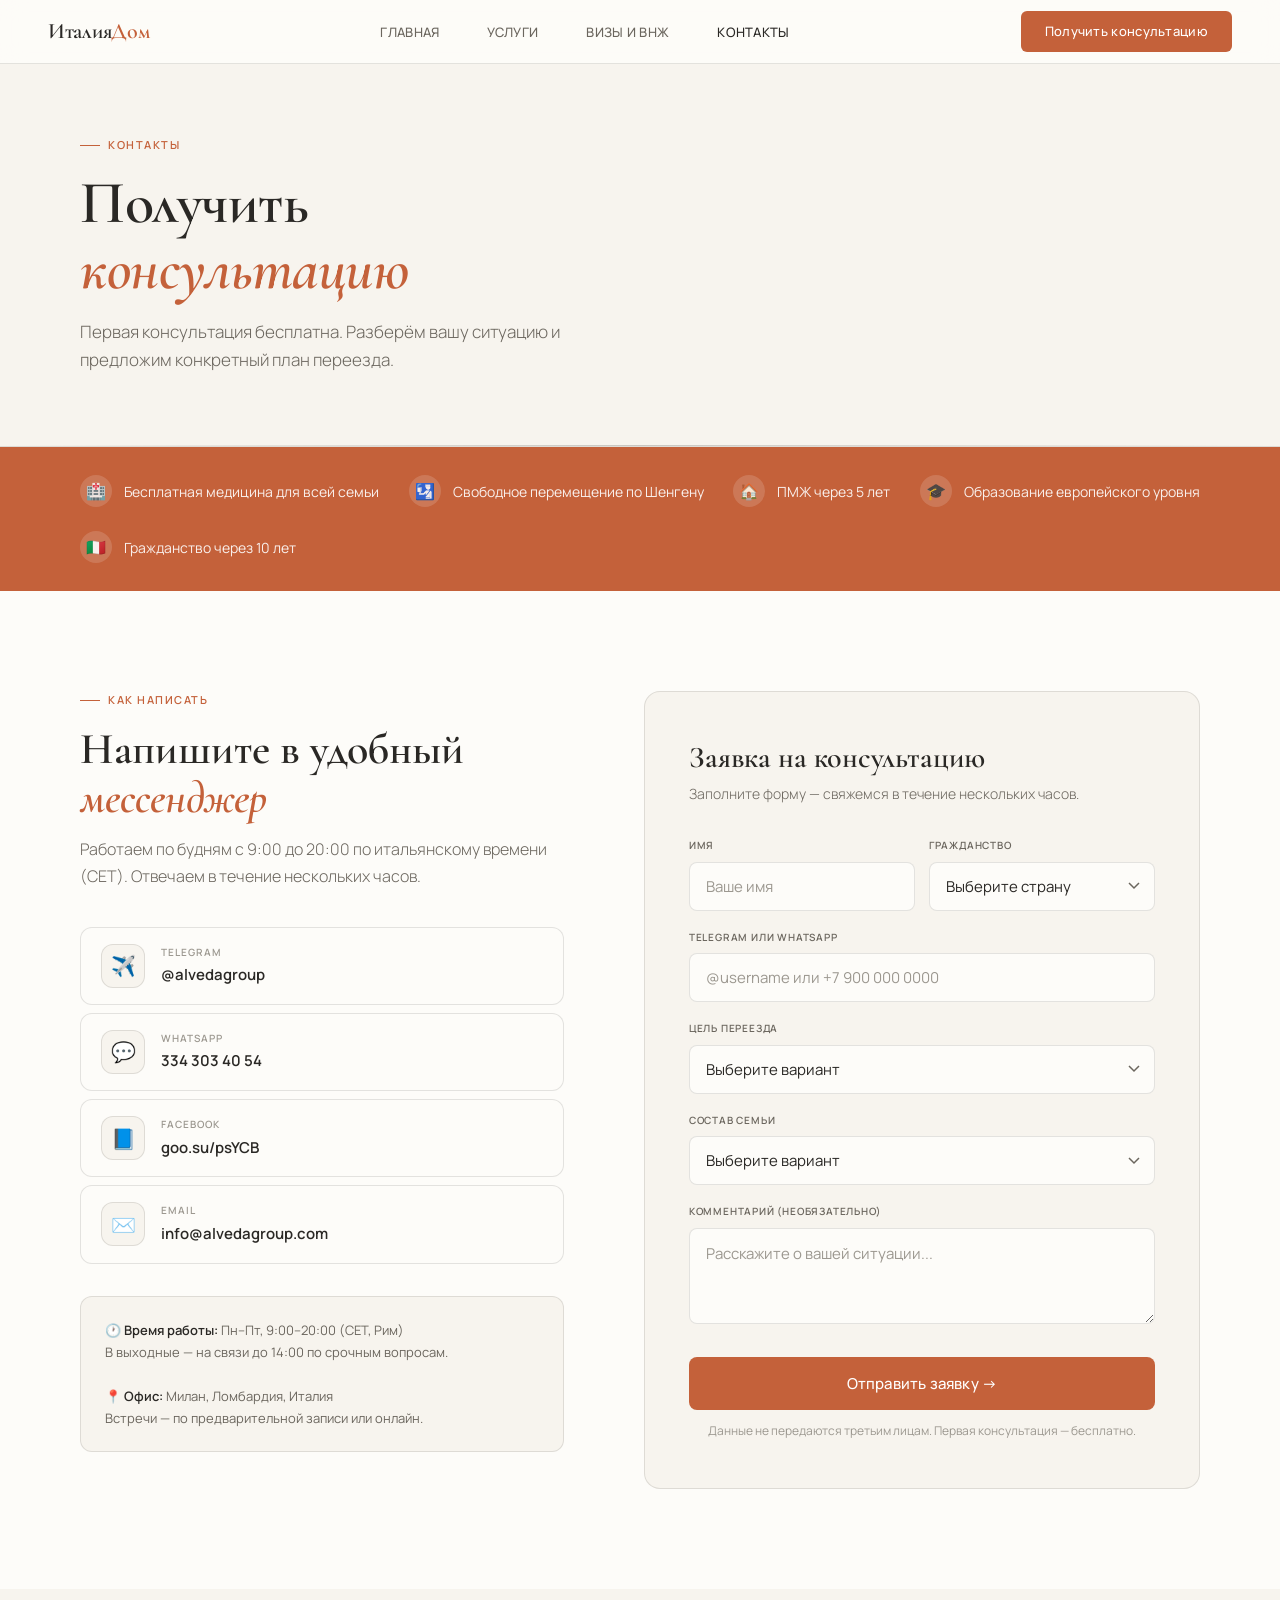
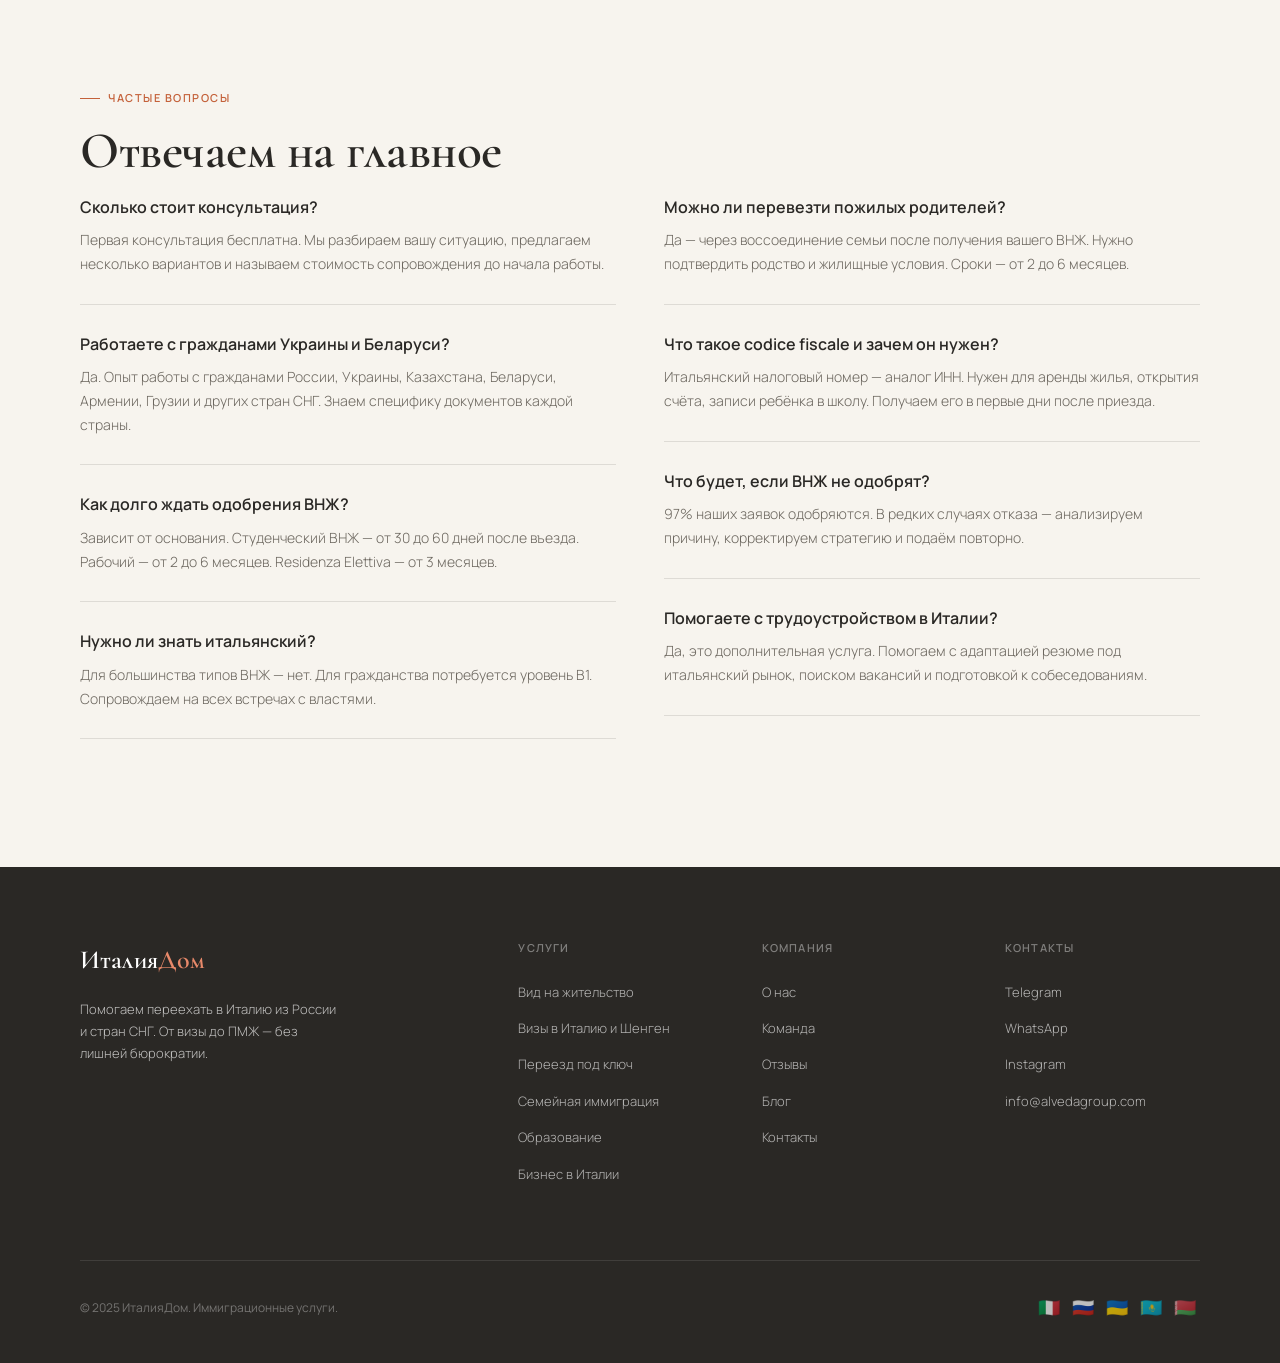
<file: contact.html>
﻿<!DOCTYPE html>
<html lang="ru">
<head>
<meta charset="UTF-8">
<meta name="viewport" content="width=device-width, initial-scale=1.0">
<title>Консультация по переезду в Италию — бесплатно | ИталияДом</title>
<meta name="description" content="Получите бесплатную консультацию по переезду в Италию. Работаем с гражданами России, Украины, Казахстана и СНГ. Telegram: @alvedagroup, WhatsApp: +39 334 303 40 54. Офис в Милане.">
<meta name="keywords" content="консультация переезд Италия, иммиграция Италия контакты, ВНЖ Италия консультация, переезд в Италию из России бесплатно">
<meta name="robots" content="index, follow">
<link rel="canonical" href="https://documentare.ru/contact.html">

<!-- Open Graph -->
<meta property="og:type" content="website">
<meta property="og:url" content="https://documentare.ru/contact.html">
<meta property="og:title" content="Консультация по переезду в Италию — бесплатно | ИталияДом">
<meta property="og:description" content="Получите бесплатную консультацию по переезду в Италию. Telegram, WhatsApp, Email. Офис в Милане.">
<meta property="og:image" content="https://documentare.ru/og-image.jpg">
<meta property="og:locale" content="ru_RU">
<meta property="og:site_name" content="ИталияДом">

<!-- Twitter Card -->
<meta name="twitter:card" content="summary_large_image">
<meta name="twitter:title" content="Консультация по переезду в Италию — бесплатно | ИталияДом">
<meta name="twitter:description" content="Получите бесплатную консультацию по переезду в Италию. Telegram, WhatsApp, Email. Офис в Милане.">
<meta name="twitter:image" content="https://documentare.ru/og-image.jpg">

<!-- Structured Data: LocalBusiness + ContactPage -->
<script type="application/ld+json">
{
  "@context": "https://schema.org",
  "@type": "LocalBusiness",
  "name": "ИталияДом",
  "url": "https://documentare.ru",
  "telephone": "+393343034054",
  "email": "info@alvedagroup.com",
  "address": {
    "@type": "PostalAddress",
    "addressLocality": "Милан",
    "addressRegion": "Ломбардия",
    "addressCountry": "IT"
  },
  "openingHoursSpecification": [
    {
      "@type": "OpeningHoursSpecification",
      "dayOfWeek": ["Monday","Tuesday","Wednesday","Thursday","Friday"],
      "opens": "09:00",
      "closes": "20:00"
    }
  ],
  "priceRange": "Первая консультация бесплатно"
}
</script>

<script type="application/ld+json">
{
  "@context": "https://schema.org",
  "@type": "FAQPage",
  "mainEntity": [
    {
      "@type": "Question",
      "name": "Сколько стоит консультация по иммиграции в Италию?",
      "acceptedAnswer": {"@type": "Answer", "text": "Первая консультация бесплатна. Мы разбираем вашу ситуацию, предлагаем несколько вариантов и называем стоимость сопровождения до начала работы."}
    },
    {
      "@type": "Question",
      "name": "Как связаться с ИталияДом?",
      "acceptedAnswer": {"@type": "Answer", "text": "Пишите в Telegram @alvedagroup, WhatsApp +39 334 303 40 54 или на email info@alvedagroup.com. Работаем пн–пт с 9:00 до 20:00 (CET, Рим)."}
    },
    {
      "@type": "Question",
      "name": "Где находится офис ИталияДом?",
      "acceptedAnswer": {"@type": "Answer", "text": "Офис расположен в Милане, Ломбардия, Италия. Встречи проводятся по предварительной записи или онлайн."}
    }
  ]
}
</script>

<link href="https://fonts.googleapis.com/css2?family=Cormorant+Garamond:ital,wght@0,400;0,600;1,400&family=Manrope:wght@300;400;500;600&display=swap" rel="stylesheet">
<link rel="stylesheet" href="style.css">
<style>
  /* ── CONTACT LAYOUT ── */
  .contact-section {
    background: var(--warm-white);
  }
  .contact-wrap {
    display: grid;
    grid-template-columns: 1fr 1.15fr;
    gap: 80px;
    align-items: start;
  }

  /* LEFT COLUMN */
  .contact-left-title {
    font-family: var(--font-serif);
    font-size: clamp(28px, 3.5vw, 44px);
    font-weight: 600;
    color: var(--charcoal);
    margin-bottom: 14px;
    line-height: 1.1;
  }
  .contact-left-sub {
    font-size: 16px;
    color: var(--stone);
    font-weight: 300;
    line-height: 1.7;
    margin-bottom: 36px;
  }
  .contact-channels {
    display: flex;
    flex-direction: column;
    gap: 8px;
    margin-bottom: 32px;
  }
  .cc-item {
    display: flex;
    align-items: center;
    gap: 16px;
    padding: 16px 20px;
    border-radius: 12px;
    text-decoration: none;
    transition: background 0.2s, transform 0.2s;
    border: 0.5px solid var(--border);
    background: var(--warm-white);
  }
  .cc-item:hover {
    background: var(--cream);
    transform: translateX(4px);
  }
  .cc-icon {
    width: 44px;
    height: 44px;
    border-radius: 12px;
    background: var(--cream);
    display: flex;
    align-items: center;
    justify-content: center;
    font-size: 20px;
    flex-shrink: 0;
    border: 0.5px solid var(--border);
  }
  .cc-label {
    font-size: 10px;
    color: var(--stone-light);
    font-weight: 600;
    letter-spacing: 1px;
    text-transform: uppercase;
    margin-bottom: 3px;
  }
  .cc-value {
    font-size: 15px;
    font-weight: 600;
    color: var(--charcoal);
  }
  .contact-note {
    background: var(--cream);
    border-radius: 12px;
    padding: 22px 24px;
    font-size: 13px;
    color: var(--stone);
    line-height: 1.7;
    border: 0.5px solid var(--border);
  }
  .contact-note strong {
    color: var(--charcoal);
    font-weight: 600;
  }

  /* RIGHT COLUMN — FORM */
  .contact-form {
    background: var(--cream);
    border-radius: 16px;
    padding: 48px 44px;
    border: 0.5px solid var(--border);
  }
  .form-title {
    font-family: var(--font-serif);
    font-size: 30px;
    font-weight: 600;
    color: var(--charcoal);
    margin-bottom: 6px;
    line-height: 1.2;
  }
  .form-sub {
    font-size: 14px;
    color: var(--stone);
    margin-bottom: 32px;
    font-weight: 300;
  }
  .form-group { margin-bottom: 18px; }
  .form-row {
    display: grid;
    grid-template-columns: 1fr 1fr;
    gap: 14px;
  }
  .form-label {
    display: block;
    font-size: 10px;
    font-weight: 600;
    color: var(--stone);
    letter-spacing: 0.8px;
    text-transform: uppercase;
    margin-bottom: 8px;
  }
  .form-input,
  .form-select,
  .form-textarea {
    width: 100%;
    background: var(--warm-white);
    border: 1px solid var(--border);
    border-radius: 8px;
    padding: 13px 16px;
    font-family: var(--font-sans);
    font-size: 15px;
    color: var(--charcoal);
    transition: border-color 0.2s, box-shadow 0.2s;
    outline: none;
  }
  .form-input:focus,
  .form-select:focus,
  .form-textarea:focus {
    border-color: var(--terracotta);
    box-shadow: 0 0 0 3px rgba(196,97,58,0.08);
  }
  .form-input::placeholder,
  .form-textarea::placeholder { color: var(--stone-light); }
  .form-select {
    cursor: pointer;
    appearance: none;
    background-image: url("data:image/svg+xml,%3Csvg xmlns='http://www.w3.org/2000/svg' width='12' height='8'%3E%3Cpath d='M1 1l5 5 5-5' stroke='%236B665E' stroke-width='1.5' fill='none'/%3E%3C/svg%3E");
    background-repeat: no-repeat;
    background-position: right 14px center;
  }
  .form-textarea {
    resize: vertical;
    min-height: 96px;
    line-height: 1.6;
  }
  .form-submit {
    width: 100%;
    padding: 16px;
    background: var(--terracotta);
    color: #fff;
    border: none;
    border-radius: 8px;
    font-family: var(--font-sans);
    font-size: 15px;
    font-weight: 500;
    cursor: pointer;
    transition: background 0.2s, transform 0.15s;
    margin-top: 8px;
    letter-spacing: 0.2px;
  }
  .form-submit:hover {
    background: var(--terracotta-dark);
    transform: translateY(-1px);
  }
  .form-footnote {
    font-size: 12px;
    color: var(--stone-light);
    text-align: center;
    margin-top: 12px;
    line-height: 1.5;
  }

  /* Success state */
  .form-success {
    display: none;
    text-align: center;
    padding: 56px 20px;
  }
  .form-success-icon { font-size: 56px; margin-bottom: 16px; }
  .form-success-title {
    font-family: var(--font-serif);
    font-size: 32px;
    font-weight: 600;
    color: var(--charcoal);
    margin-bottom: 10px;
  }
  .form-success-sub {
    font-size: 15px;
    color: var(--stone);
    font-weight: 300;
    line-height: 1.6;
  }

  /* ── RESPONSIVE ── */
  @media (max-width: 1100px) {
    .contact-wrap {
      grid-template-columns: 1fr;
      gap: 40px;
    }
    .form-row { grid-template-columns: 1fr; }
    .contact-form { padding: 36px 32px; }
  }
  @media (max-width: 640px) {
    .contact-form { padding: 28px 20px; }
    .contact-left-title { font-size: 28px; }
  }
</style>
</head>
<body>

<nav id="nav"></nav>
<div class="mobile-menu" id="mobile-menu"></div>

<!-- PAGE HERO -->
<div class="page-hero">
  <div class="section-tag fade-up">Контакты</div>
  <h1 class="section-title fade-up delay-1">Получить<br><em>консультацию</em></h1>
  <p class="section-sub fade-up delay-2">Первая консультация бесплатна. Разберём вашу ситуацию и предложим конкретный план переезда.</p>
</div>

<!-- BENEFITS STRIP -->
<div class="benefits-strip">
  <div class="benefit-item"><div class="benefit-icon">🏥</div>Бесплатная медицина для всей семьи</div>
  <div class="benefit-item"><div class="benefit-icon">🛂</div>Свободное перемещение по Шенгену</div>
  <div class="benefit-item"><div class="benefit-icon">🏠</div>ПМЖ через 5 лет</div>
  <div class="benefit-item"><div class="benefit-icon">🎓</div>Образование европейского уровня</div>
  <div class="benefit-item"><div class="benefit-icon">🇮🇹</div>Гражданство через 10 лет</div>
</div>

<!-- MAIN CONTACT SECTION -->
<section class="contact-section">
  <div class="contact-wrap">

    <!-- LEFT: channels + note -->
    <div>
      <div class="section-tag">Как написать</div>
      <h2 class="contact-left-title">Напишите в удобный<br><em style="font-family:var(--font-serif);font-style:italic;color:var(--terracotta);">мессенджер</em></h2>
      <p class="contact-left-sub">Работаем по будням с 9:00 до 20:00 по итальянскому времени (CET). Отвечаем в течение нескольких часов.</p>

      <div class="contact-channels">
        <a href="https://t.me/alvedagroup" class="cc-item">
          <div class="cc-icon">✈️</div>
          <div>
            <div class="cc-label">Telegram</div>
            <div class="cc-value">@alvedagroup</div>
          </div>
        </a>
        <a href="https://wa.me/393343034054" class="cc-item">
          <div class="cc-icon">💬</div>
          <div>
            <div class="cc-label">WhatsApp</div>
            <div class="cc-value">334 303 40 54</div>
          </div>
        </a>
        <a href="https://goo.su/psYCB" class="cc-item">
          <div class="cc-icon">📘</div>
          <div>
            <div class="cc-label">Facebook</div>
            <div class="cc-value">goo.su/psYCB</div>
          </div>
        </a>
        <a href="mailto:info@alvedagroup.com" class="cc-item">
          <div class="cc-icon">✉️</div>
          <div>
            <div class="cc-label">Email</div>
            <div class="cc-value">info@alvedagroup.com</div>
          </div>
        </a>
      </div>

      <div class="contact-note">
        <strong>🕐 Время работы:</strong> Пн–Пт, 9:00–20:00 (CET, Рим)<br>
        В выходные — на связи до 14:00 по срочным вопросам.<br><br>
        <strong>📍 Офис:</strong> Милан, Ломбардия, Италия<br>
        Встречи — по предварительной записи или онлайн.
      </div>
    </div>

    <!-- RIGHT: form -->
    <div class="contact-form" id="formWrap">

      <div id="formInner">
        <div class="form-title">Заявка на консультацию</div>
        <p class="form-sub">Заполните форму — свяжемся в течение нескольких часов.</p>

        <!-- Form-level error -->
        <div id="formError" style="display:none; color:var(--terracotta); font-size:14px; margin-bottom:16px; padding:12px 16px; background:#fdf2f0; border-radius:8px; border:1px solid #f5c6bc;"></div>

        <form id="contactForm">
          <div class="form-row">
            <div class="form-group">
              <label class="form-label" for="fname">Имя</label>
              <input type="text" class="form-input" placeholder="Ваше имя" id="fname" name="name" required>
            </div>
            <div class="form-group">
              <label class="form-label" for="citizenship">Гражданство</label>
              <select class="form-select" id="citizenship" name="citizenship">
                <option value="">Выберите страну</option>
                <option>Россия</option>
                <option>Украина</option>
                <option>Казахстан</option>
                <option>Беларусь</option>
                <option>Армения</option>
                <option>Грузия</option>
                <option>Другая страна СНГ</option>
              </select>
            </div>
          </div>
          <div class="form-group">
            <label class="form-label" for="messenger">Telegram или WhatsApp</label>
            <input type="text" class="form-input" placeholder="@username или +7 900 000 0000" id="messenger" name="messenger" required>
          </div>
          <div class="form-group">
            <label class="form-label" for="goal">Цель переезда</label>
            <select class="form-select" id="goal" name="goal">
              <option value="">Выберите вариант</option>
              <option>Работа (наёмный труд)</option>
              <option>Бизнес / самозанятость</option>
              <option>Учёба</option>
              <option>Финансовая независимость</option>
              <option>Воссоединение семьи</option>
              <option>Лечение</option>
              <option>Ещё не определился</option>
            </select>
          </div>
          <div class="form-group">
            <label class="form-label" for="family">Состав семьи</label>
            <select class="form-select" id="family" name="family">
              <option value="">Выберите вариант</option>
              <option>Один</option>
              <option>С супругом / супругой</option>
              <option>С детьми</option>
              <option>Полная семья</option>
            </select>
          </div>
          <div class="form-group">
            <label class="form-label" for="comment">Комментарий (необязательно)</label>
            <textarea class="form-textarea" placeholder="Расскажите о вашей ситуации..." id="comment" name="comment"></textarea>
          </div>
          <button type="submit" class="form-submit" id="submitBtn">Отправить заявку →</button>
          <p class="form-footnote">Данные не передаются третьим лицам. Первая консультация — бесплатно.</p>
        </form>
      </div>

      <!-- Success screen -->
      <div class="form-success" id="formSuccess" style="display:none;">
        <div class="form-success-icon">🇮🇹</div>
        <div class="form-success-title">Заявка получена!</div>
        <p class="form-success-sub">Свяжемся с вами в течение нескольких часов по указанному мессенджеру.</p>
      </div>

    </div>

  </div>
</section>

<!-- FAQ -->
<section class="faq" style="background:var(--cream);">
  <div class="section-tag">Частые вопросы</div>
  <h2 class="section-title">Отвечаем на главное</h2>
  <div class="faq-grid">
    <div>
      <div class="faq-item">
        <div class="faq-q">Сколько стоит консультация?</div>
        <p class="faq-a">Первая консультация бесплатна. Мы разбираем вашу ситуацию, предлагаем несколько вариантов и называем стоимость сопровождения до начала работы.</p>
      </div>
      <div class="faq-item">
        <div class="faq-q">Работаете с гражданами Украины и Беларуси?</div>
        <p class="faq-a">Да. Опыт работы с гражданами России, Украины, Казахстана, Беларуси, Армении, Грузии и других стран СНГ. Знаем специфику документов каждой страны.</p>
      </div>
      <div class="faq-item">
        <div class="faq-q">Как долго ждать одобрения ВНЖ?</div>
        <p class="faq-a">Зависит от основания. Студенческий ВНЖ — от 30 до 60 дней после въезда. Рабочий — от 2 до 6 месяцев. Residenza Elettiva — от 3 месяцев.</p>
      </div>
      <div class="faq-item">
        <div class="faq-q">Нужно ли знать итальянский?</div>
        <p class="faq-a">Для большинства типов ВНЖ — нет. Для гражданства потребуется уровень B1. Сопровождаем на всех встречах с властями.</p>
      </div>
    </div>
    <div>
      <div class="faq-item">
        <div class="faq-q">Можно ли перевезти пожилых родителей?</div>
        <p class="faq-a">Да — через воссоединение семьи после получения вашего ВНЖ. Нужно подтвердить родство и жилищные условия. Сроки — от 2 до 6 месяцев.</p>
      </div>
      <div class="faq-item">
        <div class="faq-q">Что такое codice fiscale и зачем он нужен?</div>
        <p class="faq-a">Итальянский налоговый номер — аналог ИНН. Нужен для аренды жилья, открытия счёта, записи ребёнка в школу. Получаем его в первые дни после приезда.</p>
      </div>
      <div class="faq-item">
        <div class="faq-q">Что будет, если ВНЖ не одобрят?</div>
        <p class="faq-a">97% наших заявок одобряются. В редких случаях отказа — анализируем причину, корректируем стратегию и подаём повторно.</p>
      </div>
      <div class="faq-item">
        <div class="faq-q">Помогаете с трудоустройством в Италии?</div>
        <p class="faq-a">Да, это дополнительная услуга. Помогаем с адаптацией резюме под итальянский рынок, поиском вакансий и подготовкой к собеседованиям.</p>
      </div>
    </div>
  </div>
</section>

<footer id="footer"></footer>
<script src="components.js"></script>
<script>
  initPage('contact');

  document.getElementById('contactForm').addEventListener('submit', async function (e) {
    e.preventDefault();

    const name      = document.getElementById('fname').value.trim();
    const messenger = document.getElementById('messenger').value.trim();
    const errorBox  = document.getElementById('formError');

    errorBox.style.display = 'none';

    if (!name || !messenger) {
      errorBox.textContent = 'Укажите имя и мессенджер для связи.';
      errorBox.style.display = 'block';
      return;
    }

    const btn = document.getElementById('submitBtn');
    btn.textContent = 'Отправляем…';
    btn.disabled = true;

    try {
      const response = await fetch('https://formspree.io/f/mzdojqkg', {
        method: 'POST',
        body: new FormData(this),
        headers: { 'Accept': 'application/json' }
      });

      if (response.ok) {
        document.getElementById('formInner').style.display = 'none';
        document.getElementById('formSuccess').style.display = 'block';
      } else {
        const data = await response.json();
        const msg = data.errors ? data.errors.map(err => err.message).join(', ') : 'Ошибка отправки.';
        errorBox.textContent = msg;
        errorBox.style.display = 'block';
        btn.textContent = 'Отправить заявку →';
        btn.disabled = false;
      }
    } catch (err) {
      errorBox.textContent = 'Ошибка сети. Напишите нам напрямую в Telegram или WhatsApp.';
      errorBox.style.display = 'block';
      btn.textContent = 'Отправить заявку →';
      btn.disabled = false;
    }
  });
</script>
</body>
</html>
</file>
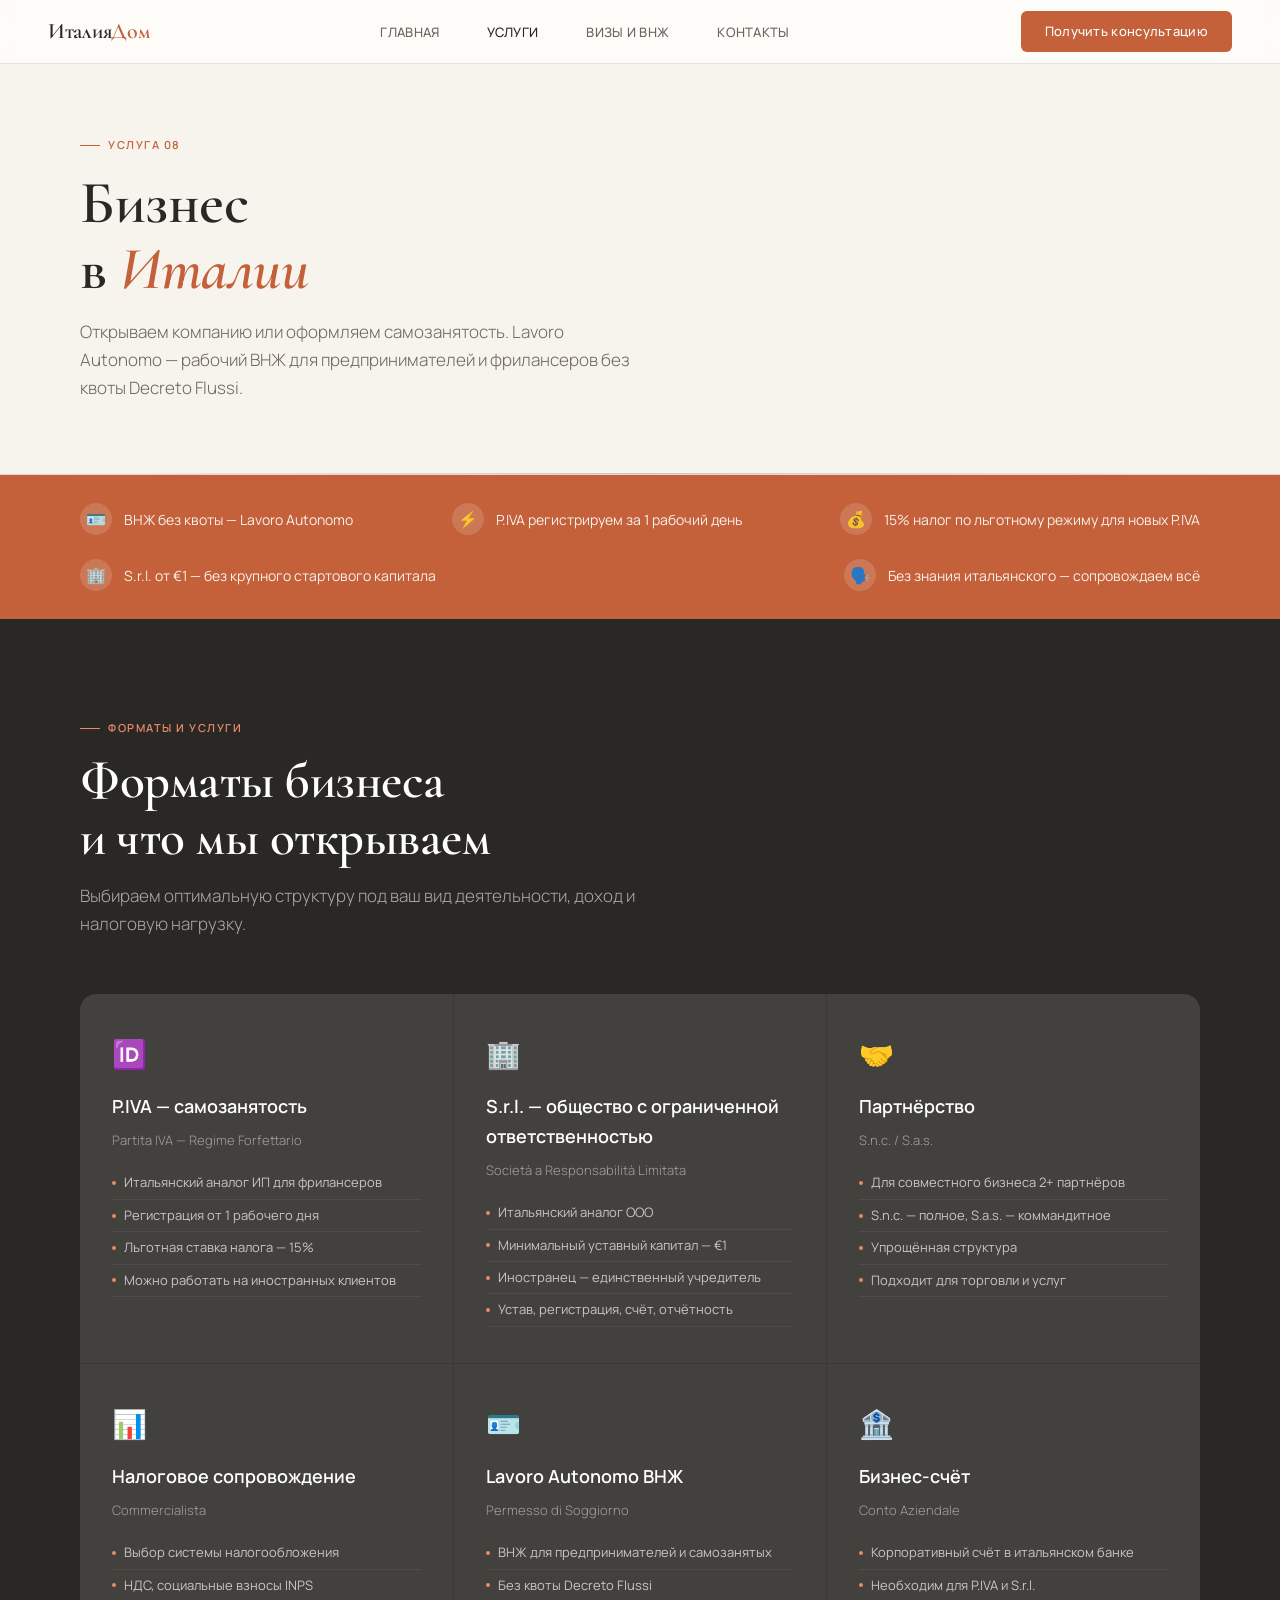
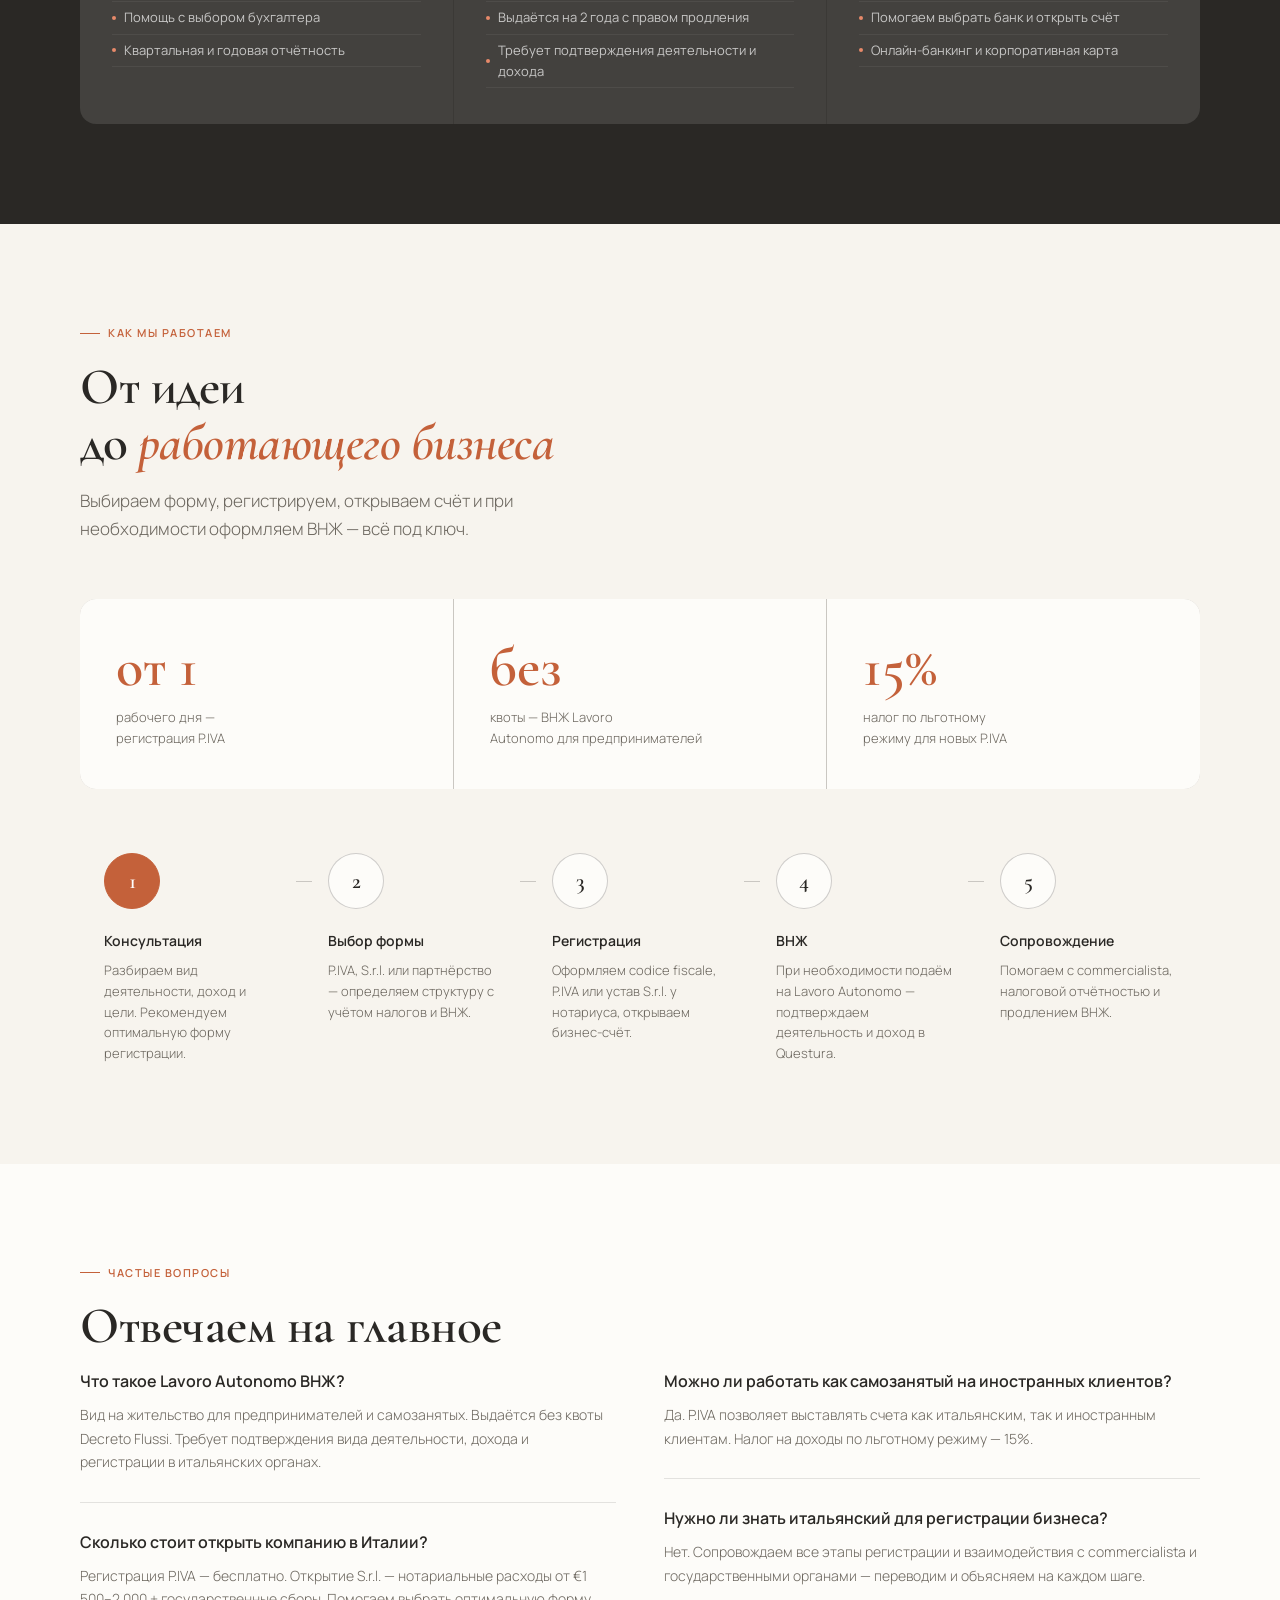
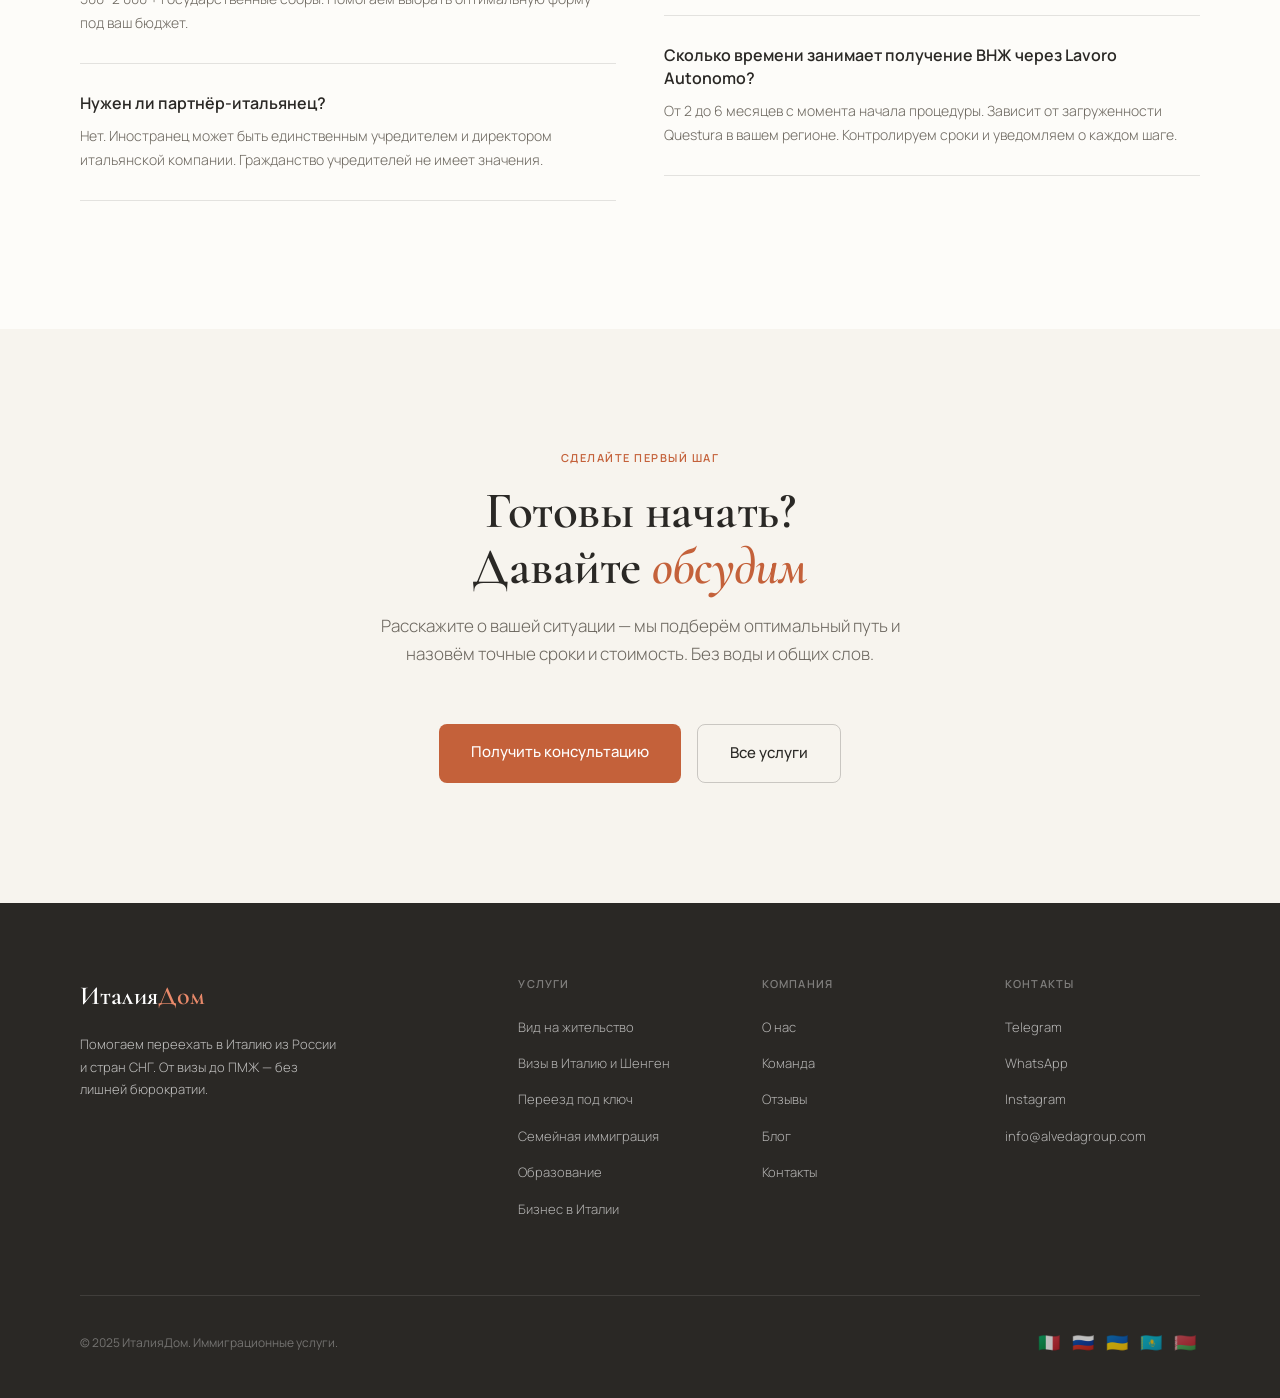
<file: service-business.html>
﻿<!DOCTYPE html>
<html lang="ru">
<head>
<meta charset="UTF-8">
<meta name="viewport" content="width=device-width, initial-scale=1.0">
<title>Открытие бизнеса в Италии — компания, ВНЖ для предпринимателей | ИталияДом</title>
<meta name="description" content="Помогаем открыть компанию или зарегистрироваться как самозанятый в Италии. Lavoro Autonomo — ВНЖ без квоты для предпринимателей и фрилансеров. Консультации по налогам.">
<meta name="robots" content="index, follow">
<link rel="canonical" href="https://documentare.ru/service-business.html">
<meta property="og:type" content="website">
<meta property="og:url" content="https://documentare.ru/service-business.html">
<meta property="og:title" content="Открытие бизнеса в Италии — компания, ВНЖ для предпринимателей | ИталияДом">
<meta property="og:description" content="Помогаем открыть компанию или зарегистрироваться как самозанятый в Италии. Lavoro Autonomo — ВНЖ без квоты для предпринимателей и фрилансеров. Консультации по налогам.">
<meta property="og:image" content="https://documentare.ru/og-image.jpg">
<meta property="og:locale" content="ru_RU">
<meta property="og:site_name" content="ИталияДом">
<script type="application/ld+json">
{
  "@context": "https://schema.org",
  "@type": "Service",
  "name": "Бизнес в Италии",
  "provider": {"@type": "ProfessionalService", "name": "ИталияДом", "url": "https://documentare.ru"},
  "description": "Помогаем открыть компанию или зарегистрироваться как самозанятый в Италии. Lavoro Autonomo — ВНЖ без квоты для предпринимателей и фрилансеров. Консультации по налогам.",
  "areaServed": "IT",
  "url": "https://documentare.ru/service-business.html"
}
</script>
<script type="application/ld+json">
{
  "@context": "https://schema.org",
  "@type": "FAQPage",
  "mainEntity": [
    {"@type":"Question","name":"Что такое Lavoro Autonomo в Италии?","acceptedAnswer":{"@type":"Answer","text":"Статус самозанятого или предпринимателя. Даёт право на ВНЖ без квоты Decreto Flussi."}},
    {"@type":"Question","name":"Как открыть компанию в Италии иностранцу?","acceptedAnswer":{"@type":"Answer","text":"Через нотариуса. Минимальный капитал S.r.l. — €1. Иностранец может быть единственным учредителем."}},
    {"@type":"Question","name":"Можно ли получить ВНЖ через открытие бизнеса в Италии?","acceptedAnswer":{"@type":"Answer","text":"Да. Lavoro Autonomo позволяет получить рабочий ВНЖ предпринимателям и самозанятым без квоты."}}
  ]
}
</script>
<link href="https://fonts.googleapis.com/css2?family=Cormorant+Garamond:ital,wght@0,400;0,600;1,400&family=Manrope:wght@300;400;500;600&display=swap" rel="stylesheet">
<link rel="stylesheet" href="style.css">
</head>
<body>
<nav id="nav"></nav>
<div class="mobile-menu" id="mobile-menu"></div>

<div class="page-hero">
  <div class="section-tag fade-up">Услуга 08</div>
  <h1 class="section-title fade-up delay-1">Бизнес<br>в <em>Италии</em></h1>
  <p class="section-sub fade-up delay-2">Открываем компанию или оформляем самозанятость. Lavoro Autonomo — рабочий ВНЖ для предпринимателей и фрилансеров без квоты Decreto Flussi.</p>
</div>

<div class="benefits-strip">
  <div class="benefit-item"><div class="benefit-icon">🪪</div>ВНЖ без квоты — Lavoro Autonomo</div>
  <div class="benefit-item"><div class="benefit-icon">⚡</div>P.IVA регистрируем за 1 рабочий день</div>
  <div class="benefit-item"><div class="benefit-icon">💰</div>15% налог по льготному режиму для новых P.IVA</div>
  <div class="benefit-item"><div class="benefit-icon">🏢</div>S.r.l. от €1 — без крупного стартового капитала</div>
  <div class="benefit-item"><div class="benefit-icon">🗣️</div>Без знания итальянского — сопровождаем всё</div>
</div>

<section class="visas">
  <div class="section-tag">Форматы и услуги</div>
  <h2 class="section-title">Форматы бизнеса<br>и что мы открываем</h2>
  <p class="section-sub">Выбираем оптимальную структуру под ваш вид деятельности, доход и налоговую нагрузку.</p>
  <div class="visa-grid">
    <div class="visa-card">
      <div class="visa-flag">🆔</div>
      <div class="visa-name">P.IVA — самозанятость</div>
      <div class="visa-sub">Partita IVA — Regime Forfettario</div>
      <ul class="visa-features">
        <li>Итальянский аналог ИП для фрилансеров</li>
        <li>Регистрация от 1 рабочего дня</li>
        <li>Льготная ставка налога — 15%</li>
        <li>Можно работать на иностранных клиентов</li>
      </ul>
    </div>
    <div class="visa-card">
      <div class="visa-flag">🏢</div>
      <div class="visa-name">S.r.l. — общество с ограниченной ответственностью</div>
      <div class="visa-sub">Società a Responsabilità Limitata</div>
      <ul class="visa-features">
        <li>Итальянский аналог ООО</li>
        <li>Минимальный уставный капитал — €1</li>
        <li>Иностранец — единственный учредитель</li>
        <li>Устав, регистрация, счёт, отчётность</li>
      </ul>
    </div>
    <div class="visa-card">
      <div class="visa-flag">🤝</div>
      <div class="visa-name">Партнёрство</div>
      <div class="visa-sub">S.n.c. / S.a.s.</div>
      <ul class="visa-features">
        <li>Для совместного бизнеса 2+ партнёров</li>
        <li>S.n.c. — полное, S.a.s. — коммандитное</li>
        <li>Упрощённая структура</li>
        <li>Подходит для торговли и услуг</li>
      </ul>
    </div>
    <div class="visa-card">
      <div class="visa-flag">📊</div>
      <div class="visa-name">Налоговое сопровождение</div>
      <div class="visa-sub">Commercialista</div>
      <ul class="visa-features">
        <li>Выбор системы налогообложения</li>
        <li>НДС, социальные взносы INPS</li>
        <li>Помощь с выбором бухгалтера</li>
        <li>Квартальная и годовая отчётность</li>
      </ul>
    </div>
    <div class="visa-card">
      <div class="visa-flag">🪪</div>
      <div class="visa-name">Lavoro Autonomo ВНЖ</div>
      <div class="visa-sub">Permesso di Soggiorno</div>
      <ul class="visa-features">
        <li>ВНЖ для предпринимателей и самозанятых</li>
        <li>Без квоты Decreto Flussi</li>
        <li>Выдаётся на 2 года с правом продления</li>
        <li>Требует подтверждения деятельности и дохода</li>
      </ul>
    </div>
    <div class="visa-card">
      <div class="visa-flag">🏦</div>
      <div class="visa-name">Бизнес-счёт</div>
      <div class="visa-sub">Conto Aziendale</div>
      <ul class="visa-features">
        <li>Корпоративный счёт в итальянском банке</li>
        <li>Необходим для P.IVA и S.r.l.</li>
        <li>Помогаем выбрать банк и открыть счёт</li>
        <li>Онлайн-банкинг и корпоративная карта</li>
      </ul>
    </div>
  </div>
</section>

<section class="process">
  <div class="section-tag">Как мы работаем</div>
  <h2 class="section-title">От идеи<br>до <em>работающего бизнеса</em></h2>
  <p class="section-sub">Выбираем форму, регистрируем, открываем счёт и при необходимости оформляем ВНЖ — всё под ключ.</p>
  <div class="stat-row">
    <div class="stat-item">
      <div class="stat-num">от 1</div>
      <div class="stat-label">рабочего дня —<br>регистрация P.IVA</div>
    </div>
    <div class="stat-item">
      <div class="stat-num">без</div>
      <div class="stat-label">квоты — ВНЖ Lavoro<br>Autonomo для предпринимателей</div>
    </div>
    <div class="stat-item">
      <div class="stat-num">15%</div>
      <div class="stat-label">налог по льготному<br>режиму для новых P.IVA</div>
    </div>
  </div>
  <div class="process-steps">
    <div class="process-step active">
      <div class="step-num">1</div>
      <div class="step-content"><div class="step-title">Консультация</div><p class="step-desc">Разбираем вид деятельности, доход и цели. Рекомендуем оптимальную форму регистрации.</p></div>
    </div>
    <div class="process-step">
      <div class="step-num">2</div>
      <div class="step-content"><div class="step-title">Выбор формы</div><p class="step-desc">P.IVA, S.r.l. или партнёрство — определяем структуру с учётом налогов и ВНЖ.</p></div>
    </div>
    <div class="process-step">
      <div class="step-num">3</div>
      <div class="step-content"><div class="step-title">Регистрация</div><p class="step-desc">Оформляем codice fiscale, P.IVA или устав S.r.l. у нотариуса, открываем бизнес-счёт.</p></div>
    </div>
    <div class="process-step">
      <div class="step-num">4</div>
      <div class="step-content"><div class="step-title">ВНЖ</div><p class="step-desc">При необходимости подаём на Lavoro Autonomo — подтверждаем деятельность и доход в Questura.</p></div>
    </div>
    <div class="process-step">
      <div class="step-num">5</div>
      <div class="step-content"><div class="step-title">Сопровождение</div><p class="step-desc">Помогаем с commercialista, налоговой отчётностью и продлением ВНЖ.</p></div>
    </div>
  </div>
</section>

<section class="faq">
  <div class="section-tag">Частые вопросы</div>
  <h2 class="section-title">Отвечаем на главное</h2>
  <div class="faq-grid">
    <div>
      <div class="faq-item"><div class="faq-q">Что такое Lavoro Autonomo ВНЖ?</div><p class="faq-a">Вид на жительство для предпринимателей и самозанятых. Выдаётся без квоты Decreto Flussi. Требует подтверждения вида деятельности, дохода и регистрации в итальянских органах.</p></div>
      <div class="faq-item"><div class="faq-q">Сколько стоит открыть компанию в Италии?</div><p class="faq-a">Регистрация P.IVA — бесплатно. Открытие S.r.l. — нотариальные расходы от €1 500–2 000 + государственные сборы. Помогаем выбрать оптимальную форму под ваш бюджет.</p></div>
      <div class="faq-item"><div class="faq-q">Нужен ли партнёр-итальянец?</div><p class="faq-a">Нет. Иностранец может быть единственным учредителем и директором итальянской компании. Гражданство учредителей не имеет значения.</p></div>
    </div>
    <div>
      <div class="faq-item"><div class="faq-q">Можно ли работать как самозанятый на иностранных клиентов?</div><p class="faq-a">Да. P.IVA позволяет выставлять счета как итальянским, так и иностранным клиентам. Налог на доходы по льготному режиму — 15%.</p></div>
      <div class="faq-item"><div class="faq-q">Нужно ли знать итальянский для регистрации бизнеса?</div><p class="faq-a">Нет. Сопровождаем все этапы регистрации и взаимодействия с commercialista и государственными органами — переводим и объясняем на каждом шаге.</p></div>
      <div class="faq-item"><div class="faq-q">Сколько времени занимает получение ВНЖ через Lavoro Autonomo?</div><p class="faq-a">От 2 до 6 месяцев с момента начала процедуры. Зависит от загруженности Questura в вашем регионе. Контролируем сроки и уведомляем о каждом шаге.</p></div>
    </div>
  </div>
</section>

<section class="cta-section">
  <div class="section-tag">Сделайте первый шаг</div>
  <h2 class="section-title">Готовы начать?<br>Давайте <em>обсудим</em></h2>
  <p class="section-sub">Расскажите о вашей ситуации — мы подберём оптимальный путь и назовём точные сроки и стоимость. Без воды и общих слов.</p>
  <div class="cta-actions">
    <a href="contact.html" class="btn-primary">Получить консультацию</a>
    <a href="services.html" class="btn-ghost">Все услуги</a>
  </div>
</section>

<footer id="footer"></footer>
<script src="components.js"></script>
<script>initPage('service-business');</script>
</body>
</html>
</file>
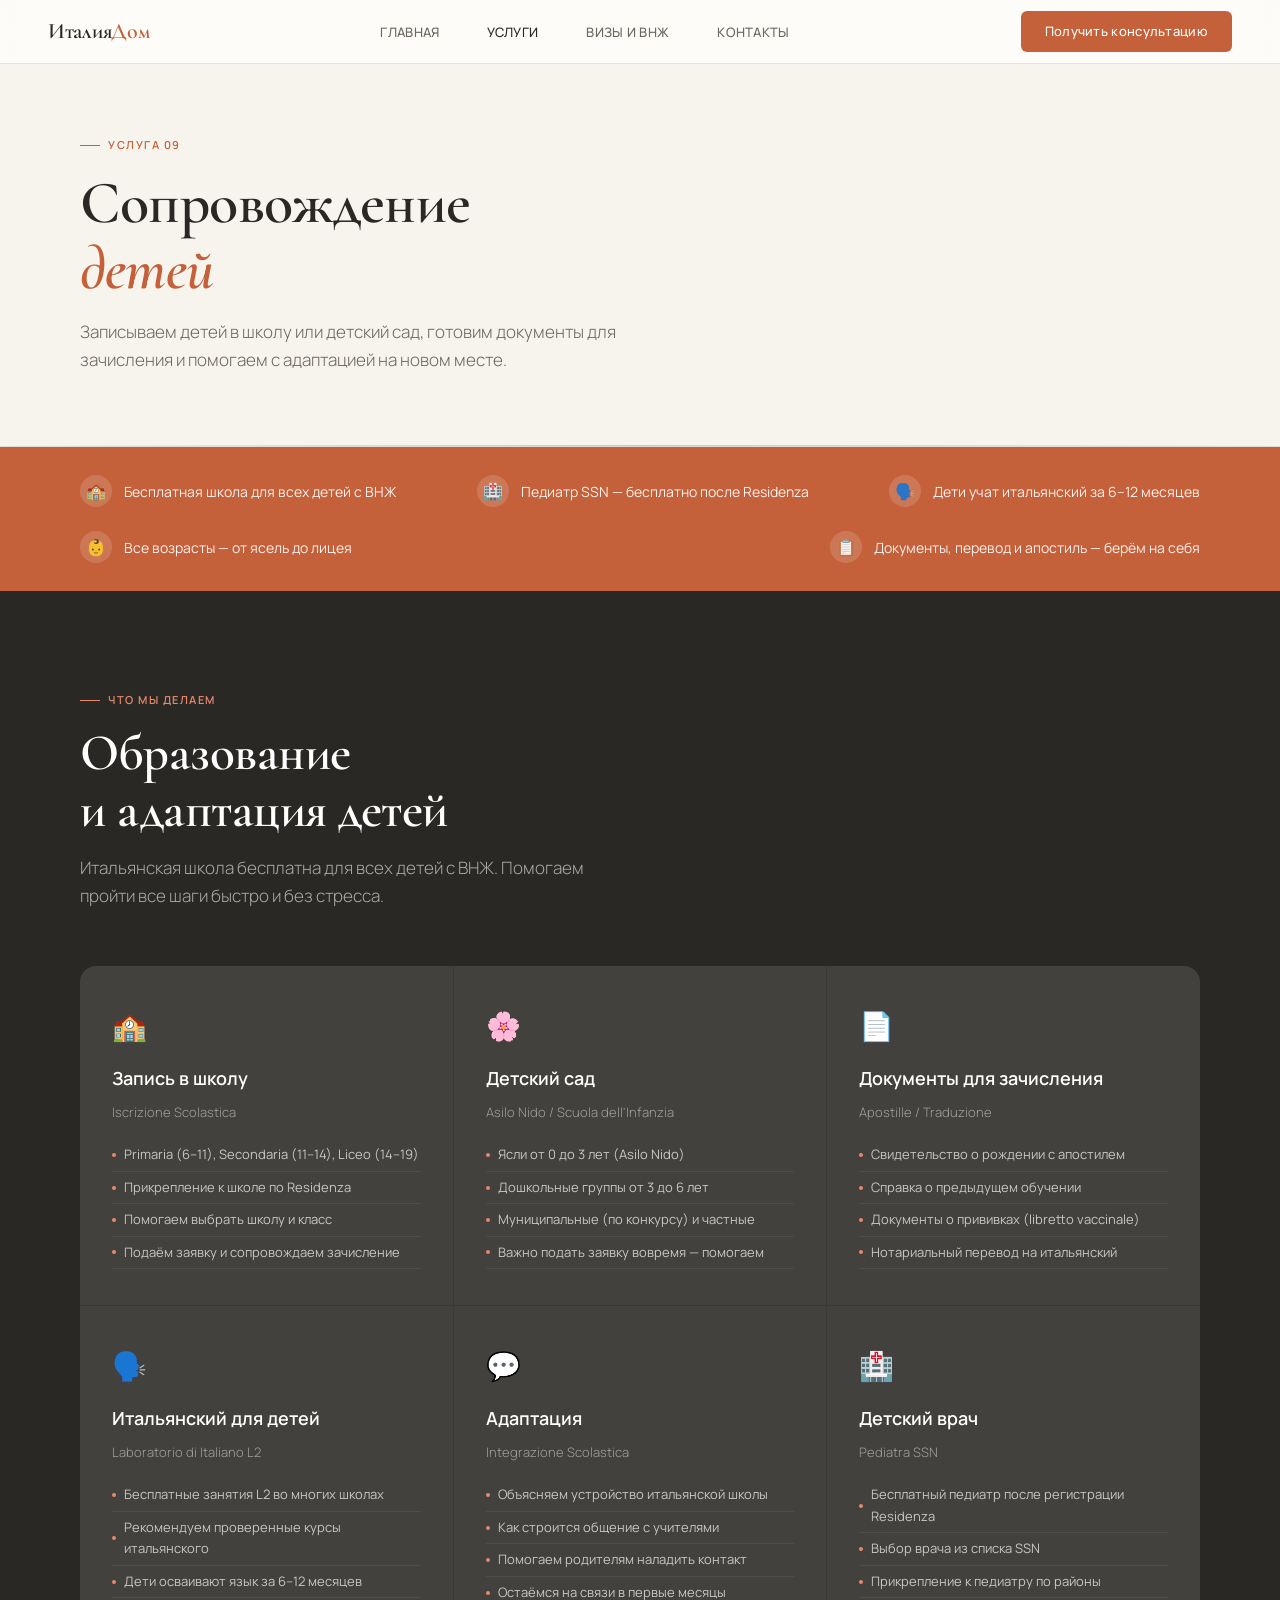
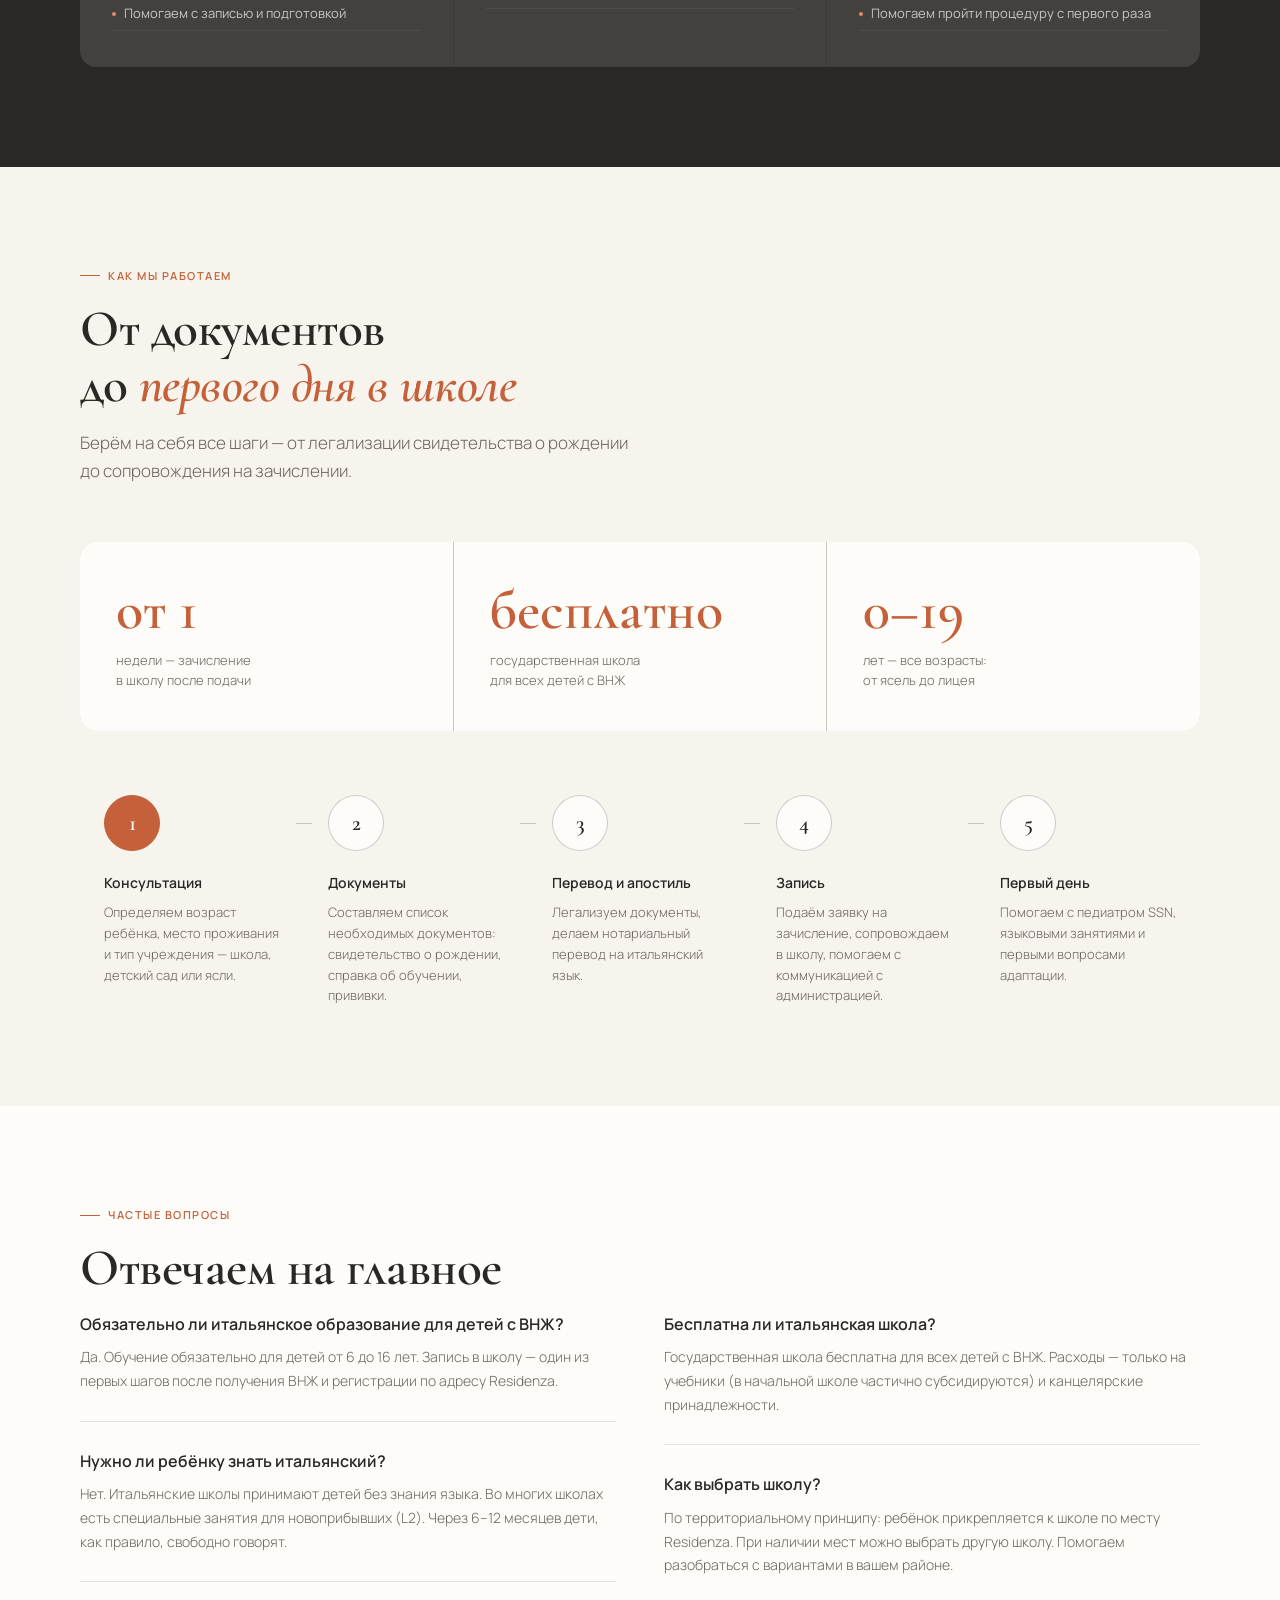
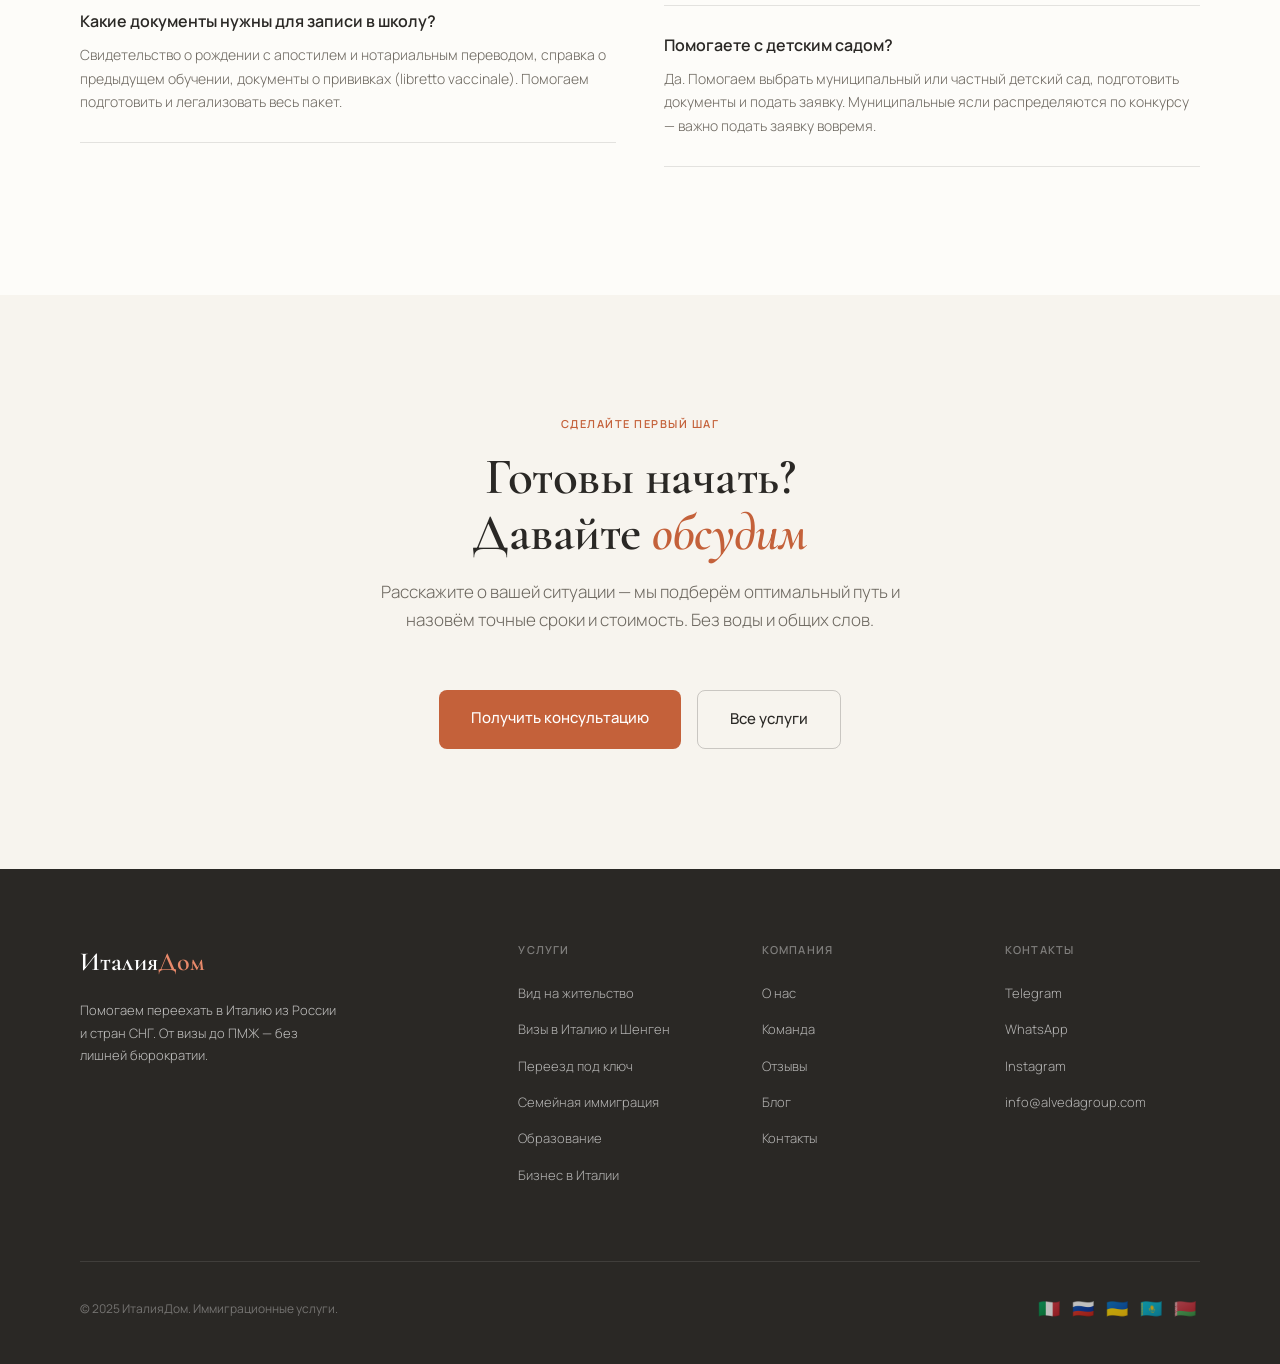
<file: service-children.html>
﻿<!DOCTYPE html>
<html lang="ru">
<head>
<meta charset="UTF-8">
<meta name="viewport" content="width=device-width, initial-scale=1.0">
<title>Запись детей в школу и детский сад в Италии | ИталияДом</title>
<meta name="description" content="Помогаем записать детей в итальянскую школу или детский сад. Подготовка документов для зачисления, помощь с адаптацией, языковые курсы для детей. Бесплатное образование для всех.">
<meta name="robots" content="index, follow">
<link rel="canonical" href="https://documentare.ru/service-children.html">
<meta property="og:type" content="website">
<meta property="og:url" content="https://documentare.ru/service-children.html">
<meta property="og:title" content="Запись детей в школу и детский сад в Италии | ИталияДом">
<meta property="og:description" content="Помогаем записать детей в итальянскую школу или детский сад. Подготовка документов для зачисления, помощь с адаптацией, языковые курсы для детей. Бесплатное образование для всех.">
<meta property="og:image" content="https://documentare.ru/og-image.jpg">
<meta property="og:locale" content="ru_RU">
<meta property="og:site_name" content="ИталияДом">
<script type="application/ld+json">
{
  "@context": "https://schema.org",
  "@type": "Service",
  "name": "Сопровождение детей",
  "provider": {"@type": "ProfessionalService", "name": "ИталияДом", "url": "https://documentare.ru"},
  "description": "Помогаем записать детей в итальянскую школу или детский сад. Подготовка документов для зачисления, помощь с адаптацией, языковые курсы для детей. Бесплатное образование для всех.",
  "areaServed": "IT",
  "url": "https://documentare.ru/service-children.html"
}
</script>
<script type="application/ld+json">
{
  "@context": "https://schema.org",
  "@type": "FAQPage",
  "mainEntity": [
    {"@type":"Question","name":"Как записать ребёнка в итальянскую школу?","acceptedAnswer":{"@type":"Answer","text":"Нужны свидетельство о рождении с апостилем и переводом, справка о предыдущем обучении и документы о прививках. Запись осуществляется в ближайшую школу по месту Residenza."}},
    {"@type":"Question","name":"Нужно ли ребёнку знать итальянский для поступления в школу?","acceptedAnswer":{"@type":"Answer","text":"Нет. Итальянские школы принимают всех детей. Во многих есть дополнительные занятия по итальянскому для новоприбывших."}},
    {"@type":"Question","name":"Бесплатна ли школа в Италии для детей иностранцев?","acceptedAnswer":{"@type":"Answer","text":"Да. Государственная школа бесплатна для всех детей с ВНЖ."}}
  ]
}
</script>
<link href="https://fonts.googleapis.com/css2?family=Cormorant+Garamond:ital,wght@0,400;0,600;1,400&family=Manrope:wght@300;400;500;600&display=swap" rel="stylesheet">
<link rel="stylesheet" href="style.css">
</head>
<body>
<nav id="nav"></nav>
<div class="mobile-menu" id="mobile-menu"></div>

<div class="page-hero">
  <div class="section-tag fade-up">Услуга 09</div>
  <h1 class="section-title fade-up delay-1">Сопровождение<br><em>детей</em></h1>
  <p class="section-sub fade-up delay-2">Записываем детей в школу или детский сад, готовим документы для зачисления и помогаем с адаптацией на новом месте.</p>
</div>

<div class="benefits-strip">
  <div class="benefit-item"><div class="benefit-icon">🏫</div>Бесплатная школа для всех детей с ВНЖ</div>
  <div class="benefit-item"><div class="benefit-icon">🏥</div>Педиатр SSN — бесплатно после Residenza</div>
  <div class="benefit-item"><div class="benefit-icon">🗣️</div>Дети учат итальянский за 6–12 месяцев</div>
  <div class="benefit-item"><div class="benefit-icon">👶</div>Все возрасты — от ясель до лицея</div>
  <div class="benefit-item"><div class="benefit-icon">📋</div>Документы, перевод и апостиль — берём на себя</div>
</div>

<section class="visas">
  <div class="section-tag">Что мы делаем</div>
  <h2 class="section-title">Образование<br>и адаптация детей</h2>
  <p class="section-sub">Итальянская школа бесплатна для всех детей с ВНЖ. Помогаем пройти все шаги быстро и без стресса.</p>
  <div class="visa-grid">
    <div class="visa-card">
      <div class="visa-flag">🏫</div>
      <div class="visa-name">Запись в школу</div>
      <div class="visa-sub">Iscrizione Scolastica</div>
      <ul class="visa-features">
        <li>Primaria (6–11), Secondaria (11–14), Liceo (14–19)</li>
        <li>Прикрепление к школе по Residenza</li>
        <li>Помогаем выбрать школу и класс</li>
        <li>Подаём заявку и сопровождаем зачисление</li>
      </ul>
    </div>
    <div class="visa-card">
      <div class="visa-flag">🌸</div>
      <div class="visa-name">Детский сад</div>
      <div class="visa-sub">Asilo Nido / Scuola dell'Infanzia</div>
      <ul class="visa-features">
        <li>Ясли от 0 до 3 лет (Asilo Nido)</li>
        <li>Дошкольные группы от 3 до 6 лет</li>
        <li>Муниципальные (по конкурсу) и частные</li>
        <li>Важно подать заявку вовремя — помогаем</li>
      </ul>
    </div>
    <div class="visa-card">
      <div class="visa-flag">📄</div>
      <div class="visa-name">Документы для зачисления</div>
      <div class="visa-sub">Apostille / Traduzione</div>
      <ul class="visa-features">
        <li>Свидетельство о рождении с апостилем</li>
        <li>Справка о предыдущем обучении</li>
        <li>Документы о прививках (libretto vaccinale)</li>
        <li>Нотариальный перевод на итальянский</li>
      </ul>
    </div>
    <div class="visa-card">
      <div class="visa-flag">🗣️</div>
      <div class="visa-name">Итальянский для детей</div>
      <div class="visa-sub">Laboratorio di Italiano L2</div>
      <ul class="visa-features">
        <li>Бесплатные занятия L2 во многих школах</li>
        <li>Рекомендуем проверенные курсы итальянского</li>
        <li>Дети осваивают язык за 6–12 месяцев</li>
        <li>Помогаем с записью и подготовкой</li>
      </ul>
    </div>
    <div class="visa-card">
      <div class="visa-flag">💬</div>
      <div class="visa-name">Адаптация</div>
      <div class="visa-sub">Integrazione Scolastica</div>
      <ul class="visa-features">
        <li>Объясняем устройство итальянской школы</li>
        <li>Как строится общение с учителями</li>
        <li>Помогаем родителям наладить контакт</li>
        <li>Остаёмся на связи в первые месяцы</li>
      </ul>
    </div>
    <div class="visa-card">
      <div class="visa-flag">🏥</div>
      <div class="visa-name">Детский врач</div>
      <div class="visa-sub">Pediatra SSN</div>
      <ul class="visa-features">
        <li>Бесплатный педиатр после регистрации Residenza</li>
        <li>Выбор врача из списка SSN</li>
        <li>Прикрепление к педиатру по районы</li>
        <li>Помогаем пройти процедуру с первого раза</li>
      </ul>
    </div>
  </div>
</section>

<section class="process">
  <div class="section-tag">Как мы работаем</div>
  <h2 class="section-title">От документов<br>до <em>первого дня в школе</em></h2>
  <p class="section-sub">Берём на себя все шаги — от легализации свидетельства о рождении до сопровождения на зачислении.</p>
  <div class="stat-row">
    <div class="stat-item">
      <div class="stat-num">от 1</div>
      <div class="stat-label">недели — зачисление<br>в школу после подачи</div>
    </div>
    <div class="stat-item">
      <div class="stat-num">бесплатно</div>
      <div class="stat-label">государственная школа<br>для всех детей с ВНЖ</div>
    </div>
    <div class="stat-item">
      <div class="stat-num">0–19</div>
      <div class="stat-label">лет — все возрасты:<br>от ясель до лицея</div>
    </div>
  </div>
  <div class="process-steps">
    <div class="process-step active">
      <div class="step-num">1</div>
      <div class="step-content"><div class="step-title">Консультация</div><p class="step-desc">Определяем возраст ребёнка, место проживания и тип учреждения — школа, детский сад или ясли.</p></div>
    </div>
    <div class="process-step">
      <div class="step-num">2</div>
      <div class="step-content"><div class="step-title">Документы</div><p class="step-desc">Составляем список необходимых документов: свидетельство о рождении, справка об обучении, прививки.</p></div>
    </div>
    <div class="process-step">
      <div class="step-num">3</div>
      <div class="step-content"><div class="step-title">Перевод и апостиль</div><p class="step-desc">Легализуем документы, делаем нотариальный перевод на итальянский язык.</p></div>
    </div>
    <div class="process-step">
      <div class="step-num">4</div>
      <div class="step-content"><div class="step-title">Запись</div><p class="step-desc">Подаём заявку на зачисление, сопровождаем в школу, помогаем с коммуникацией с администрацией.</p></div>
    </div>
    <div class="process-step">
      <div class="step-num">5</div>
      <div class="step-content"><div class="step-title">Первый день</div><p class="step-desc">Помогаем с педиатром SSN, языковыми занятиями и первыми вопросами адаптации.</p></div>
    </div>
  </div>
</section>

<section class="faq">
  <div class="section-tag">Частые вопросы</div>
  <h2 class="section-title">Отвечаем на главное</h2>
  <div class="faq-grid">
    <div>
      <div class="faq-item"><div class="faq-q">Обязательно ли итальянское образование для детей с ВНЖ?</div><p class="faq-a">Да. Обучение обязательно для детей от 6 до 16 лет. Запись в школу — один из первых шагов после получения ВНЖ и регистрации по адресу Residenza.</p></div>
      <div class="faq-item"><div class="faq-q">Нужно ли ребёнку знать итальянский?</div><p class="faq-a">Нет. Итальянские школы принимают детей без знания языка. Во многих школах есть специальные занятия для новоприбывших (L2). Через 6–12 месяцев дети, как правило, свободно говорят.</p></div>
      <div class="faq-item"><div class="faq-q">Какие документы нужны для записи в школу?</div><p class="faq-a">Свидетельство о рождении с апостилем и нотариальным переводом, справка о предыдущем обучении, документы о прививках (libretto vaccinale). Помогаем подготовить и легализовать весь пакет.</p></div>
    </div>
    <div>
      <div class="faq-item"><div class="faq-q">Бесплатна ли итальянская школа?</div><p class="faq-a">Государственная школа бесплатна для всех детей с ВНЖ. Расходы — только на учебники (в начальной школе частично субсидируются) и канцелярские принадлежности.</p></div>
      <div class="faq-item"><div class="faq-q">Как выбрать школу?</div><p class="faq-a">По территориальному принципу: ребёнок прикрепляется к школе по месту Residenza. При наличии мест можно выбрать другую школу. Помогаем разобраться с вариантами в вашем районе.</p></div>
      <div class="faq-item"><div class="faq-q">Помогаете с детским садом?</div><p class="faq-a">Да. Помогаем выбрать муниципальный или частный детский сад, подготовить документы и подать заявку. Муниципальные ясли распределяются по конкурсу — важно подать заявку вовремя.</p></div>
    </div>
  </div>
</section>

<section class="cta-section">
  <div class="section-tag">Сделайте первый шаг</div>
  <h2 class="section-title">Готовы начать?<br>Давайте <em>обсудим</em></h2>
  <p class="section-sub">Расскажите о вашей ситуации — мы подберём оптимальный путь и назовём точные сроки и стоимость. Без воды и общих слов.</p>
  <div class="cta-actions">
    <a href="contact.html" class="btn-primary">Получить консультацию</a>
    <a href="services.html" class="btn-ghost">Все услуги</a>
  </div>
</section>

<footer id="footer"></footer>
<script src="components.js"></script>
<script>initPage('service-children');</script>
</body>
</html>
</file>
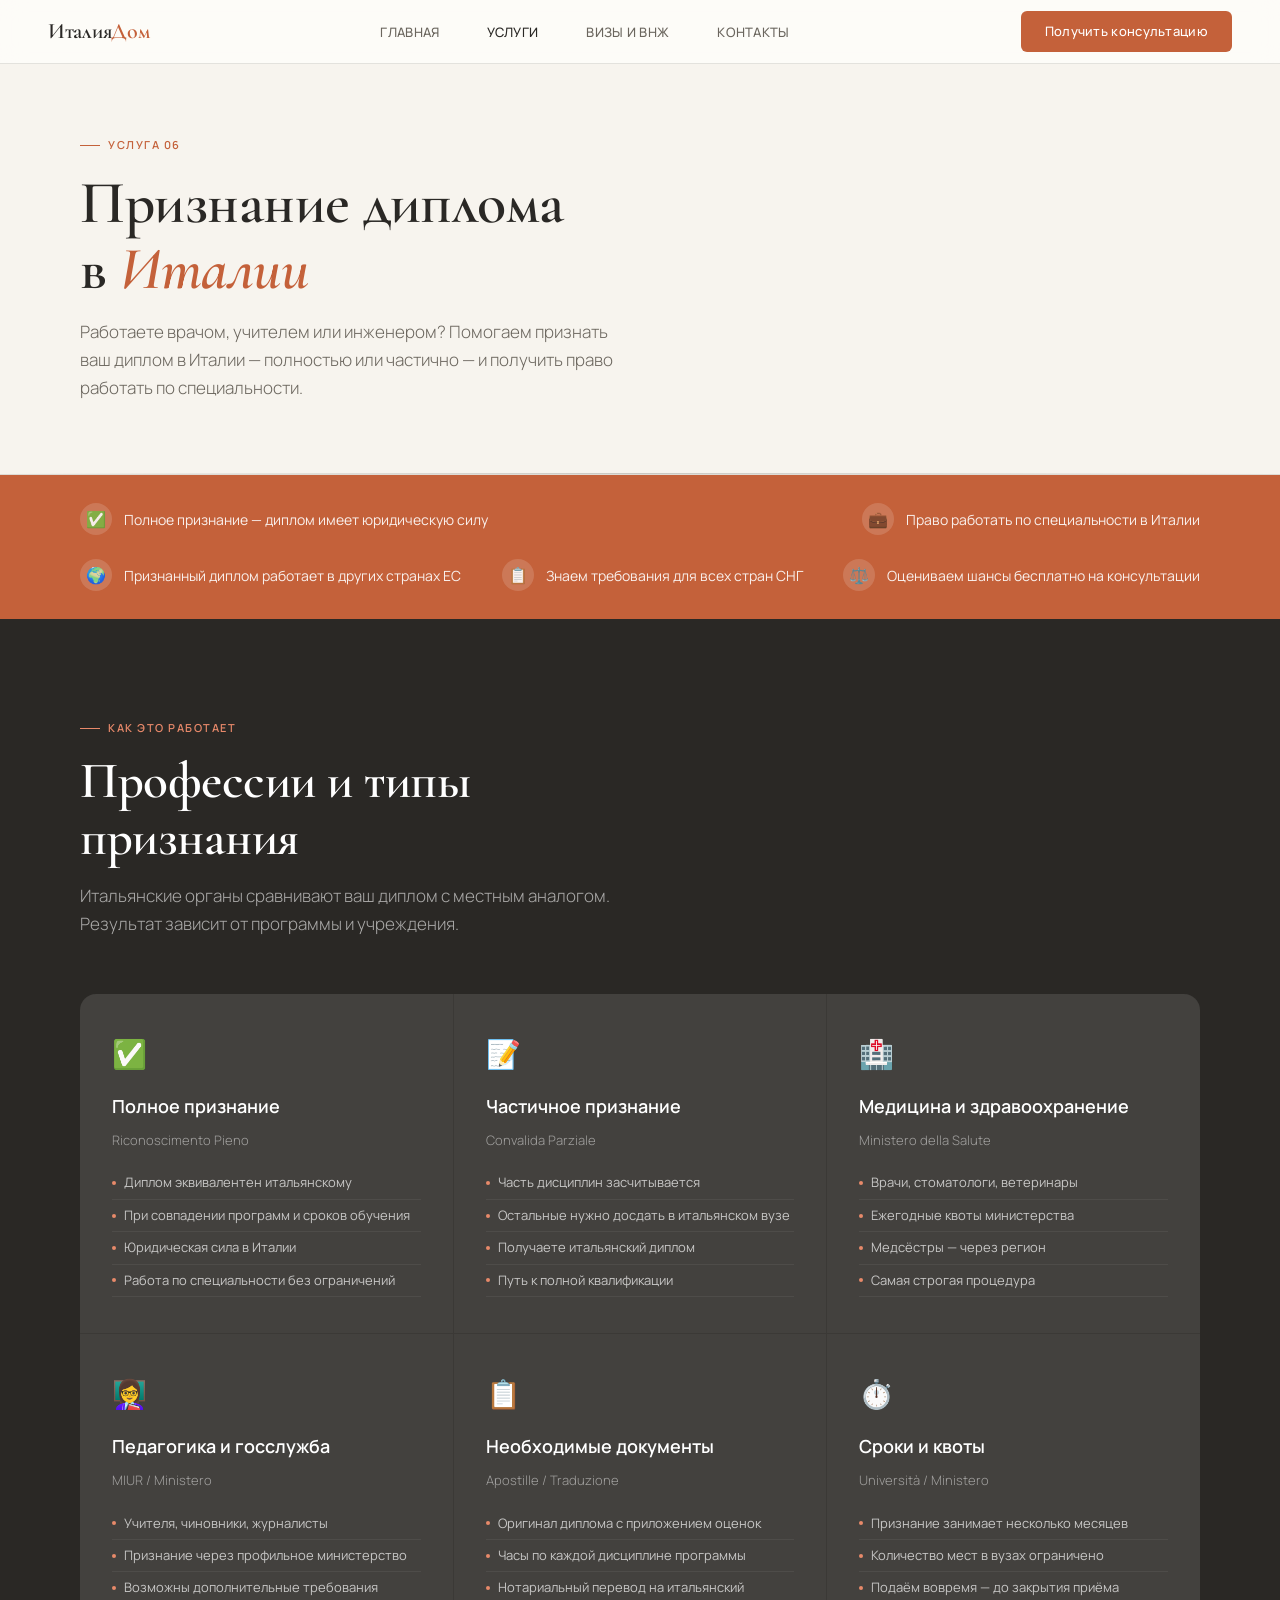
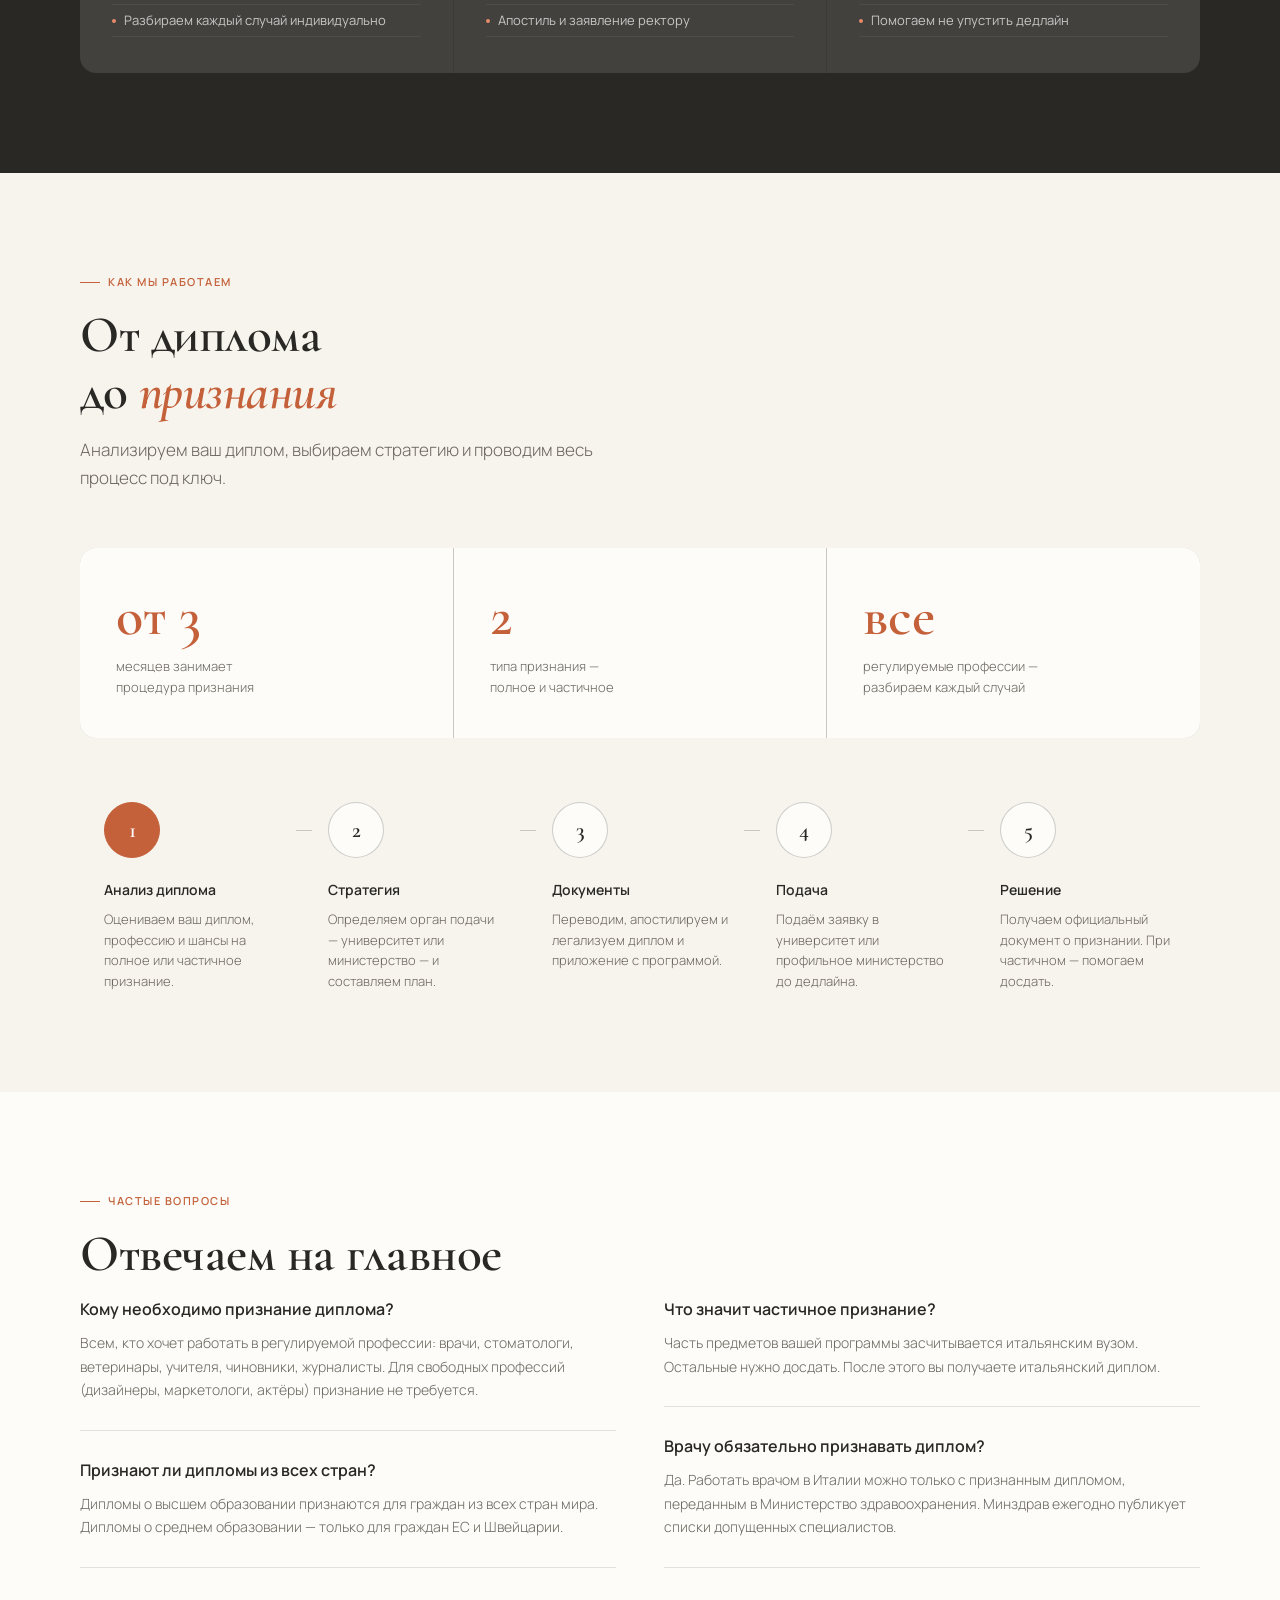
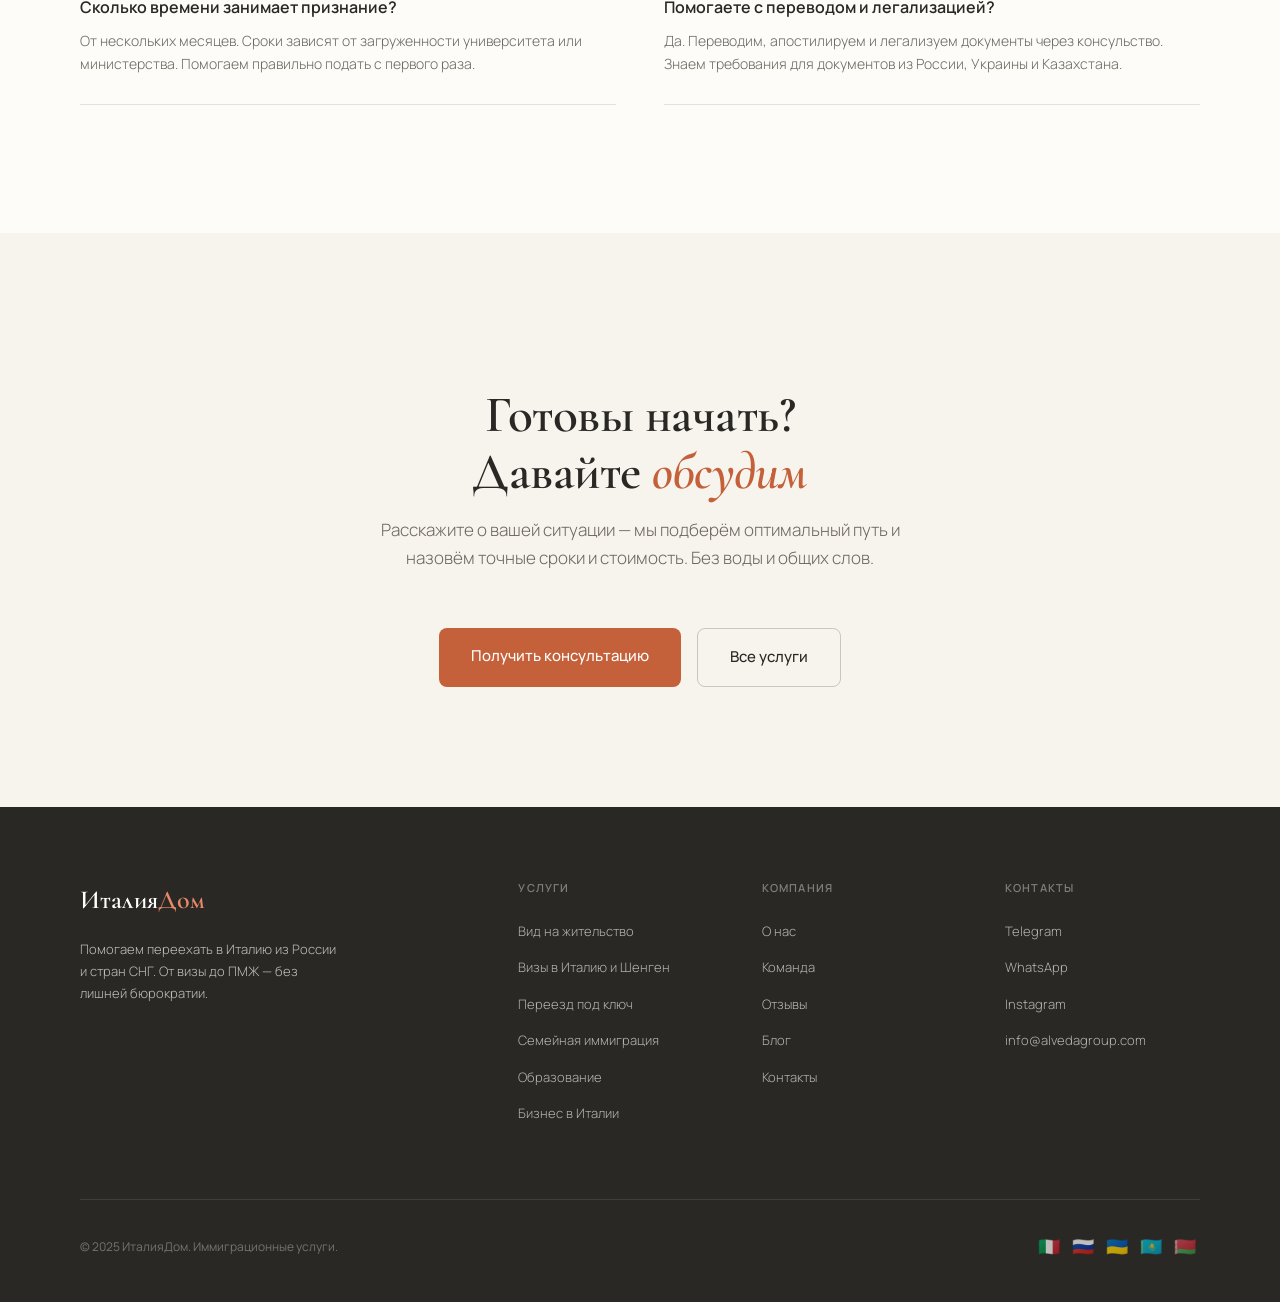
<file: service-diploma.html>
﻿<!DOCTYPE html>
<html lang="ru">
<head>
<meta charset="UTF-8">
<meta name="viewport" content="width=device-width, initial-scale=1.0">
<title>Признание диплома в Италии — подтверждение квалификации | ИталияДом</title>
<meta name="description" content="Помогаем признать иностранный диплом в Италии: медицина, образование, юриспруденция, регулируемые профессии. Полное и частичное признание. Анализ диплома, перевод, легализация, подача.">
<meta name="robots" content="index, follow">
<link rel="canonical" href="https://documentare.ru/service-diploma.html">
<meta property="og:type" content="website">
<meta property="og:url" content="https://documentare.ru/service-diploma.html">
<meta property="og:title" content="Признание диплома в Италии — подтверждение квалификации | ИталияДом">
<meta property="og:description" content="Помогаем признать иностранный диплом в Италии: медицина, образование, юриспруденция, регулируемые профессии. Полное и частичное признание. Анализ диплома, перевод, легализация, подача.">
<meta property="og:image" content="https://documentare.ru/og-image.jpg">
<meta property="og:locale" content="ru_RU">
<meta property="og:site_name" content="ИталияДом">
<script type="application/ld+json">
{
  "@context": "https://schema.org",
  "@type": "Service",
  "name": "Признание диплома в Италии",
  "provider": {"@type": "ProfessionalService", "name": "ИталияДом", "url": "https://documentare.ru"},
  "description": "Помогаем признать иностранный диплом в Италии: медицина, образование, юриспруденция, регулируемые профессии. Полное и частичное признание.",
  "areaServed": "IT",
  "url": "https://documentare.ru/service-diploma.html"
}
</script>
<script type="application/ld+json">
{
  "@context": "https://schema.org",
  "@type": "FAQPage",
  "mainEntity": [
    {"@type":"Question","name":"Кому нужно признание диплома в Италии?","acceptedAnswer":{"@type":"Answer","text":"Всем, кто хочет работать в регулируемой профессии: врачам, учителям, ветеринарам, чиновникам, журналистам."}},
    {"@type":"Question","name":"Сколько времени занимает признание диплома в Италии?","acceptedAnswer":{"@type":"Answer","text":"От нескольких месяцев. Зависит от загруженности университета или министерства."}},
    {"@type":"Question","name":"Признают ли российские дипломы в Италии?","acceptedAnswer":{"@type":"Answer","text":"Дипломы о высшем образовании признаются для граждан из всех стран. При необходимости — досдача отдельных дисциплин."}}
  ]
}
</script>
<link href="https://fonts.googleapis.com/css2?family=Cormorant+Garamond:ital,wght@0,400;0,600;1,400&family=Manrope:wght@300;400;500;600&display=swap" rel="stylesheet">
<link rel="stylesheet" href="style.css">
</head>
<body>
<nav id="nav"></nav>
<div class="mobile-menu" id="mobile-menu"></div>

<div class="page-hero">
  <div class="section-tag fade-up">Услуга 06</div>
  <h1 class="section-title fade-up delay-1">Признание диплома<br>в <em>Италии</em></h1>
  <p class="section-sub fade-up delay-2">Работаете врачом, учителем или инженером? Помогаем признать ваш диплом в Италии — полностью или частично — и получить право работать по специальности.</p>
</div>

<div class="benefits-strip">
  <div class="benefit-item"><div class="benefit-icon">✅</div>Полное признание — диплом имеет юридическую силу</div>
  <div class="benefit-item"><div class="benefit-icon">💼</div>Право работать по специальности в Италии</div>
  <div class="benefit-item"><div class="benefit-icon">🌍</div>Признанный диплом работает в других странах ЕС</div>
  <div class="benefit-item"><div class="benefit-icon">📋</div>Знаем требования для всех стран СНГ</div>
  <div class="benefit-item"><div class="benefit-icon">⚖️</div>Оцениваем шансы бесплатно на консультации</div>
</div>

<section class="visas">
  <div class="section-tag">Как это работает</div>
  <h2 class="section-title">Профессии и типы<br>признания</h2>
  <p class="section-sub">Итальянские органы сравнивают ваш диплом с местным аналогом. Результат зависит от программы и учреждения.</p>
  <div class="visa-grid">
    <div class="visa-card">
      <div class="visa-flag">✅</div>
      <div class="visa-name">Полное признание</div>
      <div class="visa-sub">Riconoscimento Pieno</div>
      <ul class="visa-features">
        <li>Диплом эквивалентен итальянскому</li>
        <li>При совпадении программ и сроков обучения</li>
        <li>Юридическая сила в Италии</li>
        <li>Работа по специальности без ограничений</li>
      </ul>
    </div>
    <div class="visa-card">
      <div class="visa-flag">📝</div>
      <div class="visa-name">Частичное признание</div>
      <div class="visa-sub">Convalida Parziale</div>
      <ul class="visa-features">
        <li>Часть дисциплин засчитывается</li>
        <li>Остальные нужно досдать в итальянском вузе</li>
        <li>Получаете итальянский диплом</li>
        <li>Путь к полной квалификации</li>
      </ul>
    </div>
    <div class="visa-card">
      <div class="visa-flag">🏥</div>
      <div class="visa-name">Медицина и здравоохранение</div>
      <div class="visa-sub">Ministero della Salute</div>
      <ul class="visa-features">
        <li>Врачи, стоматологи, ветеринары</li>
        <li>Ежегодные квоты министерства</li>
        <li>Медсёстры — через регион</li>
        <li>Самая строгая процедура</li>
      </ul>
    </div>
    <div class="visa-card">
      <div class="visa-flag">👩‍🏫</div>
      <div class="visa-name">Педагогика и госслужба</div>
      <div class="visa-sub">MIUR / Ministero</div>
      <ul class="visa-features">
        <li>Учителя, чиновники, журналисты</li>
        <li>Признание через профильное министерство</li>
        <li>Возможны дополнительные требования</li>
        <li>Разбираем каждый случай индивидуально</li>
      </ul>
    </div>
    <div class="visa-card">
      <div class="visa-flag">📋</div>
      <div class="visa-name">Необходимые документы</div>
      <div class="visa-sub">Apostille / Traduzione</div>
      <ul class="visa-features">
        <li>Оригинал диплома с приложением оценок</li>
        <li>Часы по каждой дисциплине программы</li>
        <li>Нотариальный перевод на итальянский</li>
        <li>Апостиль и заявление ректору</li>
      </ul>
    </div>
    <div class="visa-card">
      <div class="visa-flag">⏱️</div>
      <div class="visa-name">Сроки и квоты</div>
      <div class="visa-sub">Università / Ministero</div>
      <ul class="visa-features">
        <li>Признание занимает несколько месяцев</li>
        <li>Количество мест в вузах ограничено</li>
        <li>Подаём вовремя — до закрытия приёма</li>
        <li>Помогаем не упустить дедлайн</li>
      </ul>
    </div>
  </div>
</section>

<section class="process">
  <div class="section-tag">Как мы работаем</div>
  <h2 class="section-title">От диплома<br>до <em>признания</em></h2>
  <p class="section-sub">Анализируем ваш диплом, выбираем стратегию и проводим весь процесс под ключ.</p>
  <div class="stat-row">
    <div class="stat-item">
      <div class="stat-num">от 3</div>
      <div class="stat-label">месяцев занимает<br>процедура признания</div>
    </div>
    <div class="stat-item">
      <div class="stat-num">2</div>
      <div class="stat-label">типа признания —<br>полное и частичное</div>
    </div>
    <div class="stat-item">
      <div class="stat-num">все</div>
      <div class="stat-label">регулируемые профессии —<br>разбираем каждый случай</div>
    </div>
  </div>
  <div class="process-steps">
    <div class="process-step active">
      <div class="step-num">1</div>
      <div class="step-content"><div class="step-title">Анализ диплома</div><p class="step-desc">Оцениваем ваш диплом, профессию и шансы на полное или частичное признание.</p></div>
    </div>
    <div class="process-step">
      <div class="step-num">2</div>
      <div class="step-content"><div class="step-title">Стратегия</div><p class="step-desc">Определяем орган подачи — университет или министерство — и составляем план.</p></div>
    </div>
    <div class="process-step">
      <div class="step-num">3</div>
      <div class="step-content"><div class="step-title">Документы</div><p class="step-desc">Переводим, апостилируем и легализуем диплом и приложение с программой.</p></div>
    </div>
    <div class="process-step">
      <div class="step-num">4</div>
      <div class="step-content"><div class="step-title">Подача</div><p class="step-desc">Подаём заявку в университет или профильное министерство до дедлайна.</p></div>
    </div>
    <div class="process-step">
      <div class="step-num">5</div>
      <div class="step-content"><div class="step-title">Решение</div><p class="step-desc">Получаем официальный документ о признании. При частичном — помогаем досдать.</p></div>
    </div>
  </div>
</section>

<section class="faq">
  <div class="section-tag">Частые вопросы</div>
  <h2 class="section-title">Отвечаем на главное</h2>
  <div class="faq-grid">
    <div>
      <div class="faq-item"><div class="faq-q">Кому необходимо признание диплома?</div><p class="faq-a">Всем, кто хочет работать в регулируемой профессии: врачи, стоматологи, ветеринары, учителя, чиновники, журналисты. Для свободных профессий (дизайнеры, маркетологи, актёры) признание не требуется.</p></div>
      <div class="faq-item"><div class="faq-q">Признают ли дипломы из всех стран?</div><p class="faq-a">Дипломы о высшем образовании признаются для граждан из всех стран мира. Дипломы о среднем образовании — только для граждан ЕС и Швейцарии.</p></div>
      <div class="faq-item"><div class="faq-q">Сколько времени занимает признание?</div><p class="faq-a">От нескольких месяцев. Сроки зависят от загруженности университета или министерства. Помогаем правильно подать с первого раза.</p></div>
    </div>
    <div>
      <div class="faq-item"><div class="faq-q">Что значит частичное признание?</div><p class="faq-a">Часть предметов вашей программы засчитывается итальянским вузом. Остальные нужно досдать. После этого вы получаете итальянский диплом.</p></div>
      <div class="faq-item"><div class="faq-q">Врачу обязательно признавать диплом?</div><p class="faq-a">Да. Работать врачом в Италии можно только с признанным дипломом, переданным в Министерство здравоохранения. Минздрав ежегодно публикует списки допущенных специалистов.</p></div>
      <div class="faq-item"><div class="faq-q">Помогаете с переводом и легализацией?</div><p class="faq-a">Да. Переводим, апостилируем и легализуем документы через консульство. Знаем требования для документов из России, Украины и Казахстана.</p></div>
    </div>
  </div>
</section>

<section class="cta-section">
  <div class="section-tag">Сделайте первый шаг</div>
  <h2 class="section-title">Готовы начать?<br>Давайте <em>обсудим</em></h2>
  <p class="section-sub">Расскажите о вашей ситуации — мы подберём оптимальный путь и назовём точные сроки и стоимость. Без воды и общих слов.</p>
  <div class="cta-actions">
    <a href="contact.html" class="btn-primary">Получить консультацию</a>
    <a href="services.html" class="btn-ghost">Все услуги</a>
  </div>
</section>

<footer id="footer"></footer>
<script src="components.js"></script>
<script>initPage('service-diploma');</script>
</body>
</html>
</file>
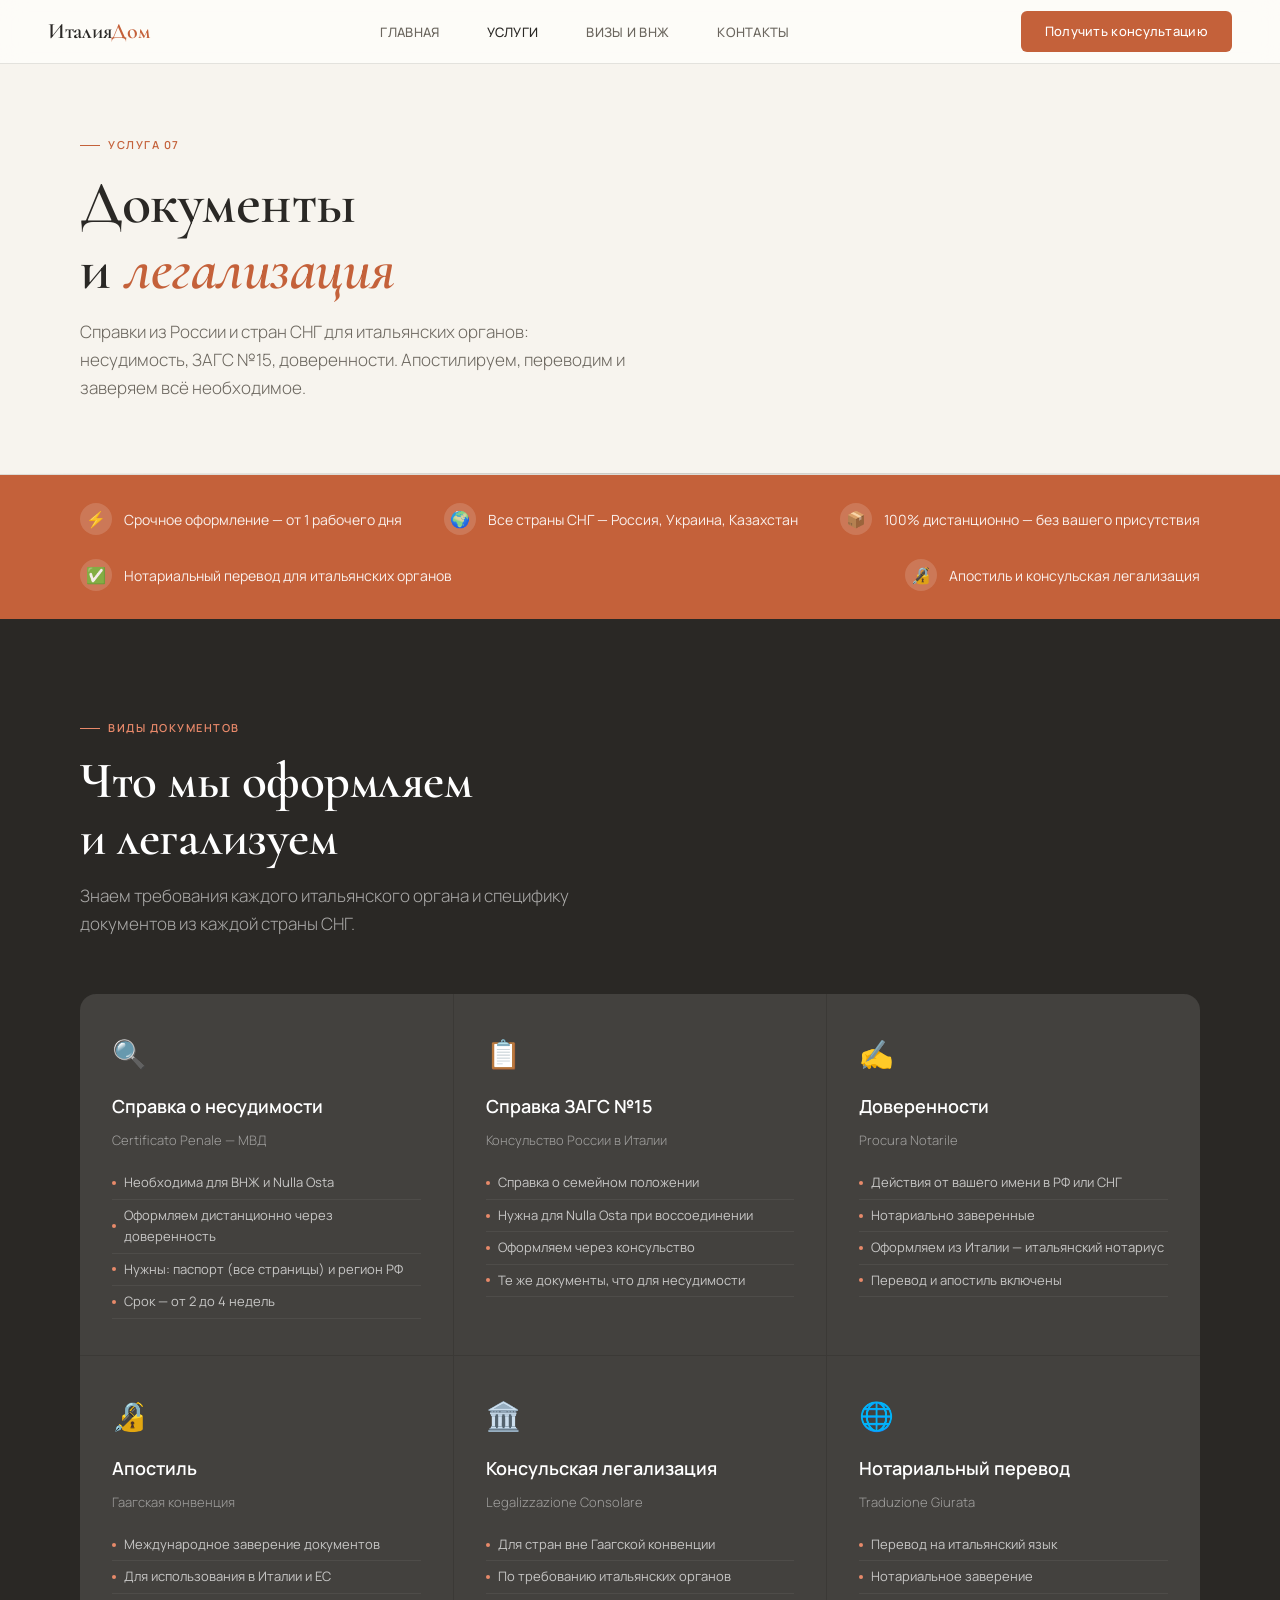
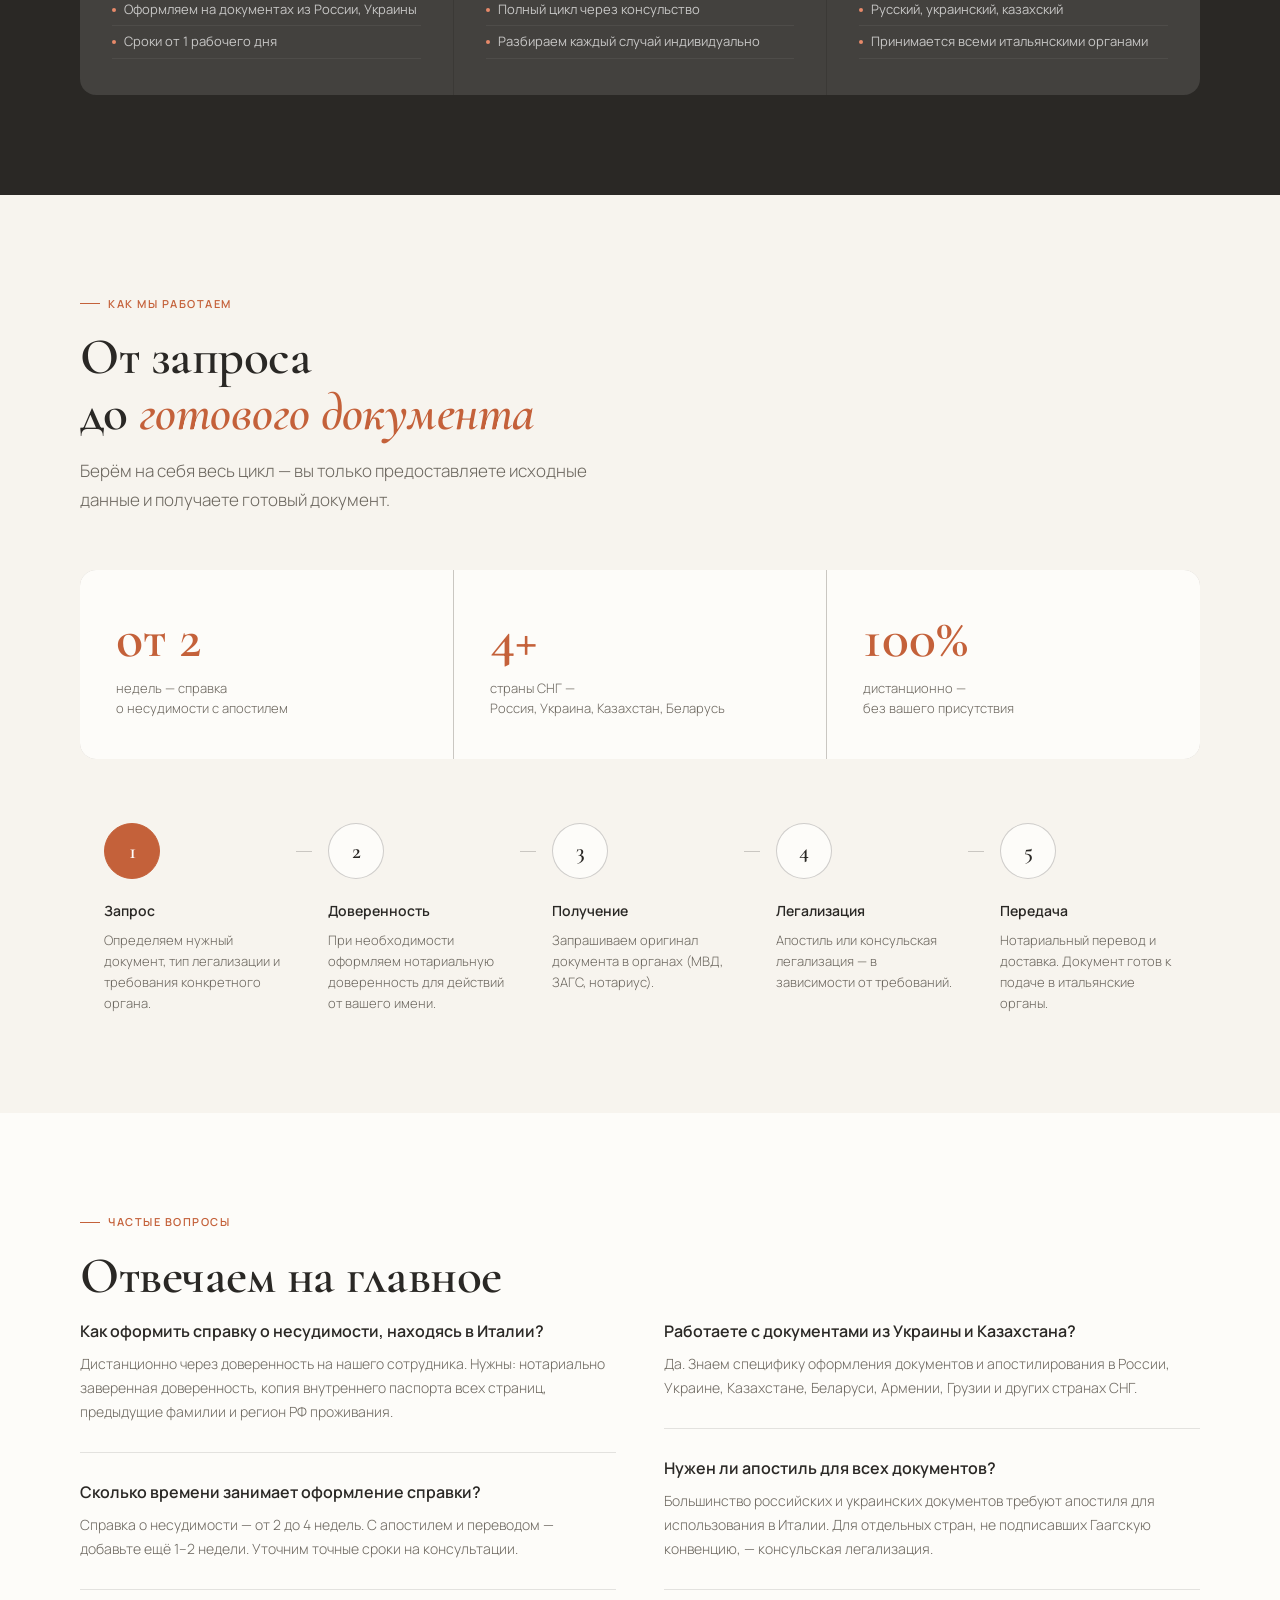
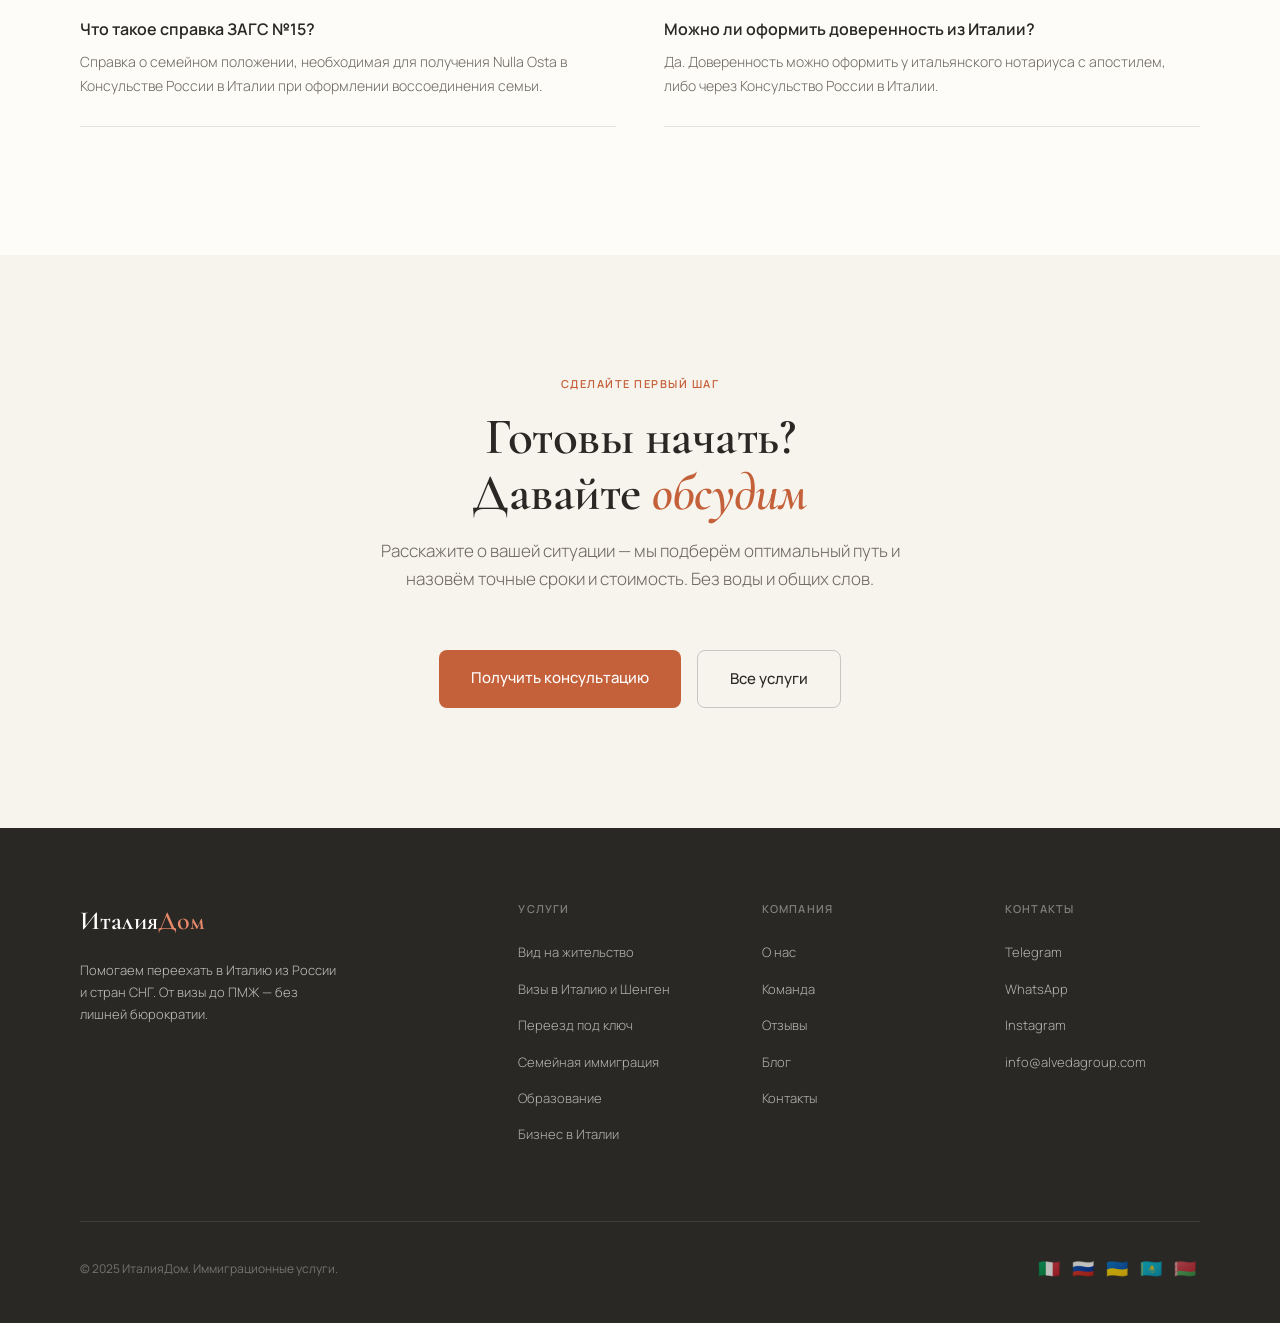
<file: service-documents.html>
﻿<!DOCTYPE html>
<html lang="ru">
<head>
<meta charset="UTF-8">
<meta name="viewport" content="width=device-width, initial-scale=1.0">
<title>Справка о несудимости и документы из России для Италии | ИталияДом</title>
<meta name="description" content="Оформляем справку о несудимости, справку ЗАГС №15, доверенности. Апостиль, консульская легализация, нотариальный перевод. Для граждан России, Украины, Казахстана, Беларуси.">
<meta name="robots" content="index, follow">
<link rel="canonical" href="https://documentare.ru/service-documents.html">
<meta property="og:type" content="website">
<meta property="og:url" content="https://documentare.ru/service-documents.html">
<meta property="og:title" content="Справка о несудимости и документы из России для Италии | ИталияДом">
<meta property="og:description" content="Оформляем справку о несудимости, справку ЗАГС №15, доверенности. Апостиль, консульская легализация, нотариальный перевод. Для граждан России, Украины, Казахстана, Беларуси.">
<meta property="og:image" content="https://documentare.ru/og-image.jpg">
<meta property="og:locale" content="ru_RU">
<meta property="og:site_name" content="ИталияДом">
<script type="application/ld+json">
{
  "@context": "https://schema.org",
  "@type": "Service",
  "name": "Документы и легализация",
  "provider": {"@type": "ProfessionalService", "name": "ИталияДом", "url": "https://documentare.ru"},
  "description": "Оформляем справку о несудимости, справку ЗАГС №15, доверенности. Апостиль, консульская легализация, нотариальный перевод. Для граждан России, Украины, Казахстана, Беларуси.",
  "areaServed": "IT",
  "url": "https://documentare.ru/service-documents.html"
}
</script>
<script type="application/ld+json">
{
  "@context": "https://schema.org",
  "@type": "FAQPage",
  "mainEntity": [
    {"@type":"Question","name":"Как получить справку о несудимости из России находясь в Италии?","acceptedAnswer":{"@type":"Answer","text":"Дистанционно через доверенность на нашего сотрудника. Нужна нотариально заверенная доверенность и копия паспорта."}},
    {"@type":"Question","name":"Что такое справка ЗАГС №15?","acceptedAnswer":{"@type":"Answer","text":"Справка о семейном положении для получения Nulla Osta при воссоединении семьи через Консульство России в Италии."}},
    {"@type":"Question","name":"Нужен ли апостиль на документах из России для Италии?","acceptedAnswer":{"@type":"Answer","text":"Да, большинство российских документов требуют апостиля для признания в Италии."}}
  ]
}
</script>
<link href="https://fonts.googleapis.com/css2?family=Cormorant+Garamond:ital,wght@0,400;0,600;1,400&family=Manrope:wght@300;400;500;600&display=swap" rel="stylesheet">
<link rel="stylesheet" href="style.css">
</head>
<body>
<nav id="nav"></nav>
<div class="mobile-menu" id="mobile-menu"></div>

<div class="page-hero">
  <div class="section-tag fade-up">Услуга 07</div>
  <h1 class="section-title fade-up delay-1">Документы<br>и <em>легализация</em></h1>
  <p class="section-sub fade-up delay-2">Справки из России и стран СНГ для итальянских органов: несудимость, ЗАГС №15, доверенности. Апостилируем, переводим и заверяем всё необходимое.</p>
</div>

<div class="benefits-strip">
  <div class="benefit-item"><div class="benefit-icon">⚡</div>Срочное оформление — от 1 рабочего дня</div>
  <div class="benefit-item"><div class="benefit-icon">🌍</div>Все страны СНГ — Россия, Украина, Казахстан</div>
  <div class="benefit-item"><div class="benefit-icon">📦</div>100% дистанционно — без вашего присутствия</div>
  <div class="benefit-item"><div class="benefit-icon">✅</div>Нотариальный перевод для итальянских органов</div>
  <div class="benefit-item"><div class="benefit-icon">🔏</div>Апостиль и консульская легализация</div>
</div>

<section class="visas">
  <div class="section-tag">Виды документов</div>
  <h2 class="section-title">Что мы оформляем<br>и легализуем</h2>
  <p class="section-sub">Знаем требования каждого итальянского органа и специфику документов из каждой страны СНГ.</p>
  <div class="visa-grid">
    <div class="visa-card">
      <div class="visa-flag">🔍</div>
      <div class="visa-name">Справка о несудимости</div>
      <div class="visa-sub">Certificato Penale — МВД</div>
      <ul class="visa-features">
        <li>Необходима для ВНЖ и Nulla Osta</li>
        <li>Оформляем дистанционно через доверенность</li>
        <li>Нужны: паспорт (все страницы) и регион РФ</li>
        <li>Срок — от 2 до 4 недель</li>
      </ul>
    </div>
    <div class="visa-card">
      <div class="visa-flag">📋</div>
      <div class="visa-name">Справка ЗАГС №15</div>
      <div class="visa-sub">Консульство России в Италии</div>
      <ul class="visa-features">
        <li>Справка о семейном положении</li>
        <li>Нужна для Nulla Osta при воссоединении</li>
        <li>Оформляем через консульство</li>
        <li>Те же документы, что для несудимости</li>
      </ul>
    </div>
    <div class="visa-card">
      <div class="visa-flag">✍️</div>
      <div class="visa-name">Доверенности</div>
      <div class="visa-sub">Procura Notarile</div>
      <ul class="visa-features">
        <li>Действия от вашего имени в РФ или СНГ</li>
        <li>Нотариально заверенные</li>
        <li>Оформляем из Италии — итальянский нотариус</li>
        <li>Перевод и апостиль включены</li>
      </ul>
    </div>
    <div class="visa-card">
      <div class="visa-flag">🔏</div>
      <div class="visa-name">Апостиль</div>
      <div class="visa-sub">Гаагская конвенция</div>
      <ul class="visa-features">
        <li>Международное заверение документов</li>
        <li>Для использования в Италии и ЕС</li>
        <li>Оформляем на документах из России, Украины</li>
        <li>Сроки от 1 рабочего дня</li>
      </ul>
    </div>
    <div class="visa-card">
      <div class="visa-flag">🏛️</div>
      <div class="visa-name">Консульская легализация</div>
      <div class="visa-sub">Legalizzazione Consolare</div>
      <ul class="visa-features">
        <li>Для стран вне Гаагской конвенции</li>
        <li>По требованию итальянских органов</li>
        <li>Полный цикл через консульство</li>
        <li>Разбираем каждый случай индивидуально</li>
      </ul>
    </div>
    <div class="visa-card">
      <div class="visa-flag">🌐</div>
      <div class="visa-name">Нотариальный перевод</div>
      <div class="visa-sub">Traduzione Giurata</div>
      <ul class="visa-features">
        <li>Перевод на итальянский язык</li>
        <li>Нотариальное заверение</li>
        <li>Русский, украинский, казахский</li>
        <li>Принимается всеми итальянскими органами</li>
      </ul>
    </div>
  </div>
</section>

<section class="process">
  <div class="section-tag">Как мы работаем</div>
  <h2 class="section-title">От запроса<br>до <em>готового документа</em></h2>
  <p class="section-sub">Берём на себя весь цикл — вы только предоставляете исходные данные и получаете готовый документ.</p>
  <div class="stat-row">
    <div class="stat-item">
      <div class="stat-num">от 2</div>
      <div class="stat-label">недель — справка<br>о несудимости с апостилем</div>
    </div>
    <div class="stat-item">
      <div class="stat-num">4+</div>
      <div class="stat-label">страны СНГ —<br>Россия, Украина, Казахстан, Беларусь</div>
    </div>
    <div class="stat-item">
      <div class="stat-num">100%</div>
      <div class="stat-label">дистанционно —<br>без вашего присутствия</div>
    </div>
  </div>
  <div class="process-steps">
    <div class="process-step active">
      <div class="step-num">1</div>
      <div class="step-content"><div class="step-title">Запрос</div><p class="step-desc">Определяем нужный документ, тип легализации и требования конкретного органа.</p></div>
    </div>
    <div class="process-step">
      <div class="step-num">2</div>
      <div class="step-content"><div class="step-title">Доверенность</div><p class="step-desc">При необходимости оформляем нотариальную доверенность для действий от вашего имени.</p></div>
    </div>
    <div class="process-step">
      <div class="step-num">3</div>
      <div class="step-content"><div class="step-title">Получение</div><p class="step-desc">Запрашиваем оригинал документа в органах (МВД, ЗАГС, нотариус).</p></div>
    </div>
    <div class="process-step">
      <div class="step-num">4</div>
      <div class="step-content"><div class="step-title">Легализация</div><p class="step-desc">Апостиль или консульская легализация — в зависимости от требований.</p></div>
    </div>
    <div class="process-step">
      <div class="step-num">5</div>
      <div class="step-content"><div class="step-title">Передача</div><p class="step-desc">Нотариальный перевод и доставка. Документ готов к подаче в итальянские органы.</p></div>
    </div>
  </div>
</section>

<section class="faq">
  <div class="section-tag">Частые вопросы</div>
  <h2 class="section-title">Отвечаем на главное</h2>
  <div class="faq-grid">
    <div>
      <div class="faq-item"><div class="faq-q">Как оформить справку о несудимости, находясь в Италии?</div><p class="faq-a">Дистанционно через доверенность на нашего сотрудника. Нужны: нотариально заверенная доверенность, копия внутреннего паспорта всех страниц, предыдущие фамилии и регион РФ проживания.</p></div>
      <div class="faq-item"><div class="faq-q">Сколько времени занимает оформление справки?</div><p class="faq-a">Справка о несудимости — от 2 до 4 недель. С апостилем и переводом — добавьте ещё 1–2 недели. Уточним точные сроки на консультации.</p></div>
      <div class="faq-item"><div class="faq-q">Что такое справка ЗАГС №15?</div><p class="faq-a">Справка о семейном положении, необходимая для получения Nulla Osta в Консульстве России в Италии при оформлении воссоединения семьи.</p></div>
    </div>
    <div>
      <div class="faq-item"><div class="faq-q">Работаете с документами из Украины и Казахстана?</div><p class="faq-a">Да. Знаем специфику оформления документов и апостилирования в России, Украине, Казахстане, Беларуси, Армении, Грузии и других странах СНГ.</p></div>
      <div class="faq-item"><div class="faq-q">Нужен ли апостиль для всех документов?</div><p class="faq-a">Большинство российских и украинских документов требуют апостиля для использования в Италии. Для отдельных стран, не подписавших Гаагскую конвенцию, — консульская легализация.</p></div>
      <div class="faq-item"><div class="faq-q">Можно ли оформить доверенность из Италии?</div><p class="faq-a">Да. Доверенность можно оформить у итальянского нотариуса с апостилем, либо через Консульство России в Италии.</p></div>
    </div>
  </div>
</section>

<section class="cta-section">
  <div class="section-tag">Сделайте первый шаг</div>
  <h2 class="section-title">Готовы начать?<br>Давайте <em>обсудим</em></h2>
  <p class="section-sub">Расскажите о вашей ситуации — мы подберём оптимальный путь и назовём точные сроки и стоимость. Без воды и общих слов.</p>
  <div class="cta-actions">
    <a href="contact.html" class="btn-primary">Получить консультацию</a>
    <a href="services.html" class="btn-ghost">Все услуги</a>
  </div>
</section>

<footer id="footer"></footer>
<script src="components.js"></script>
<script>initPage('service-documents');</script>
</body>
</html>
</file>
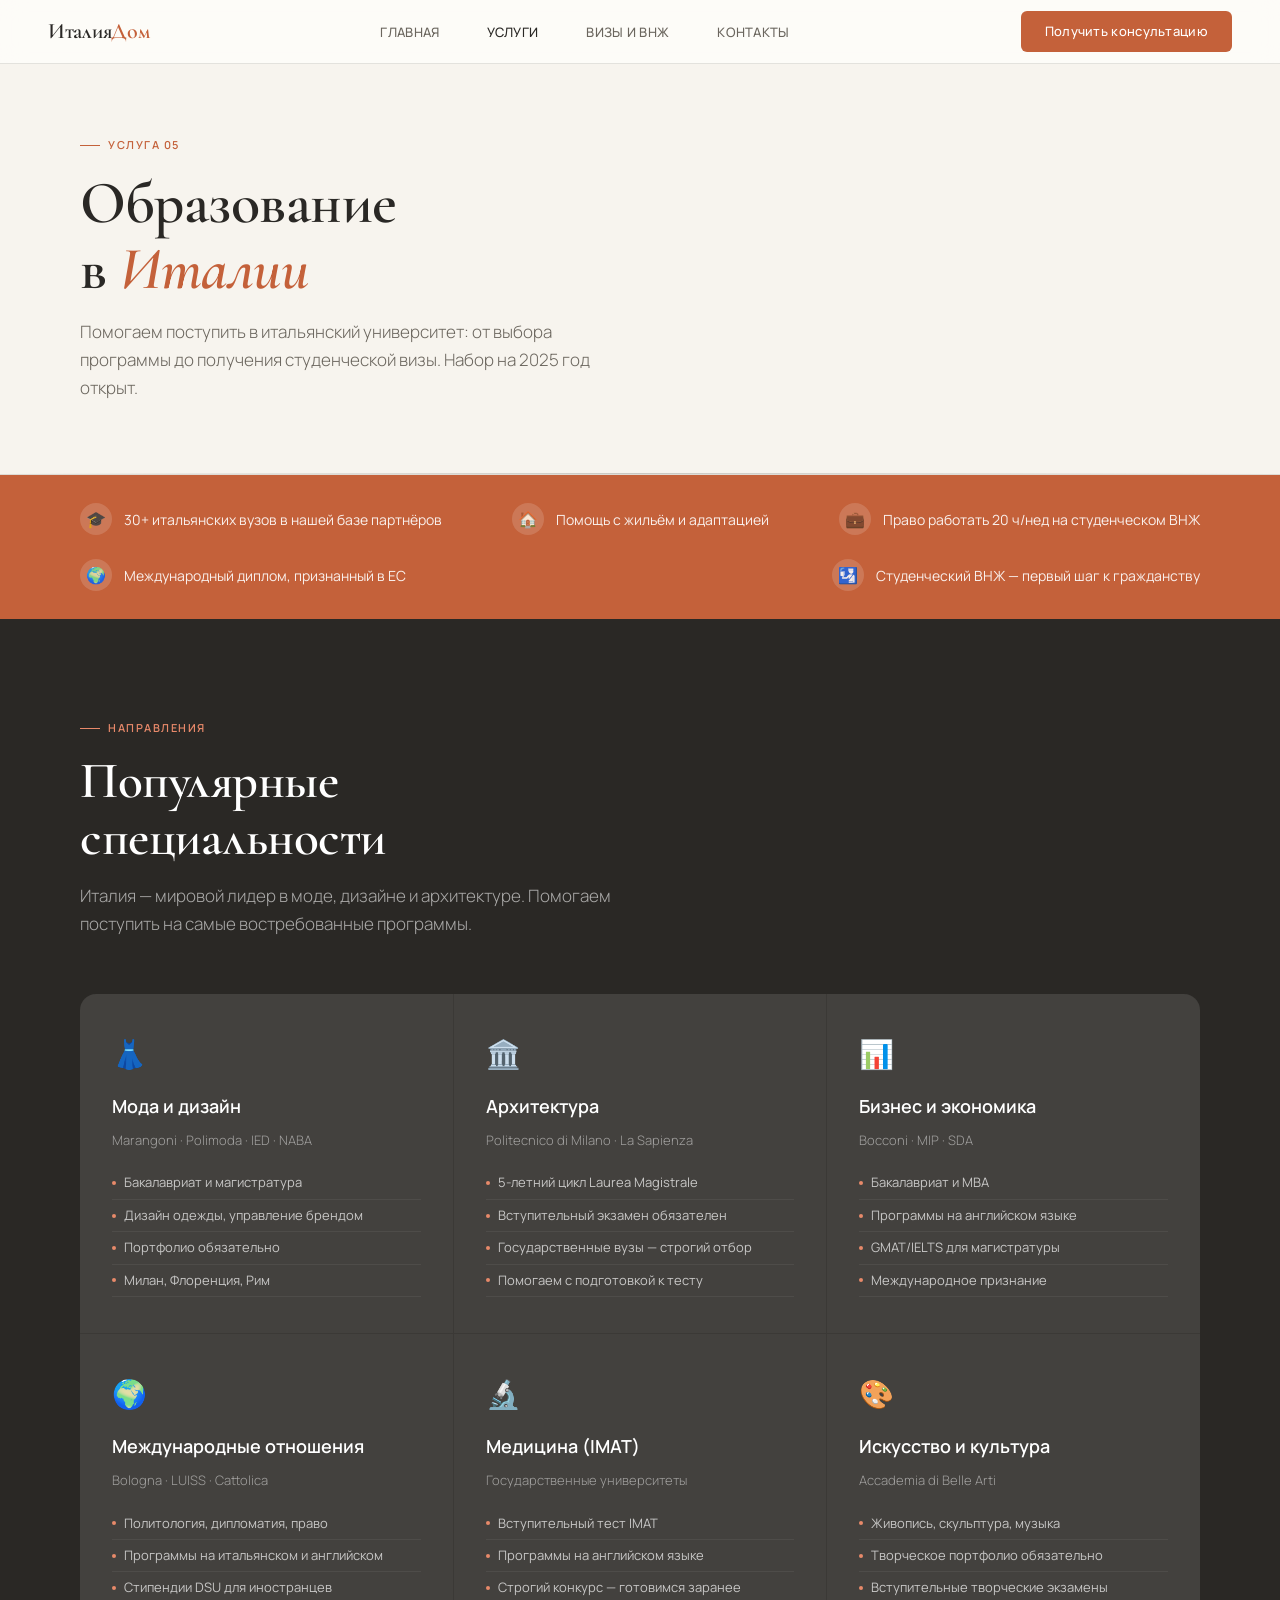
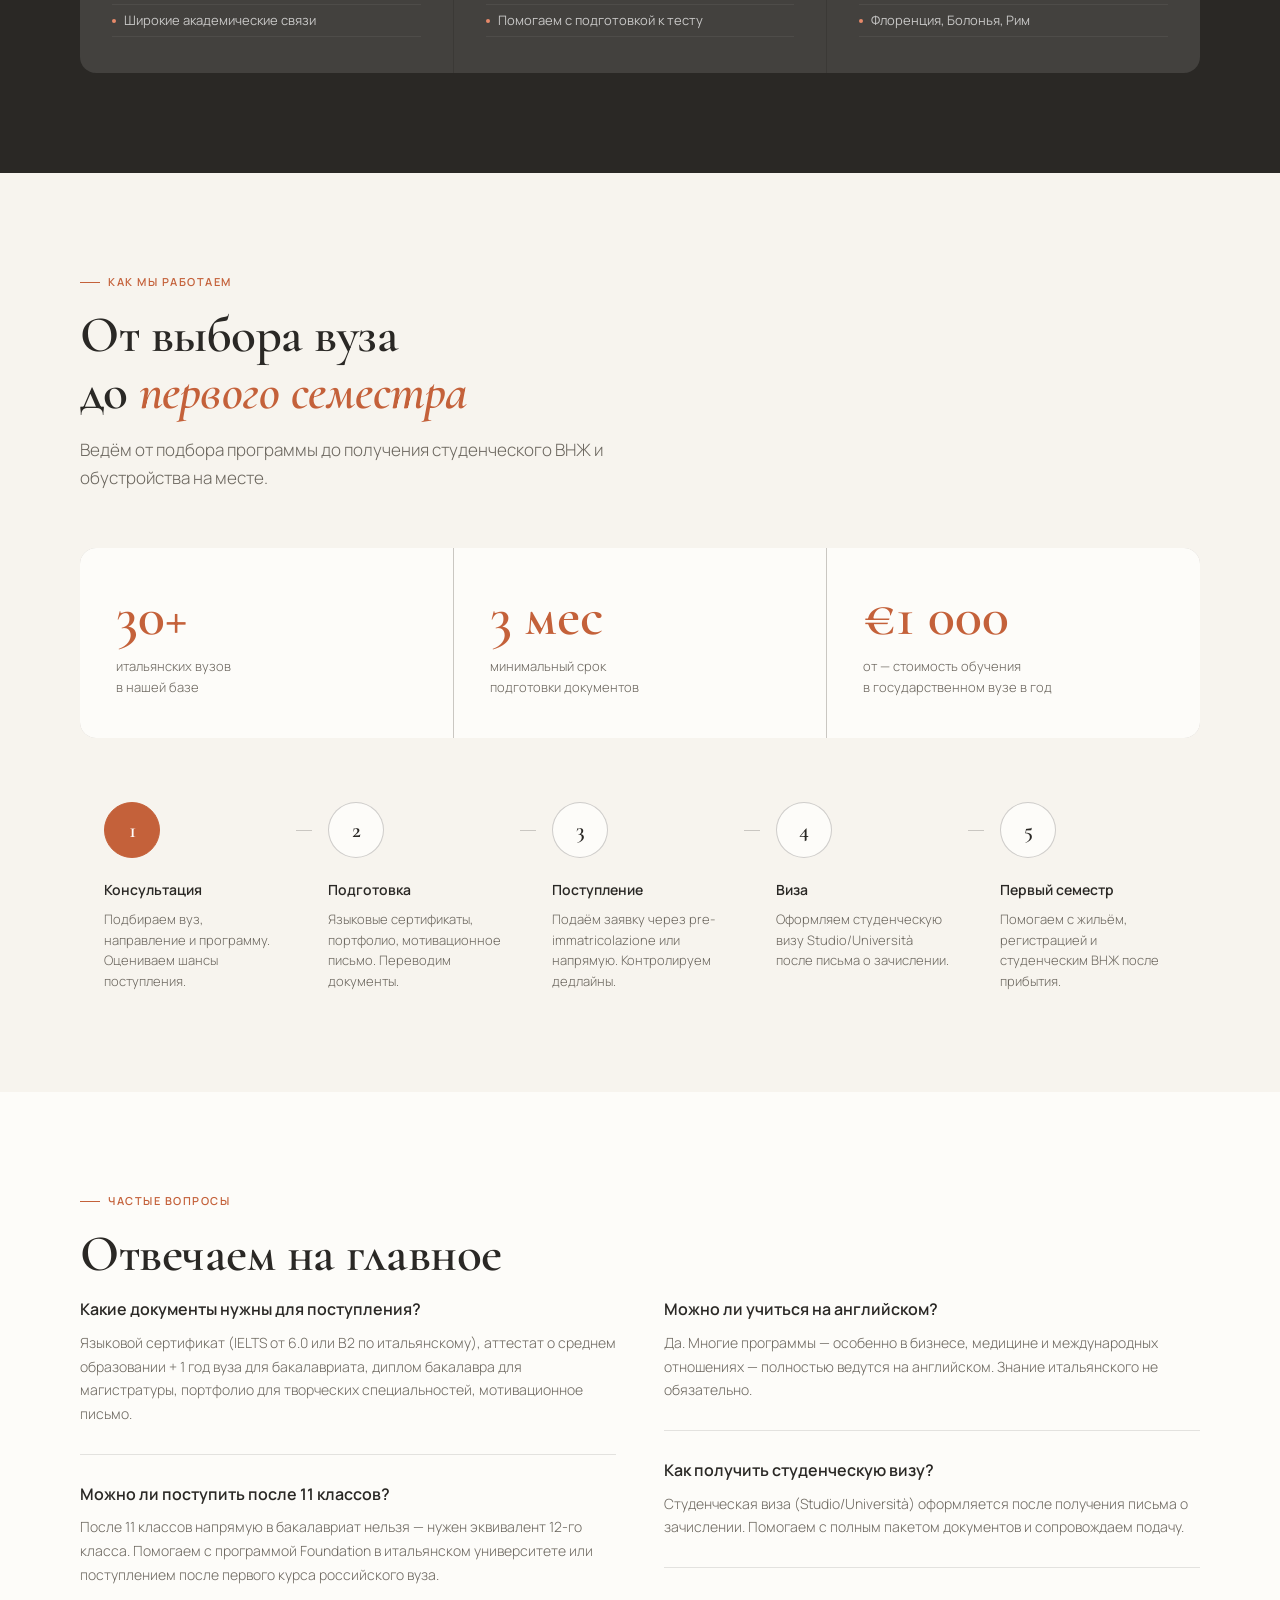
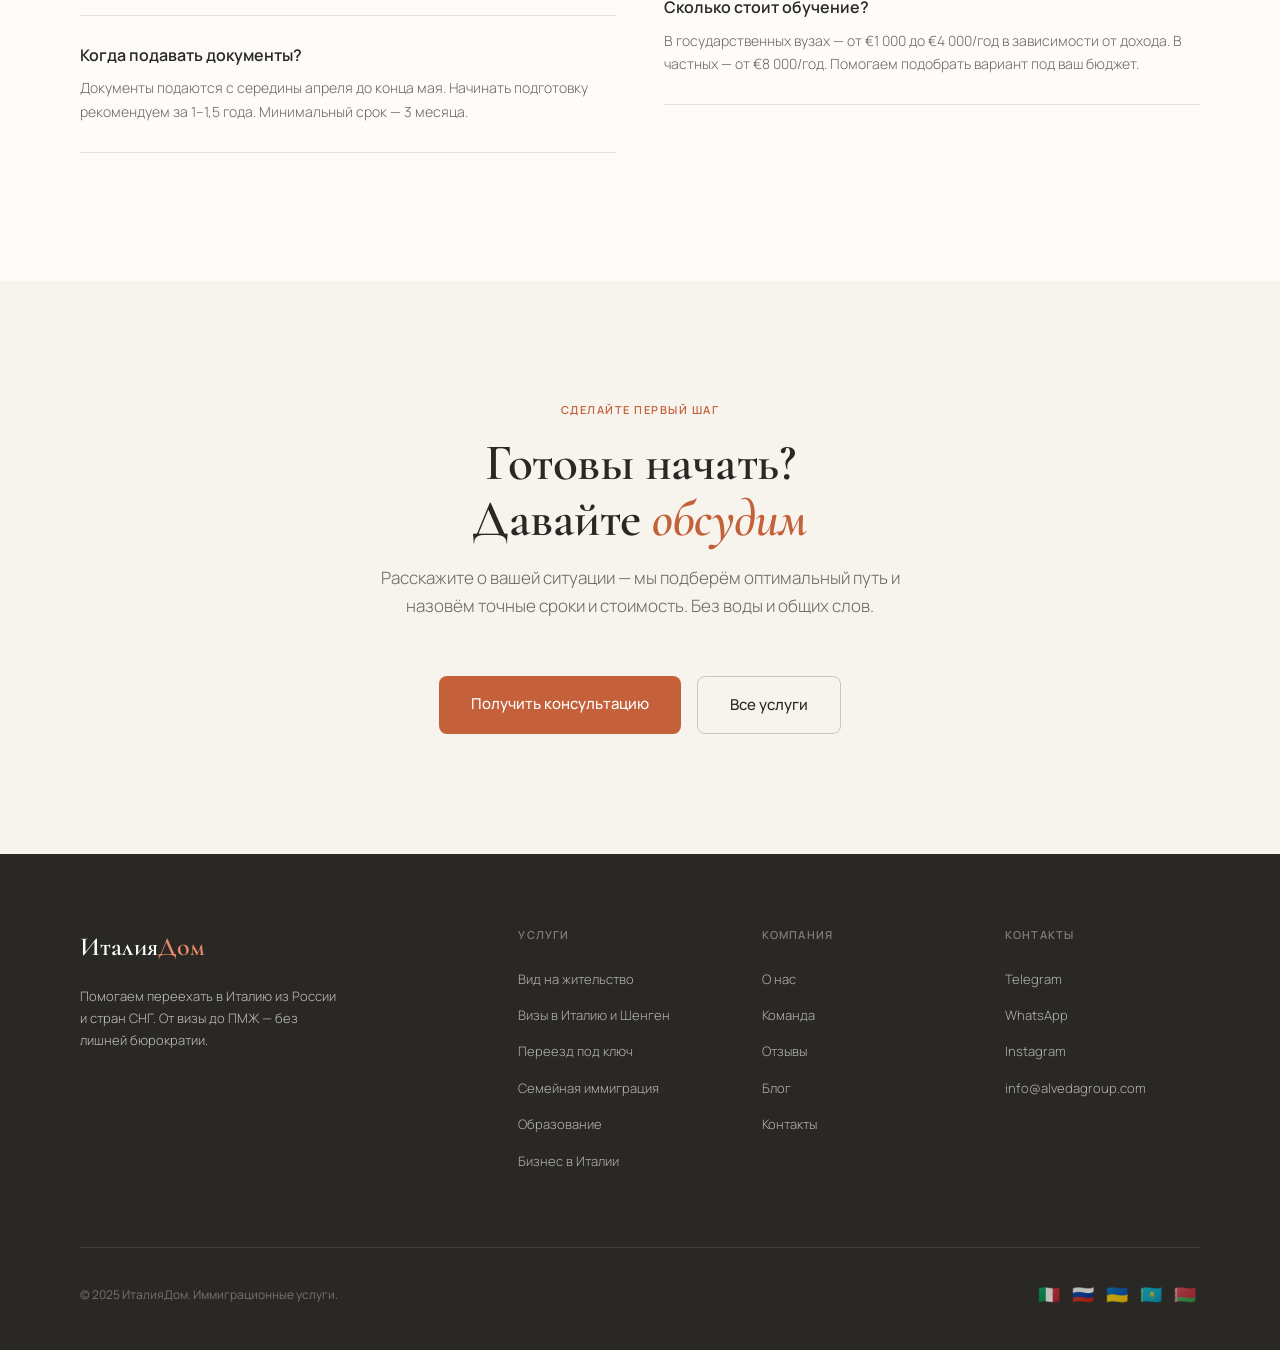
<file: service-education.html>
﻿<!DOCTYPE html>
<html lang="ru">
<head>
<meta charset="UTF-8">
<meta name="viewport" content="width=device-width, initial-scale=1.0">
<title>Поступление в университет Италии — мода, дизайн, бизнес | ИталияДом</title>
<meta name="description" content="Помогаем поступить в итальянские университеты: мода и дизайн, архитектура, бизнес, международные отношения, медицина. Подбор вуза, документы, студенческая виза. Набор на 2025.">
<meta name="robots" content="index, follow">
<link rel="canonical" href="https://documentare.ru/service-education.html">
<meta property="og:type" content="website">
<meta property="og:url" content="https://documentare.ru/service-education.html">
<meta property="og:title" content="Поступление в университет Италии — мода, дизайн, бизнес | ИталияДом">
<meta property="og:description" content="Помогаем поступить в итальянские университеты: мода и дизайн, архитектура, бизнес, международные отношения, медицина. Подбор вуза, документы, студенческая виза. Набор на 2025.">
<meta property="og:image" content="https://documentare.ru/og-image.jpg">
<meta property="og:locale" content="ru_RU">
<meta property="og:site_name" content="ИталияДом">
<script type="application/ld+json">
{
  "@context": "https://schema.org",
  "@type": "Service",
  "name": "Образование в Италии",
  "provider": {"@type": "ProfessionalService", "name": "ИталияДом", "url": "https://documentare.ru"},
  "description": "Помогаем поступить в итальянские университеты: мода и дизайн, архитектура, бизнес, международные отношения, медицина. Подбор вуза, документы, студенческая виза. Набор на 2025.",
  "areaServed": "IT",
  "url": "https://documentare.ru/service-education.html"
}
</script>
<script type="application/ld+json">
{
  "@context": "https://schema.org",
  "@type": "FAQPage",
  "mainEntity": [
    {"@type":"Question","name":"Можно ли поступить в итальянский университет после 11 классов?","acceptedAnswer":{"@type":"Answer","text":"Напрямую нельзя — нужен эквивалент 12-го класса. Подойдёт программа Foundation или первый курс российского вуза."}},
    {"@type":"Question","name":"Какие документы нужны для поступления в итальянский университет?","acceptedAnswer":{"@type":"Answer","text":"Языковой сертификат, аттестат или диплом, портфолио (для творческих), мотивационное письмо и вступительные тесты для отдельных программ."}},
    {"@type":"Question","name":"Когда подавать документы в итальянские вузы?","acceptedAnswer":{"@type":"Answer","text":"С середины апреля до конца мая. Готовиться рекомендуем за 1–1,5 года."}}
  ]
}
</script>
<link href="https://fonts.googleapis.com/css2?family=Cormorant+Garamond:ital,wght@0,400;0,600;1,400&family=Manrope:wght@300;400;500;600&display=swap" rel="stylesheet">
<link rel="stylesheet" href="style.css">
</head>
<body>
<nav id="nav"></nav>
<div class="mobile-menu" id="mobile-menu"></div>

<div class="page-hero">
  <div class="section-tag fade-up">Услуга 05</div>
  <h1 class="section-title fade-up delay-1">Образование<br>в <em>Италии</em></h1>
  <p class="section-sub fade-up delay-2">Помогаем поступить в итальянский университет: от выбора программы до получения студенческой визы. Набор на 2025 год открыт.</p>
</div>

<div class="benefits-strip">
  <div class="benefit-item"><div class="benefit-icon">🎓</div>30+ итальянских вузов в нашей базе партнёров</div>
  <div class="benefit-item"><div class="benefit-icon">🏠</div>Помощь с жильём и адаптацией</div>
  <div class="benefit-item"><div class="benefit-icon">💼</div>Право работать 20 ч/нед на студенческом ВНЖ</div>
  <div class="benefit-item"><div class="benefit-icon">🌍</div>Международный диплом, признанный в ЕС</div>
  <div class="benefit-item"><div class="benefit-icon">🛂</div>Студенческий ВНЖ — первый шаг к гражданству</div>
</div>

<section class="visas">
  <div class="section-tag">Направления</div>
  <h2 class="section-title">Популярные<br>специальности</h2>
  <p class="section-sub">Италия — мировой лидер в моде, дизайне и архитектуре. Помогаем поступить на самые востребованные программы.</p>
  <div class="visa-grid">
    <div class="visa-card">
      <div class="visa-flag">👗</div>
      <div class="visa-name">Мода и дизайн</div>
      <div class="visa-sub">Marangoni · Polimoda · IED · NABA</div>
      <ul class="visa-features">
        <li>Бакалавриат и магистратура</li>
        <li>Дизайн одежды, управление брендом</li>
        <li>Портфолио обязательно</li>
        <li>Милан, Флоренция, Рим</li>
      </ul>
    </div>
    <div class="visa-card">
      <div class="visa-flag">🏛️</div>
      <div class="visa-name">Архитектура</div>
      <div class="visa-sub">Politecnico di Milano · La Sapienza</div>
      <ul class="visa-features">
        <li>5-летний цикл Laurea Magistrale</li>
        <li>Вступительный экзамен обязателен</li>
        <li>Государственные вузы — строгий отбор</li>
        <li>Помогаем с подготовкой к тесту</li>
      </ul>
    </div>
    <div class="visa-card">
      <div class="visa-flag">📊</div>
      <div class="visa-name">Бизнес и экономика</div>
      <div class="visa-sub">Bocconi · MIP · SDA</div>
      <ul class="visa-features">
        <li>Бакалавриат и MBA</li>
        <li>Программы на английском языке</li>
        <li>GMAT/IELTS для магистратуры</li>
        <li>Международное признание</li>
      </ul>
    </div>
    <div class="visa-card">
      <div class="visa-flag">🌍</div>
      <div class="visa-name">Международные отношения</div>
      <div class="visa-sub">Bologna · LUISS · Cattolica</div>
      <ul class="visa-features">
        <li>Политология, дипломатия, право</li>
        <li>Программы на итальянском и английском</li>
        <li>Стипендии DSU для иностранцев</li>
        <li>Широкие академические связи</li>
      </ul>
    </div>
    <div class="visa-card">
      <div class="visa-flag">🔬</div>
      <div class="visa-name">Медицина (IMAT)</div>
      <div class="visa-sub">Государственные университеты</div>
      <ul class="visa-features">
        <li>Вступительный тест IMAT</li>
        <li>Программы на английском языке</li>
        <li>Строгий конкурс — готовимся заранее</li>
        <li>Помогаем с подготовкой к тесту</li>
      </ul>
    </div>
    <div class="visa-card">
      <div class="visa-flag">🎨</div>
      <div class="visa-name">Искусство и культура</div>
      <div class="visa-sub">Accademia di Belle Arti</div>
      <ul class="visa-features">
        <li>Живопись, скульптура, музыка</li>
        <li>Творческое портфолио обязательно</li>
        <li>Вступительные творческие экзамены</li>
        <li>Флоренция, Болонья, Рим</li>
      </ul>
    </div>
  </div>
</section>

<section class="process">
  <div class="section-tag">Как мы работаем</div>
  <h2 class="section-title">От выбора вуза<br>до <em>первого семестра</em></h2>
  <p class="section-sub">Ведём от подбора программы до получения студенческого ВНЖ и обустройства на месте.</p>
  <div class="stat-row">
    <div class="stat-item">
      <div class="stat-num">30+</div>
      <div class="stat-label">итальянских вузов<br>в нашей базе</div>
    </div>
    <div class="stat-item">
      <div class="stat-num">3 мес</div>
      <div class="stat-label">минимальный срок<br>подготовки документов</div>
    </div>
    <div class="stat-item">
      <div class="stat-num">€1 000</div>
      <div class="stat-label">от — стоимость обучения<br>в государственном вузе в год</div>
    </div>
  </div>
  <div class="process-steps">
    <div class="process-step active">
      <div class="step-num">1</div>
      <div class="step-content"><div class="step-title">Консультация</div><p class="step-desc">Подбираем вуз, направление и программу. Оцениваем шансы поступления.</p></div>
    </div>
    <div class="process-step">
      <div class="step-num">2</div>
      <div class="step-content"><div class="step-title">Подготовка</div><p class="step-desc">Языковые сертификаты, портфолио, мотивационное письмо. Переводим документы.</p></div>
    </div>
    <div class="process-step">
      <div class="step-num">3</div>
      <div class="step-content"><div class="step-title">Поступление</div><p class="step-desc">Подаём заявку через pre-immatricolazione или напрямую. Контролируем дедлайны.</p></div>
    </div>
    <div class="process-step">
      <div class="step-num">4</div>
      <div class="step-content"><div class="step-title">Виза</div><p class="step-desc">Оформляем студенческую визу Studio/Università после письма о зачислении.</p></div>
    </div>
    <div class="process-step">
      <div class="step-num">5</div>
      <div class="step-content"><div class="step-title">Первый семестр</div><p class="step-desc">Помогаем с жильём, регистрацией и студенческим ВНЖ после прибытия.</p></div>
    </div>
  </div>
</section>

<section class="faq">
  <div class="section-tag">Частые вопросы</div>
  <h2 class="section-title">Отвечаем на главное</h2>
  <div class="faq-grid">
    <div>
      <div class="faq-item"><div class="faq-q">Какие документы нужны для поступления?</div><p class="faq-a">Языковой сертификат (IELTS от 6.0 или B2 по итальянскому), аттестат о среднем образовании + 1 год вуза для бакалавриата, диплом бакалавра для магистратуры, портфолио для творческих специальностей, мотивационное письмо.</p></div>
      <div class="faq-item"><div class="faq-q">Можно ли поступить после 11 классов?</div><p class="faq-a">После 11 классов напрямую в бакалавриат нельзя — нужен эквивалент 12-го класса. Помогаем с программой Foundation в итальянском университете или поступлением после первого курса российского вуза.</p></div>
      <div class="faq-item"><div class="faq-q">Когда подавать документы?</div><p class="faq-a">Документы подаются с середины апреля до конца мая. Начинать подготовку рекомендуем за 1–1,5 года. Минимальный срок — 3 месяца.</p></div>
    </div>
    <div>
      <div class="faq-item"><div class="faq-q">Можно ли учиться на английском?</div><p class="faq-a">Да. Многие программы — особенно в бизнесе, медицине и международных отношениях — полностью ведутся на английском. Знание итальянского не обязательно.</p></div>
      <div class="faq-item"><div class="faq-q">Как получить студенческую визу?</div><p class="faq-a">Студенческая виза (Studio/Università) оформляется после получения письма о зачислении. Помогаем с полным пакетом документов и сопровождаем подачу.</p></div>
      <div class="faq-item"><div class="faq-q">Сколько стоит обучение?</div><p class="faq-a">В государственных вузах — от €1 000 до €4 000/год в зависимости от дохода. В частных — от €8 000/год. Помогаем подобрать вариант под ваш бюджет.</p></div>
    </div>
  </div>
</section>

<section class="cta-section">
  <div class="section-tag">Сделайте первый шаг</div>
  <h2 class="section-title">Готовы начать?<br>Давайте <em>обсудим</em></h2>
  <p class="section-sub">Расскажите о вашей ситуации — мы подберём оптимальный путь и назовём точные сроки и стоимость. Без воды и общих слов.</p>
  <div class="cta-actions">
    <a href="contact.html" class="btn-primary">Получить консультацию</a>
    <a href="services.html" class="btn-ghost">Все услуги</a>
  </div>
</section>

<footer id="footer"></footer>
<script src="components.js"></script>
<script>initPage('service-education');</script>
</body>
</html>
</file>
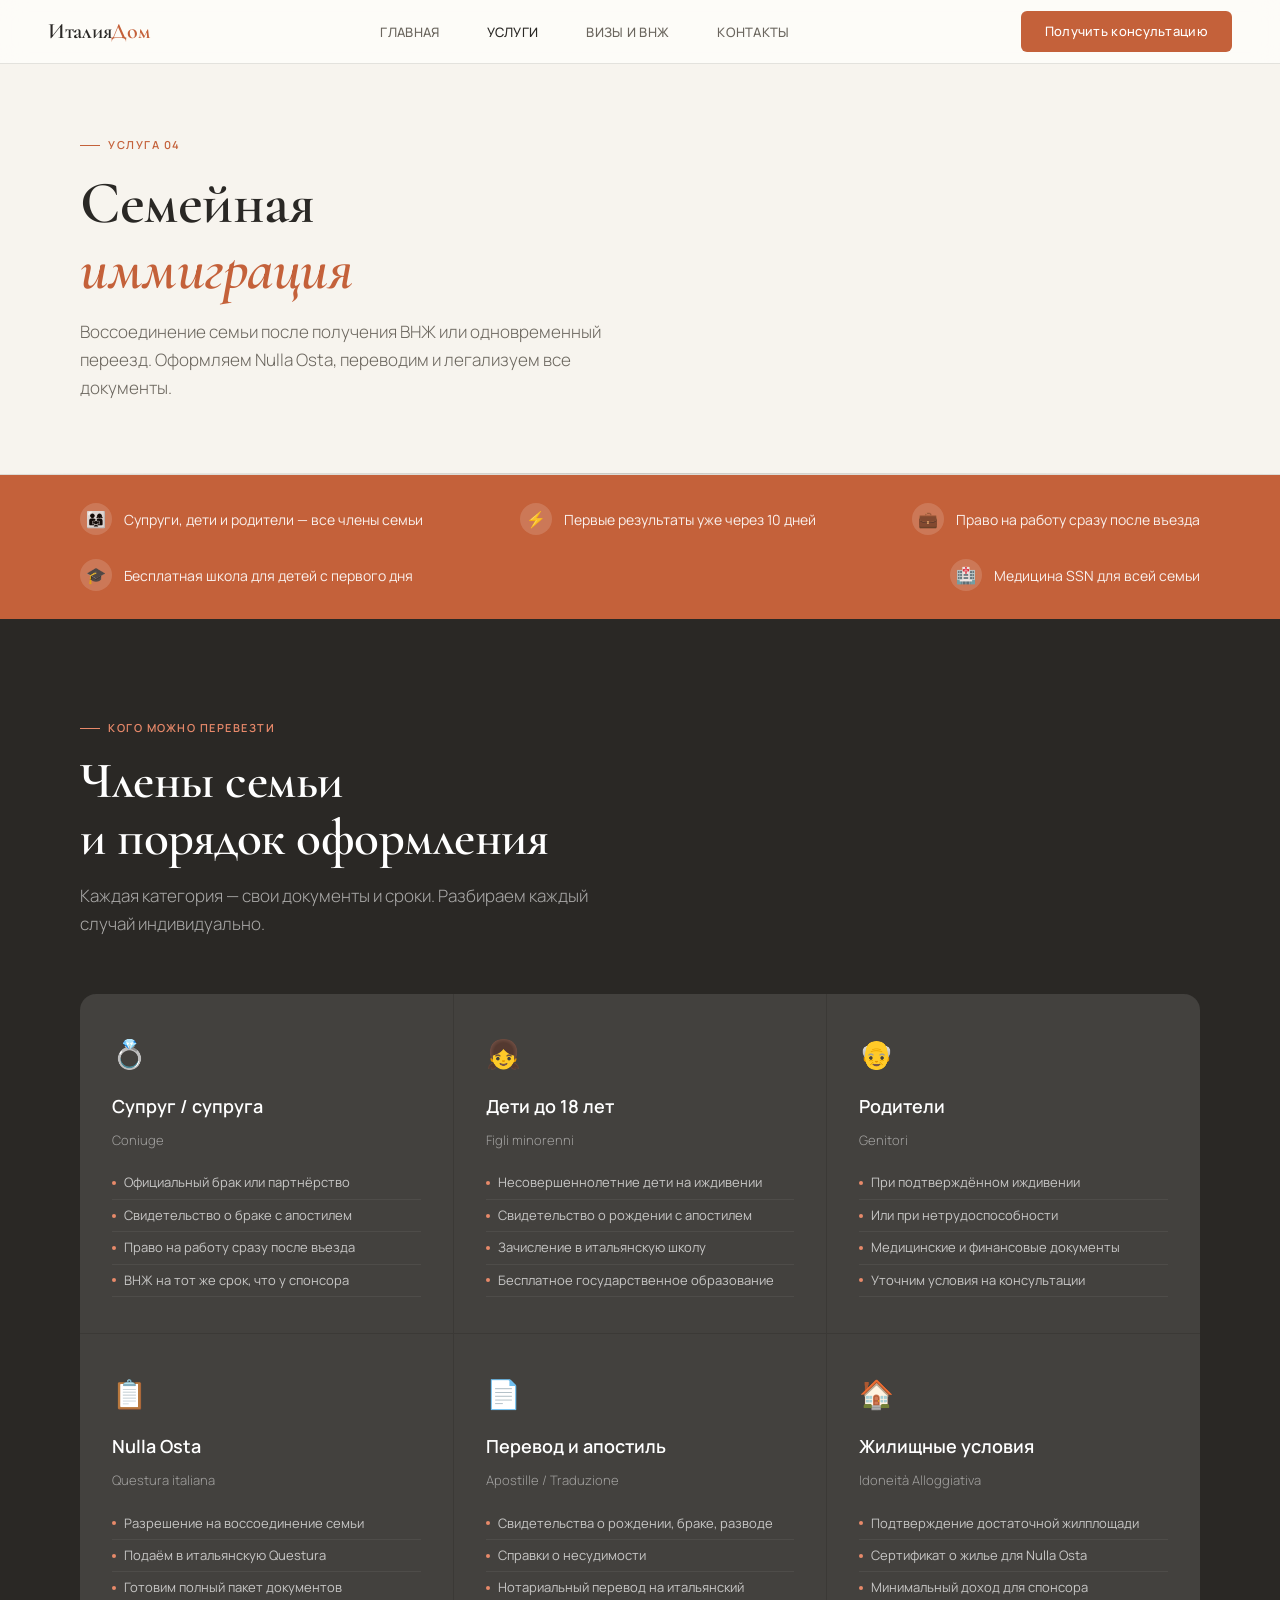
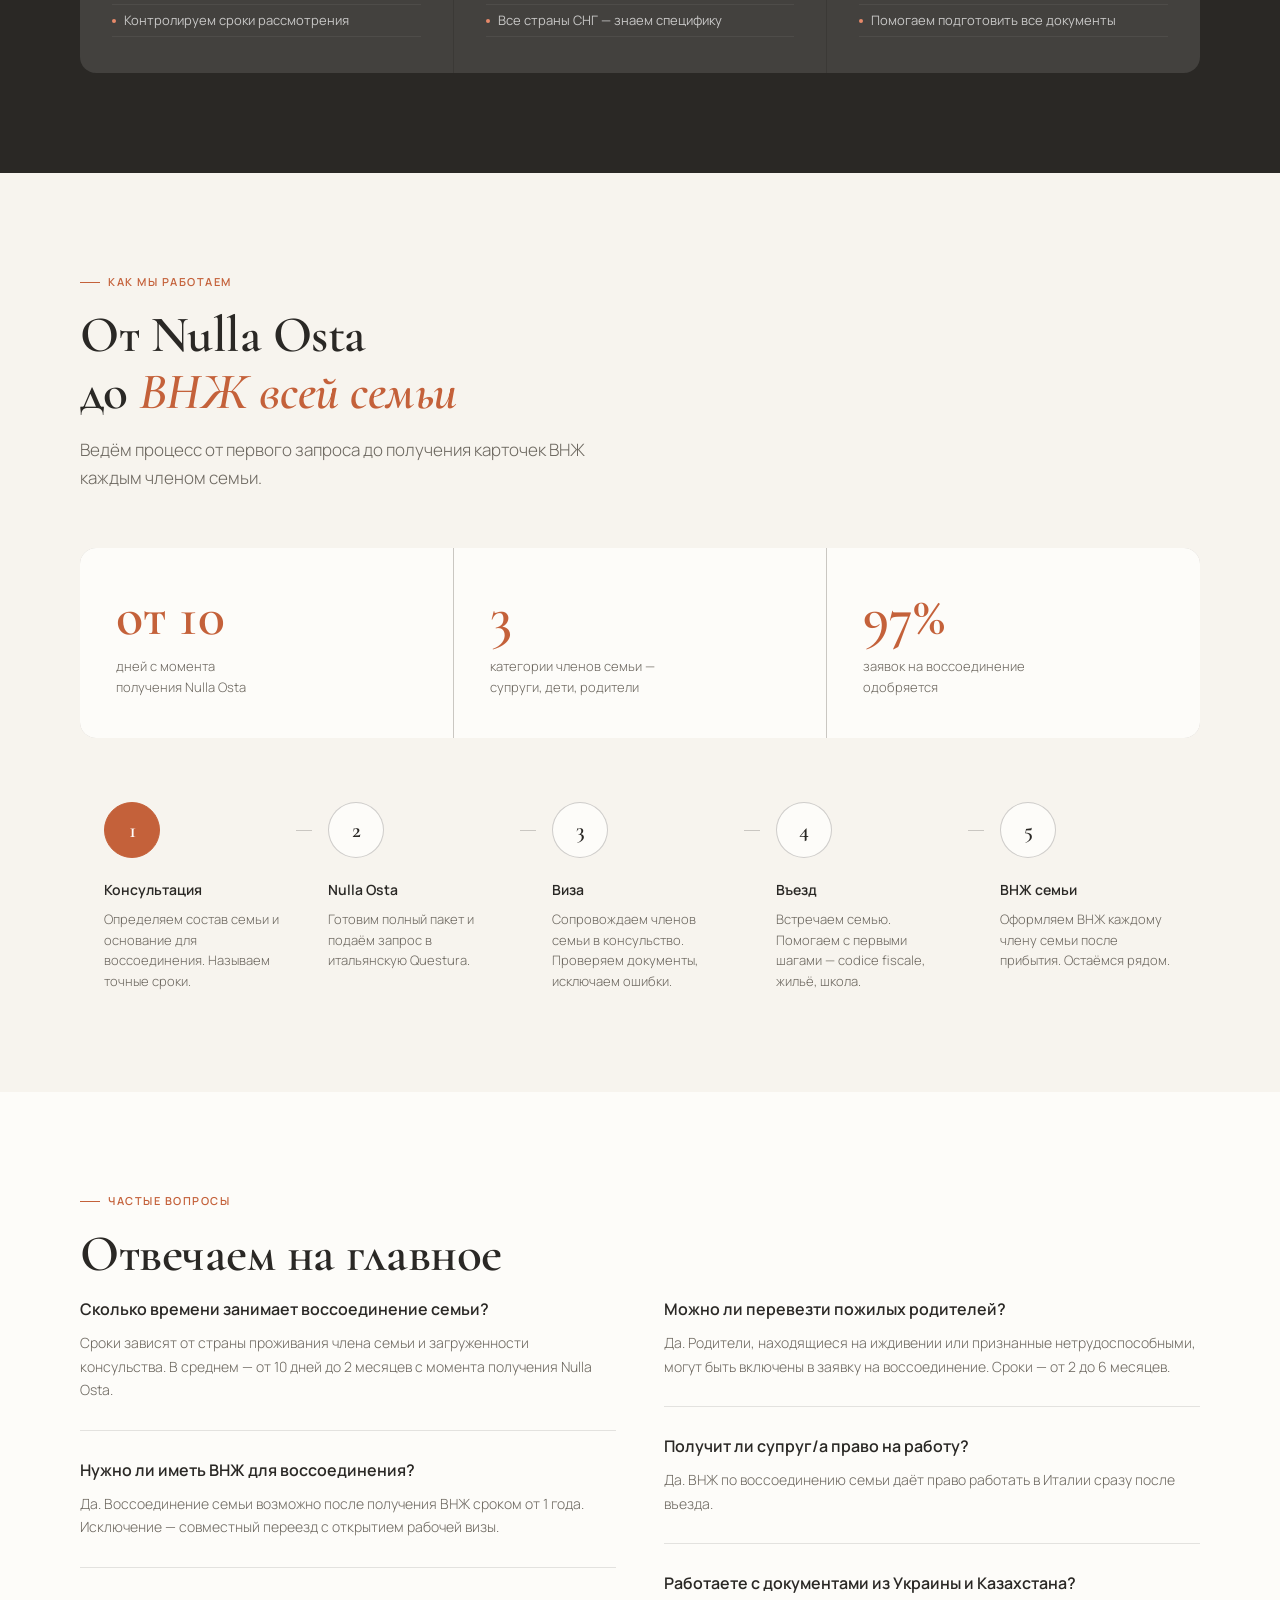
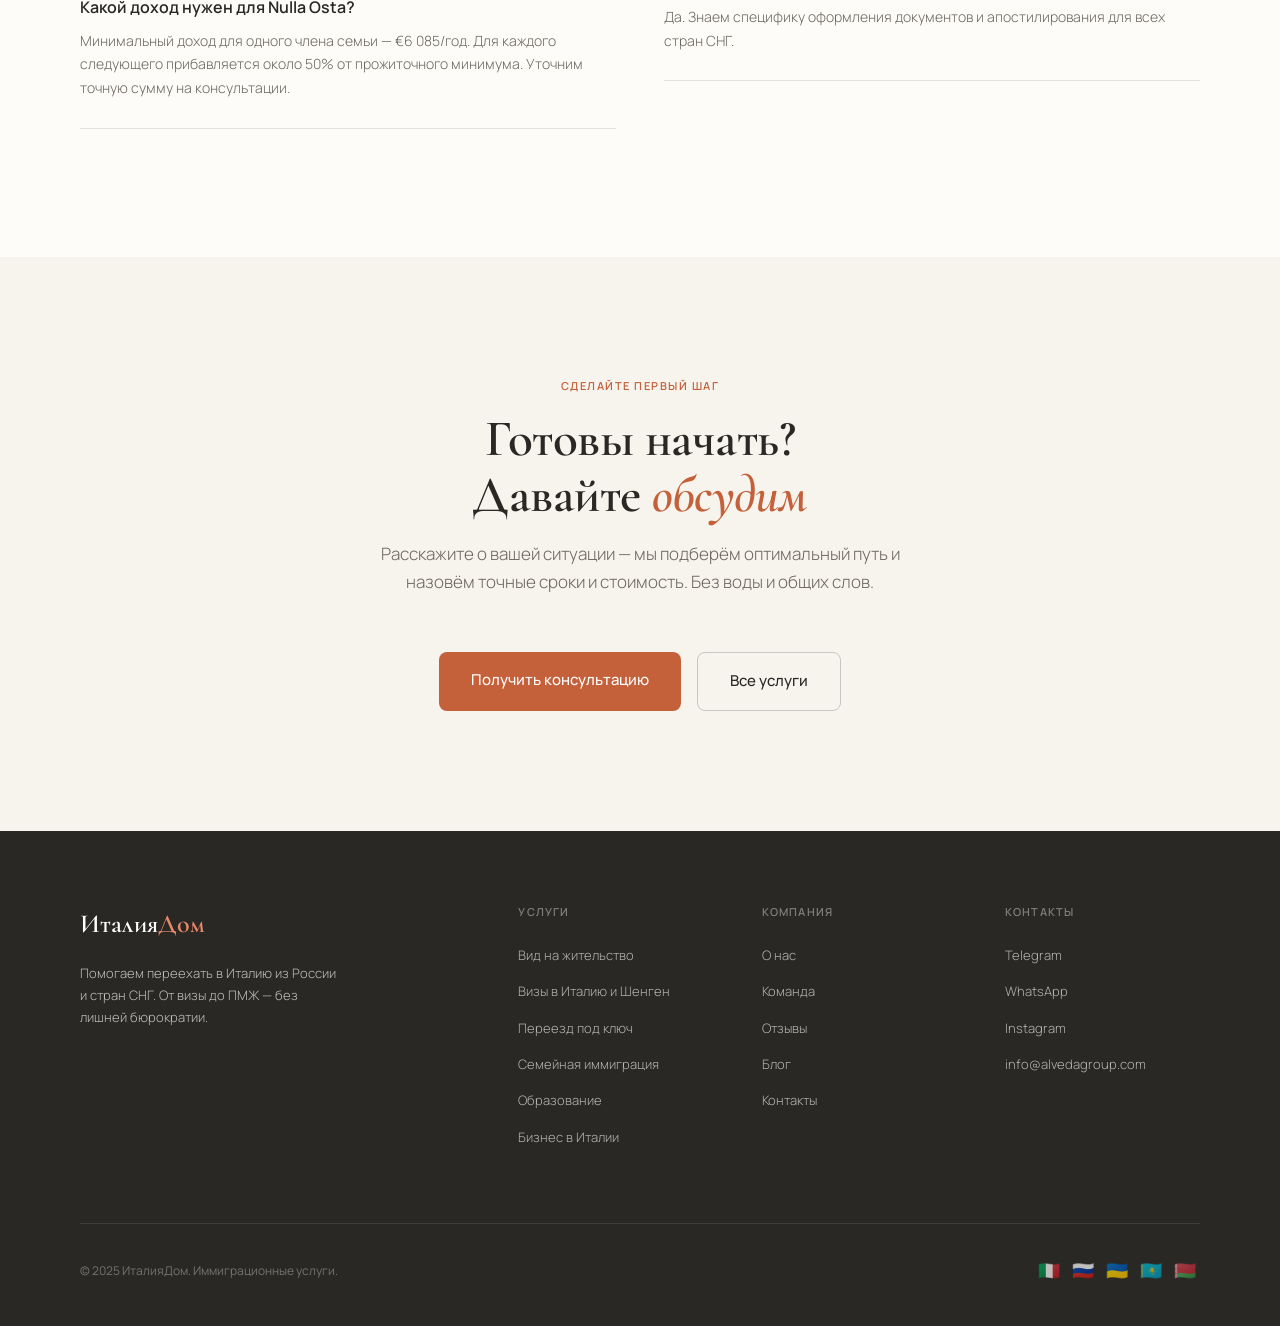
<file: service-family.html>
﻿<!DOCTYPE html>
<html lang="ru">
<head>
<meta charset="UTF-8">
<meta name="viewport" content="width=device-width, initial-scale=1.0">
<title>Воссоединение семьи в Италии — перевезти супруга, детей, родителей | ИталияДом</title>
<meta name="description" content="Помогаем перевезти семью в Италию после получения ВНЖ. Оформление Nulla Osta, подтверждение родства, перевод и легализация документов. Супруги, дети, родители. Сроки от 10 дней.">
<meta name="robots" content="index, follow">
<link rel="canonical" href="https://documentare.ru/service-family.html">
<meta property="og:type" content="website">
<meta property="og:url" content="https://documentare.ru/service-family.html">
<meta property="og:title" content="Воссоединение семьи в Италии — перевезти супруга, детей, родителей | ИталияДом">
<meta property="og:description" content="Помогаем перевезти семью в Италию после получения ВНЖ. Оформление Nulla Osta, подтверждение родства, перевод и легализация документов. Супруги, дети, родители. Сроки от 10 дней.">
<meta property="og:image" content="https://documentare.ru/og-image.jpg">
<meta property="og:locale" content="ru_RU">
<meta property="og:site_name" content="ИталияДом">
<script type="application/ld+json">
{
  "@context": "https://schema.org",
  "@type": "Service",
  "name": "Семейная иммиграция",
  "provider": {"@type": "ProfessionalService", "name": "ИталияДом", "url": "https://documentare.ru"},
  "description": "Помогаем перевезти семью в Италию после получения ВНЖ. Оформление Nulla Osta, подтверждение родства, перевод и легализация документов. Супруги, дети, родители. Сроки от 10 дней.",
  "areaServed": "IT",
  "url": "https://documentare.ru/service-family.html"
}
</script>
<script type="application/ld+json">
{
  "@context": "https://schema.org",
  "@type": "FAQPage",
  "mainEntity": [
    {"@type":"Question","name":"Как перевезти семью в Италию?","acceptedAnswer":{"@type":"Answer","text":"После получения ВНЖ подаём заявку на Nulla Osta в Questura. После одобрения член семьи получает визу и въезжает в Италию, где оформляет ВНЖ."}},
    {"@type":"Question","name":"Сколько времени занимает воссоединение семьи в Италии?","acceptedAnswer":{"@type":"Answer","text":"От 10 дней до 2 месяцев после получения Nulla Osta."}},
    {"@type":"Question","name":"Можно ли перевезти пожилых родителей в Италию?","acceptedAnswer":{"@type":"Answer","text":"Да, при подтверждении их иждивения или нетрудоспособности."}}
  ]
}
</script>
<link href="https://fonts.googleapis.com/css2?family=Cormorant+Garamond:ital,wght@0,400;0,600;1,400&family=Manrope:wght@300;400;500;600&display=swap" rel="stylesheet">
<link rel="stylesheet" href="style.css">
</head>
<body>
<nav id="nav"></nav>
<div class="mobile-menu" id="mobile-menu"></div>

<div class="page-hero">
  <div class="section-tag fade-up">Услуга 04</div>
  <h1 class="section-title fade-up delay-1">Семейная<br><em>иммиграция</em></h1>
  <p class="section-sub fade-up delay-2">Воссоединение семьи после получения ВНЖ или одновременный переезд. Оформляем Nulla Osta, переводим и легализуем все документы.</p>
</div>

<div class="benefits-strip">
  <div class="benefit-item"><div class="benefit-icon">👨‍👩‍👧</div>Супруги, дети и родители — все члены семьи</div>
  <div class="benefit-item"><div class="benefit-icon">⚡</div>Первые результаты уже через 10 дней</div>
  <div class="benefit-item"><div class="benefit-icon">💼</div>Право на работу сразу после въезда</div>
  <div class="benefit-item"><div class="benefit-icon">🎓</div>Бесплатная школа для детей с первого дня</div>
  <div class="benefit-item"><div class="benefit-icon">🏥</div>Медицина SSN для всей семьи</div>
</div>

<section class="visas">
  <div class="section-tag">Кого можно перевезти</div>
  <h2 class="section-title">Члены семьи<br>и порядок оформления</h2>
  <p class="section-sub">Каждая категория — свои документы и сроки. Разбираем каждый случай индивидуально.</p>
  <div class="visa-grid">
    <div class="visa-card">
      <div class="visa-flag">💍</div>
      <div class="visa-name">Супруг / супруга</div>
      <div class="visa-sub">Coniuge</div>
      <ul class="visa-features">
        <li>Официальный брак или партнёрство</li>
        <li>Свидетельство о браке с апостилем</li>
        <li>Право на работу сразу после въезда</li>
        <li>ВНЖ на тот же срок, что у спонсора</li>
      </ul>
    </div>
    <div class="visa-card">
      <div class="visa-flag">👧</div>
      <div class="visa-name">Дети до 18 лет</div>
      <div class="visa-sub">Figli minorenni</div>
      <ul class="visa-features">
        <li>Несовершеннолетние дети на иждивении</li>
        <li>Свидетельство о рождении с апостилем</li>
        <li>Зачисление в итальянскую школу</li>
        <li>Бесплатное государственное образование</li>
      </ul>
    </div>
    <div class="visa-card">
      <div class="visa-flag">👴</div>
      <div class="visa-name">Родители</div>
      <div class="visa-sub">Genitori</div>
      <ul class="visa-features">
        <li>При подтверждённом иждивении</li>
        <li>Или при нетрудоспособности</li>
        <li>Медицинские и финансовые документы</li>
        <li>Уточним условия на консультации</li>
      </ul>
    </div>
    <div class="visa-card">
      <div class="visa-flag">📋</div>
      <div class="visa-name">Nulla Osta</div>
      <div class="visa-sub">Questura italiana</div>
      <ul class="visa-features">
        <li>Разрешение на воссоединение семьи</li>
        <li>Подаём в итальянскую Questura</li>
        <li>Готовим полный пакет документов</li>
        <li>Контролируем сроки рассмотрения</li>
      </ul>
    </div>
    <div class="visa-card">
      <div class="visa-flag">📄</div>
      <div class="visa-name">Перевод и апостиль</div>
      <div class="visa-sub">Apostille / Traduzione</div>
      <ul class="visa-features">
        <li>Свидетельства о рождении, браке, разводе</li>
        <li>Справки о несудимости</li>
        <li>Нотариальный перевод на итальянский</li>
        <li>Все страны СНГ — знаем специфику</li>
      </ul>
    </div>
    <div class="visa-card">
      <div class="visa-flag">🏠</div>
      <div class="visa-name">Жилищные условия</div>
      <div class="visa-sub">Idoneità Alloggiativa</div>
      <ul class="visa-features">
        <li>Подтверждение достаточной жилплощади</li>
        <li>Сертификат о жилье для Nulla Osta</li>
        <li>Минимальный доход для спонсора</li>
        <li>Помогаем подготовить все документы</li>
      </ul>
    </div>
  </div>
</section>

<section class="process">
  <div class="section-tag">Как мы работаем</div>
  <h2 class="section-title">От Nulla Osta<br>до <em>ВНЖ всей семьи</em></h2>
  <p class="section-sub">Ведём процесс от первого запроса до получения карточек ВНЖ каждым членом семьи.</p>
  <div class="stat-row">
    <div class="stat-item">
      <div class="stat-num">от 10</div>
      <div class="stat-label">дней с момента<br>получения Nulla Osta</div>
    </div>
    <div class="stat-item">
      <div class="stat-num">3</div>
      <div class="stat-label">категории членов семьи —<br>супруги, дети, родители</div>
    </div>
    <div class="stat-item">
      <div class="stat-num">97%</div>
      <div class="stat-label">заявок на воссоединение<br>одобряется</div>
    </div>
  </div>
  <div class="process-steps">
    <div class="process-step active">
      <div class="step-num">1</div>
      <div class="step-content"><div class="step-title">Консультация</div><p class="step-desc">Определяем состав семьи и основание для воссоединения. Называем точные сроки.</p></div>
    </div>
    <div class="process-step">
      <div class="step-num">2</div>
      <div class="step-content"><div class="step-title">Nulla Osta</div><p class="step-desc">Готовим полный пакет и подаём запрос в итальянскую Questura.</p></div>
    </div>
    <div class="process-step">
      <div class="step-num">3</div>
      <div class="step-content"><div class="step-title">Виза</div><p class="step-desc">Сопровождаем членов семьи в консульство. Проверяем документы, исключаем ошибки.</p></div>
    </div>
    <div class="process-step">
      <div class="step-num">4</div>
      <div class="step-content"><div class="step-title">Въезд</div><p class="step-desc">Встречаем семью. Помогаем с первыми шагами — codice fiscale, жильё, школа.</p></div>
    </div>
    <div class="process-step">
      <div class="step-num">5</div>
      <div class="step-content"><div class="step-title">ВНЖ семьи</div><p class="step-desc">Оформляем ВНЖ каждому члену семьи после прибытия. Остаёмся рядом.</p></div>
    </div>
  </div>
</section>

<section class="faq">
  <div class="section-tag">Частые вопросы</div>
  <h2 class="section-title">Отвечаем на главное</h2>
  <div class="faq-grid">
    <div>
      <div class="faq-item"><div class="faq-q">Сколько времени занимает воссоединение семьи?</div><p class="faq-a">Сроки зависят от страны проживания члена семьи и загруженности консульства. В среднем — от 10 дней до 2 месяцев с момента получения Nulla Osta.</p></div>
      <div class="faq-item"><div class="faq-q">Нужно ли иметь ВНЖ для воссоединения?</div><p class="faq-a">Да. Воссоединение семьи возможно после получения ВНЖ сроком от 1 года. Исключение — совместный переезд с открытием рабочей визы.</p></div>
      <div class="faq-item"><div class="faq-q">Какой доход нужен для Nulla Osta?</div><p class="faq-a">Минимальный доход для одного члена семьи — €6 085/год. Для каждого следующего прибавляется около 50% от прожиточного минимума. Уточним точную сумму на консультации.</p></div>
    </div>
    <div>
      <div class="faq-item"><div class="faq-q">Можно ли перевезти пожилых родителей?</div><p class="faq-a">Да. Родители, находящиеся на иждивении или признанные нетрудоспособными, могут быть включены в заявку на воссоединение. Сроки — от 2 до 6 месяцев.</p></div>
      <div class="faq-item"><div class="faq-q">Получит ли супруг/а право на работу?</div><p class="faq-a">Да. ВНЖ по воссоединению семьи даёт право работать в Италии сразу после въезда.</p></div>
      <div class="faq-item"><div class="faq-q">Работаете с документами из Украины и Казахстана?</div><p class="faq-a">Да. Знаем специфику оформления документов и апостилирования для всех стран СНГ.</p></div>
    </div>
  </div>
</section>

<section class="cta-section">
  <div class="section-tag">Сделайте первый шаг</div>
  <h2 class="section-title">Готовы начать?<br>Давайте <em>обсудим</em></h2>
  <p class="section-sub">Расскажите о вашей ситуации — мы подберём оптимальный путь и назовём точные сроки и стоимость. Без воды и общих слов.</p>
  <div class="cta-actions">
    <a href="contact.html" class="btn-primary">Получить консультацию</a>
    <a href="services.html" class="btn-ghost">Все услуги</a>
  </div>
</section>

<footer id="footer"></footer>
<script src="components.js"></script>
<script>initPage('service-family');</script>
</body>
</html>
</file>
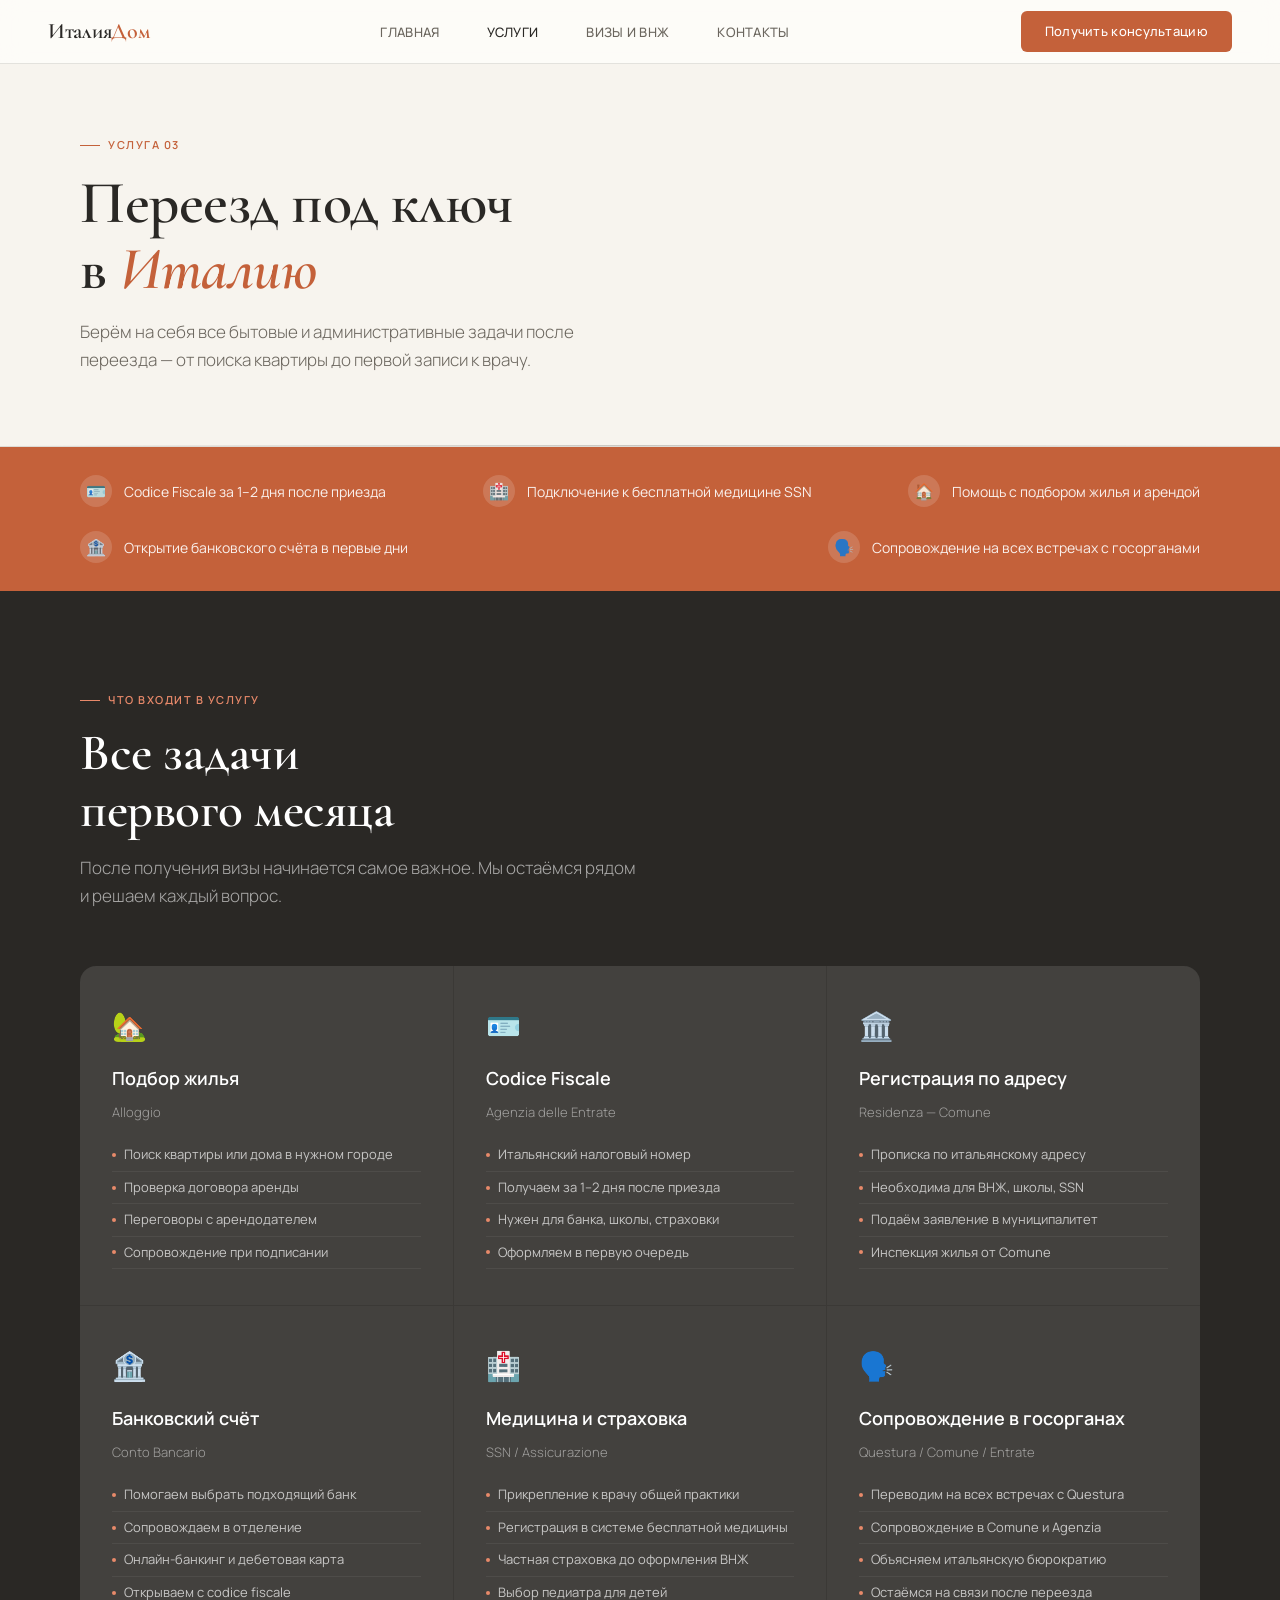
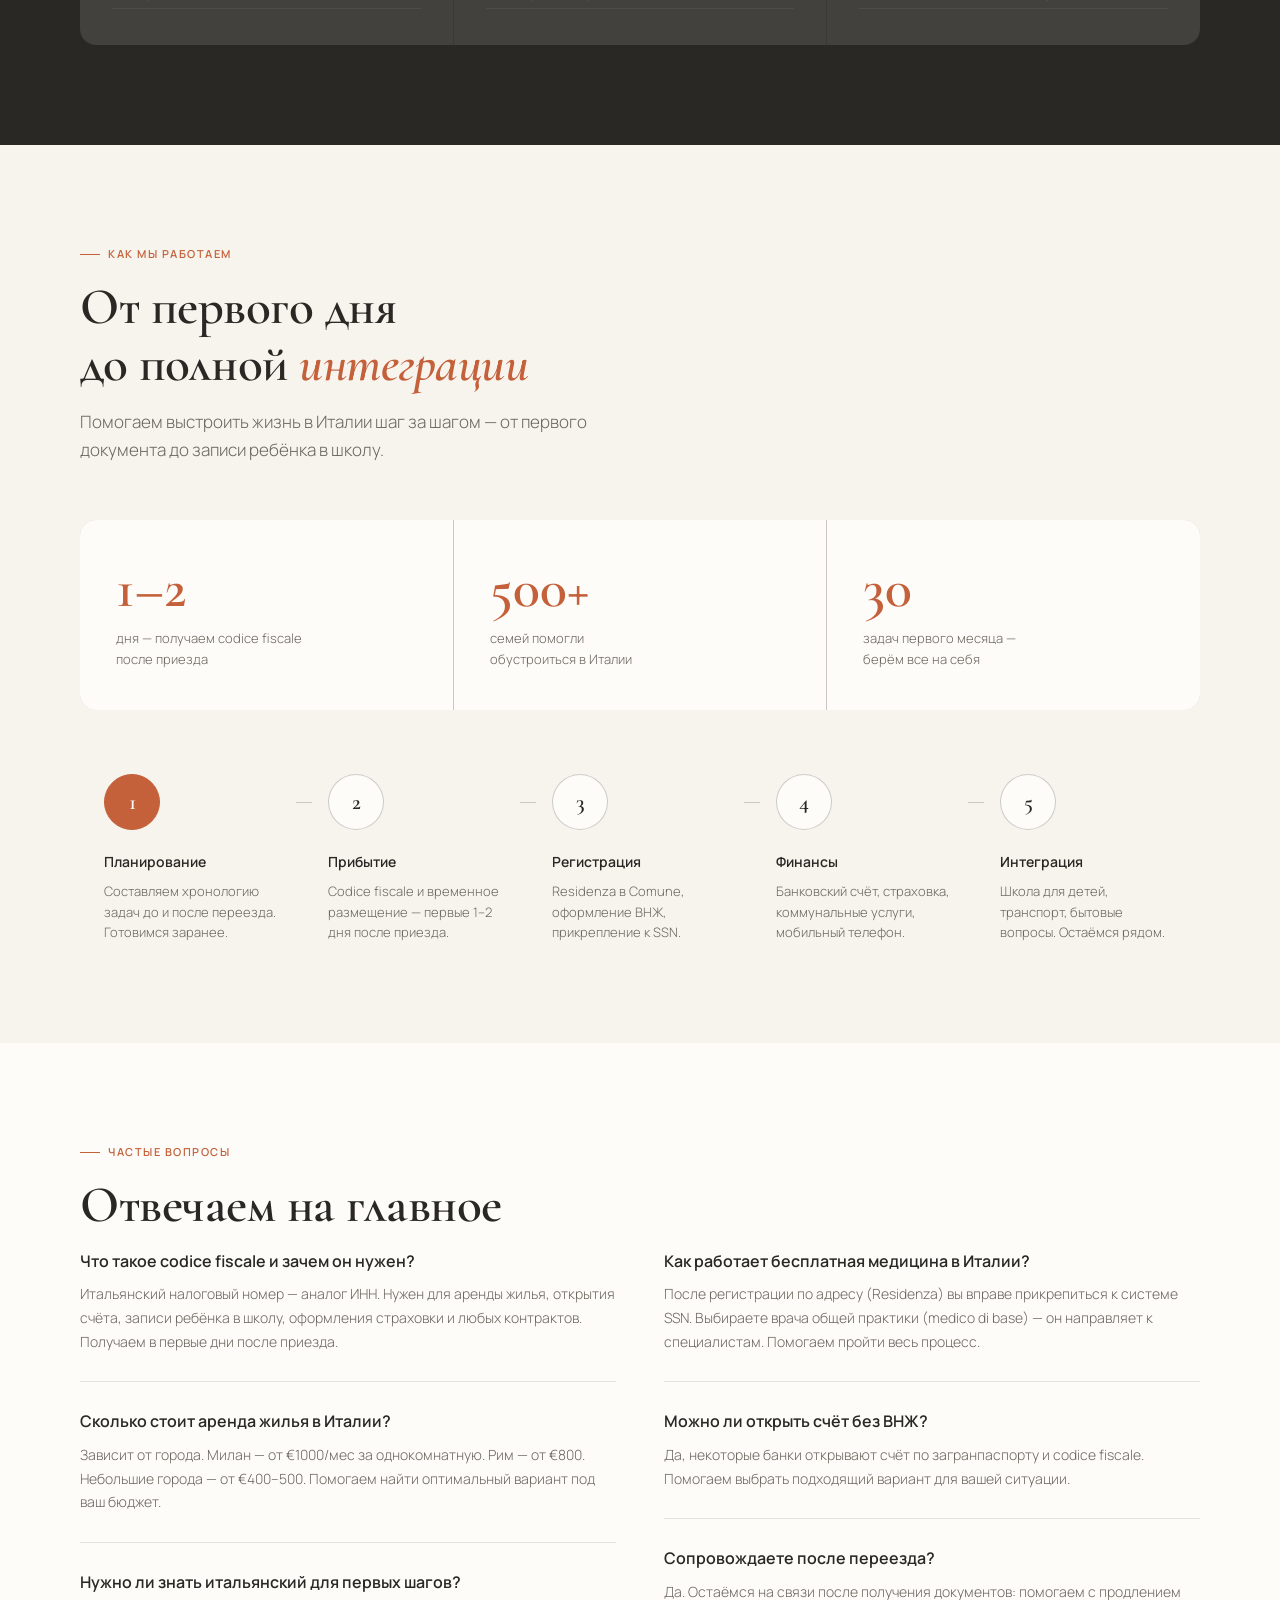
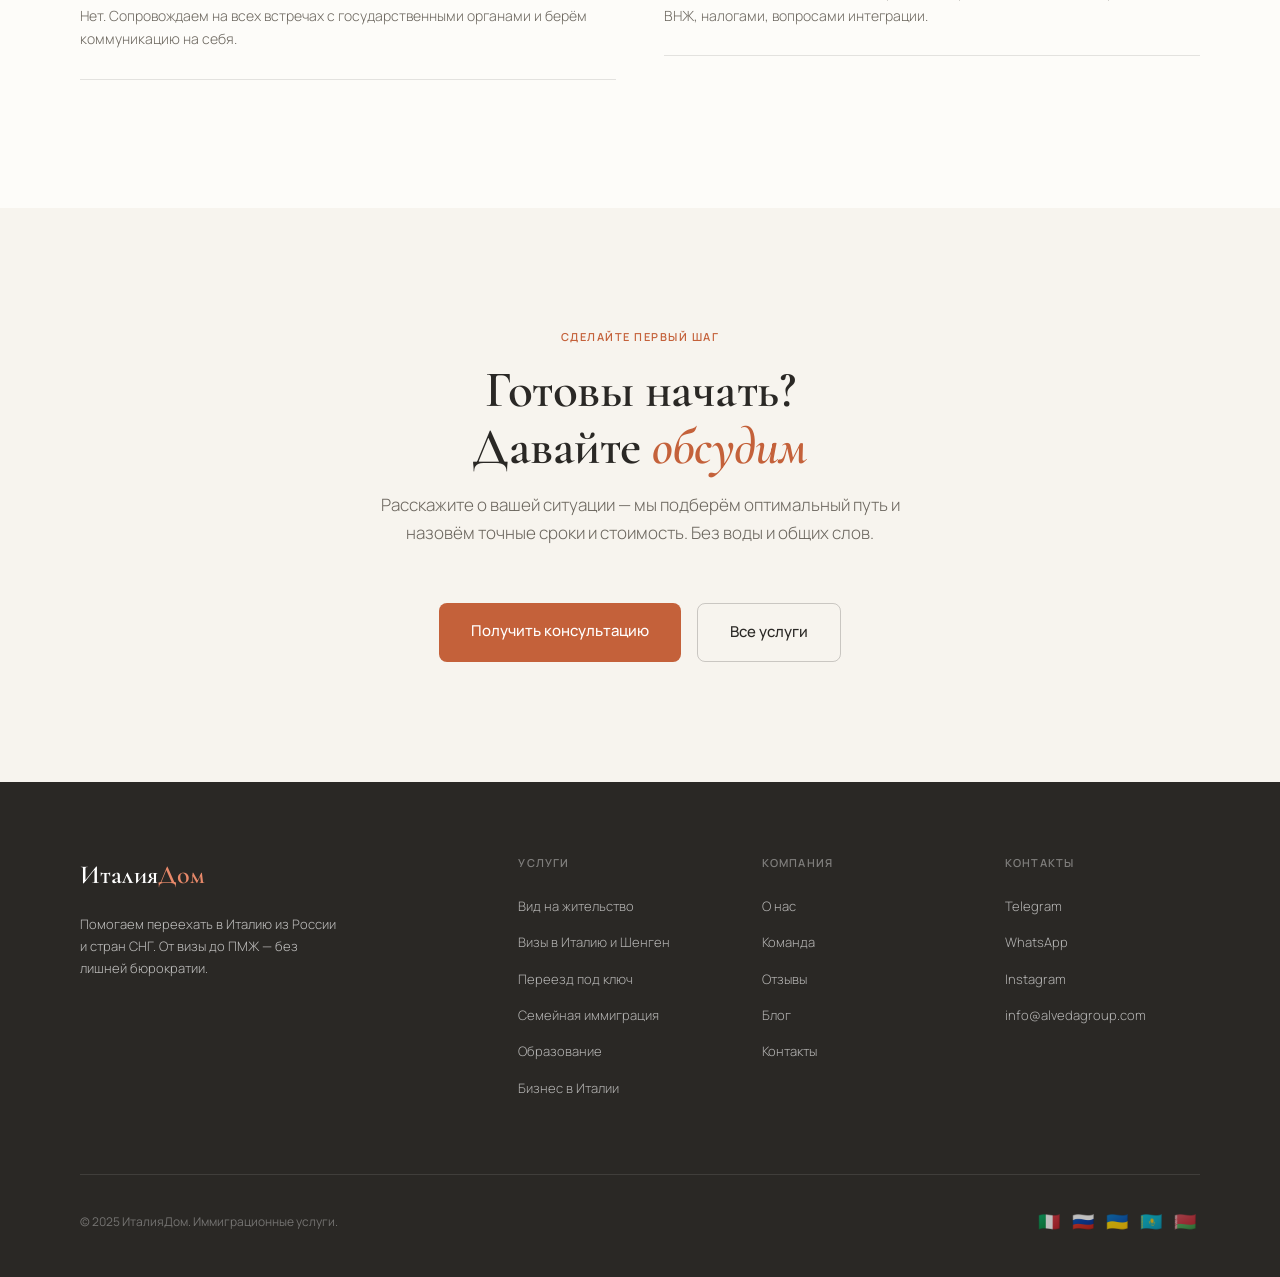
<file: service-relocation.html>
﻿<!DOCTYPE html>
<html lang="ru">
<head>
<meta charset="UTF-8">
<meta name="viewport" content="width=device-width, initial-scale=1.0">
<title>Переезд в Италию под ключ — жильё, документы, банк | ИталияДом</title>
<meta name="description" content="Организуем переезд в Италию от А до Я: подбор жилья, codice fiscale, регистрация по адресу, открытие банковского счёта, медицинская страховка, сопровождение в госорганах.">
<meta name="robots" content="index, follow">
<link rel="canonical" href="https://documentare.ru/service-relocation.html">
<meta property="og:type" content="website">
<meta property="og:url" content="https://documentare.ru/service-relocation.html">
<meta property="og:title" content="Переезд в Италию под ключ — жильё, документы, банк | ИталияДом">
<meta property="og:description" content="Организуем переезд в Италию от А до Я: подбор жилья, codice fiscale, регистрация по адресу, открытие банковского счёта, медицинская страховка, сопровождение в госорганах.">
<meta property="og:image" content="https://documentare.ru/og-image.jpg">
<meta property="og:locale" content="ru_RU">
<meta property="og:site_name" content="ИталияДом">
<script type="application/ld+json">
{
  "@context": "https://schema.org",
  "@type": "Service",
  "name": "Переезд под ключ в Италию",
  "provider": {"@type": "ProfessionalService", "name": "ИталияДом", "url": "https://documentare.ru"},
  "description": "Организуем переезд в Италию от А до Я: подбор жилья, codice fiscale, регистрация по адресу, открытие банковского счёта, медицинская страховка, сопровождение в госорганах.",
  "areaServed": "IT",
  "url": "https://documentare.ru/service-relocation.html"
}
</script>
<script type="application/ld+json">
{
  "@context": "https://schema.org",
  "@type": "FAQPage",
  "mainEntity": [
    {"@type":"Question","name":"Что нужно сделать сразу после переезда в Италию?","acceptedAnswer":{"@type":"Answer","text":"Получить codice fiscale, зарегистрироваться по адресу (Residenza), открыть банковский счёт и оформить медицинскую страховку."}},
    {"@type":"Question","name":"Что такое codice fiscale?","acceptedAnswer":{"@type":"Answer","text":"Итальянский налоговый номер — аналог ИНН. Нужен для аренды жилья, банковского счёта, школы, страховки и любых контрактов."}},
    {"@type":"Question","name":"Как прикрепиться к бесплатной медицине в Италии?","acceptedAnswer":{"@type":"Answer","text":"После оформления Residenza выбираете врача общей практики (medico di base) в системе SSN."}}
  ]
}
</script>
<link href="https://fonts.googleapis.com/css2?family=Cormorant+Garamond:ital,wght@0,400;0,600;1,400&family=Manrope:wght@300;400;500;600&display=swap" rel="stylesheet">
<link rel="stylesheet" href="style.css">
</head>
<body>
<nav id="nav"></nav>
<div class="mobile-menu" id="mobile-menu"></div>

<div class="page-hero">
  <div class="section-tag fade-up">Услуга 03</div>
  <h1 class="section-title fade-up delay-1">Переезд под ключ<br>в <em>Италию</em></h1>
  <p class="section-sub fade-up delay-2">Берём на себя все бытовые и административные задачи после переезда — от поиска квартиры до первой записи к врачу.</p>
</div>

<div class="benefits-strip">
  <div class="benefit-item"><div class="benefit-icon">🪪</div>Codice Fiscale за 1–2 дня после приезда</div>
  <div class="benefit-item"><div class="benefit-icon">🏥</div>Подключение к бесплатной медицине SSN</div>
  <div class="benefit-item"><div class="benefit-icon">🏠</div>Помощь с подбором жилья и арендой</div>
  <div class="benefit-item"><div class="benefit-icon">🏦</div>Открытие банковского счёта в первые дни</div>
  <div class="benefit-item"><div class="benefit-icon">🗣️</div>Сопровождение на всех встречах с госорганами</div>
</div>

<section class="visas">
  <div class="section-tag">Что входит в услугу</div>
  <h2 class="section-title">Все задачи<br>первого месяца</h2>
  <p class="section-sub">После получения визы начинается самое важное. Мы остаёмся рядом и решаем каждый вопрос.</p>
  <div class="visa-grid">
    <div class="visa-card">
      <div class="visa-flag">🏡</div>
      <div class="visa-name">Подбор жилья</div>
      <div class="visa-sub">Alloggio</div>
      <ul class="visa-features">
        <li>Поиск квартиры или дома в нужном городе</li>
        <li>Проверка договора аренды</li>
        <li>Переговоры с арендодателем</li>
        <li>Сопровождение при подписании</li>
      </ul>
    </div>
    <div class="visa-card">
      <div class="visa-flag">🪪</div>
      <div class="visa-name">Codice Fiscale</div>
      <div class="visa-sub">Agenzia delle Entrate</div>
      <ul class="visa-features">
        <li>Итальянский налоговый номер</li>
        <li>Получаем за 1–2 дня после приезда</li>
        <li>Нужен для банка, школы, страховки</li>
        <li>Оформляем в первую очередь</li>
      </ul>
    </div>
    <div class="visa-card">
      <div class="visa-flag">🏛️</div>
      <div class="visa-name">Регистрация по адресу</div>
      <div class="visa-sub">Residenza — Comune</div>
      <ul class="visa-features">
        <li>Прописка по итальянскому адресу</li>
        <li>Необходима для ВНЖ, школы, SSN</li>
        <li>Подаём заявление в муниципалитет</li>
        <li>Инспекция жилья от Comune</li>
      </ul>
    </div>
    <div class="visa-card">
      <div class="visa-flag">🏦</div>
      <div class="visa-name">Банковский счёт</div>
      <div class="visa-sub">Conto Bancario</div>
      <ul class="visa-features">
        <li>Помогаем выбрать подходящий банк</li>
        <li>Сопровождаем в отделение</li>
        <li>Онлайн-банкинг и дебетовая карта</li>
        <li>Открываем с codice fiscale</li>
      </ul>
    </div>
    <div class="visa-card">
      <div class="visa-flag">🏥</div>
      <div class="visa-name">Медицина и страховка</div>
      <div class="visa-sub">SSN / Assicurazione</div>
      <ul class="visa-features">
        <li>Прикрепление к врачу общей практики</li>
        <li>Регистрация в системе бесплатной медицины</li>
        <li>Частная страховка до оформления ВНЖ</li>
        <li>Выбор педиатра для детей</li>
      </ul>
    </div>
    <div class="visa-card">
      <div class="visa-flag">🗣️</div>
      <div class="visa-name">Сопровождение в госорганах</div>
      <div class="visa-sub">Questura / Comune / Entrate</div>
      <ul class="visa-features">
        <li>Переводим на всех встречах с Questura</li>
        <li>Сопровождение в Comune и Agenzia</li>
        <li>Объясняем итальянскую бюрократию</li>
        <li>Остаёмся на связи после переезда</li>
      </ul>
    </div>
  </div>
</section>

<section class="process">
  <div class="section-tag">Как мы работаем</div>
  <h2 class="section-title">От первого дня<br>до полной <em>интеграции</em></h2>
  <p class="section-sub">Помогаем выстроить жизнь в Италии шаг за шагом — от первого документа до записи ребёнка в школу.</p>
  <div class="stat-row">
    <div class="stat-item">
      <div class="stat-num">1–2</div>
      <div class="stat-label">дня — получаем codice fiscale<br>после приезда</div>
    </div>
    <div class="stat-item">
      <div class="stat-num">500+</div>
      <div class="stat-label">семей помогли<br>обустроиться в Италии</div>
    </div>
    <div class="stat-item">
      <div class="stat-num">30</div>
      <div class="stat-label">задач первого месяца —<br>берём все на себя</div>
    </div>
  </div>
  <div class="process-steps">
    <div class="process-step active">
      <div class="step-num">1</div>
      <div class="step-content"><div class="step-title">Планирование</div><p class="step-desc">Составляем хронологию задач до и после переезда. Готовимся заранее.</p></div>
    </div>
    <div class="process-step">
      <div class="step-num">2</div>
      <div class="step-content"><div class="step-title">Прибытие</div><p class="step-desc">Codice fiscale и временное размещение — первые 1–2 дня после приезда.</p></div>
    </div>
    <div class="process-step">
      <div class="step-num">3</div>
      <div class="step-content"><div class="step-title">Регистрация</div><p class="step-desc">Residenza в Comune, оформление ВНЖ, прикрепление к SSN.</p></div>
    </div>
    <div class="process-step">
      <div class="step-num">4</div>
      <div class="step-content"><div class="step-title">Финансы</div><p class="step-desc">Банковский счёт, страховка, коммунальные услуги, мобильный телефон.</p></div>
    </div>
    <div class="process-step">
      <div class="step-num">5</div>
      <div class="step-content"><div class="step-title">Интеграция</div><p class="step-desc">Школа для детей, транспорт, бытовые вопросы. Остаёмся рядом.</p></div>
    </div>
  </div>
</section>

<section class="faq">
  <div class="section-tag">Частые вопросы</div>
  <h2 class="section-title">Отвечаем на главное</h2>
  <div class="faq-grid">
    <div>
      <div class="faq-item"><div class="faq-q">Что такое codice fiscale и зачем он нужен?</div><p class="faq-a">Итальянский налоговый номер — аналог ИНН. Нужен для аренды жилья, открытия счёта, записи ребёнка в школу, оформления страховки и любых контрактов. Получаем в первые дни после приезда.</p></div>
      <div class="faq-item"><div class="faq-q">Сколько стоит аренда жилья в Италии?</div><p class="faq-a">Зависит от города. Милан — от €1000/мес за однокомнатную. Рим — от €800. Небольшие города — от €400–500. Помогаем найти оптимальный вариант под ваш бюджет.</p></div>
      <div class="faq-item"><div class="faq-q">Нужно ли знать итальянский для первых шагов?</div><p class="faq-a">Нет. Сопровождаем на всех встречах с государственными органами и берём коммуникацию на себя.</p></div>
    </div>
    <div>
      <div class="faq-item"><div class="faq-q">Как работает бесплатная медицина в Италии?</div><p class="faq-a">После регистрации по адресу (Residenza) вы вправе прикрепиться к системе SSN. Выбираете врача общей практики (medico di base) — он направляет к специалистам. Помогаем пройти весь процесс.</p></div>
      <div class="faq-item"><div class="faq-q">Можно ли открыть счёт без ВНЖ?</div><p class="faq-a">Да, некоторые банки открывают счёт по загранпаспорту и codice fiscale. Помогаем выбрать подходящий вариант для вашей ситуации.</p></div>
      <div class="faq-item"><div class="faq-q">Сопровождаете после переезда?</div><p class="faq-a">Да. Остаёмся на связи после получения документов: помогаем с продлением ВНЖ, налогами, вопросами интеграции.</p></div>
    </div>
  </div>
</section>

<section class="cta-section">
  <div class="section-tag">Сделайте первый шаг</div>
  <h2 class="section-title">Готовы начать?<br>Давайте <em>обсудим</em></h2>
  <p class="section-sub">Расскажите о вашей ситуации — мы подберём оптимальный путь и назовём точные сроки и стоимость. Без воды и общих слов.</p>
  <div class="cta-actions">
    <a href="contact.html" class="btn-primary">Получить консультацию</a>
    <a href="services.html" class="btn-ghost">Все услуги</a>
  </div>
</section>

<footer id="footer"></footer>
<script src="components.js"></script>
<script>initPage('service-relocation');</script>
</body>
</html>
</file>
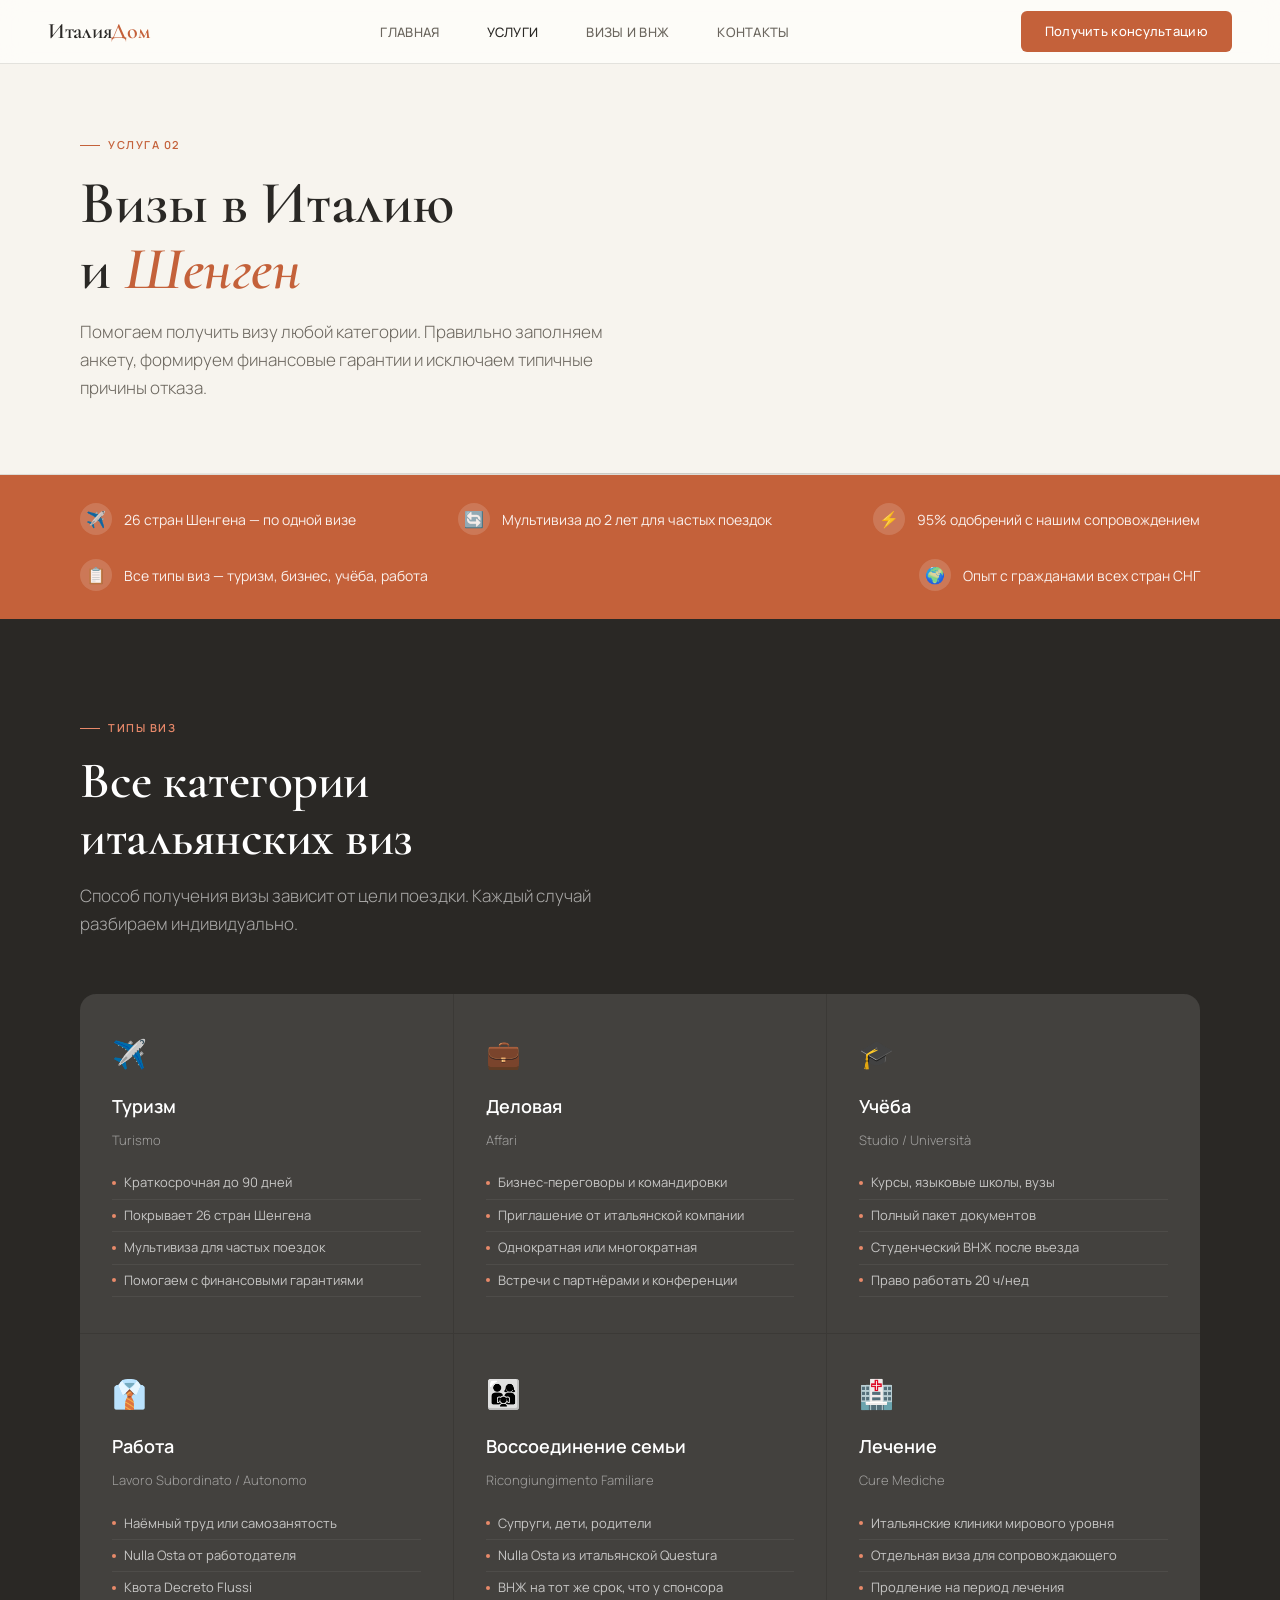
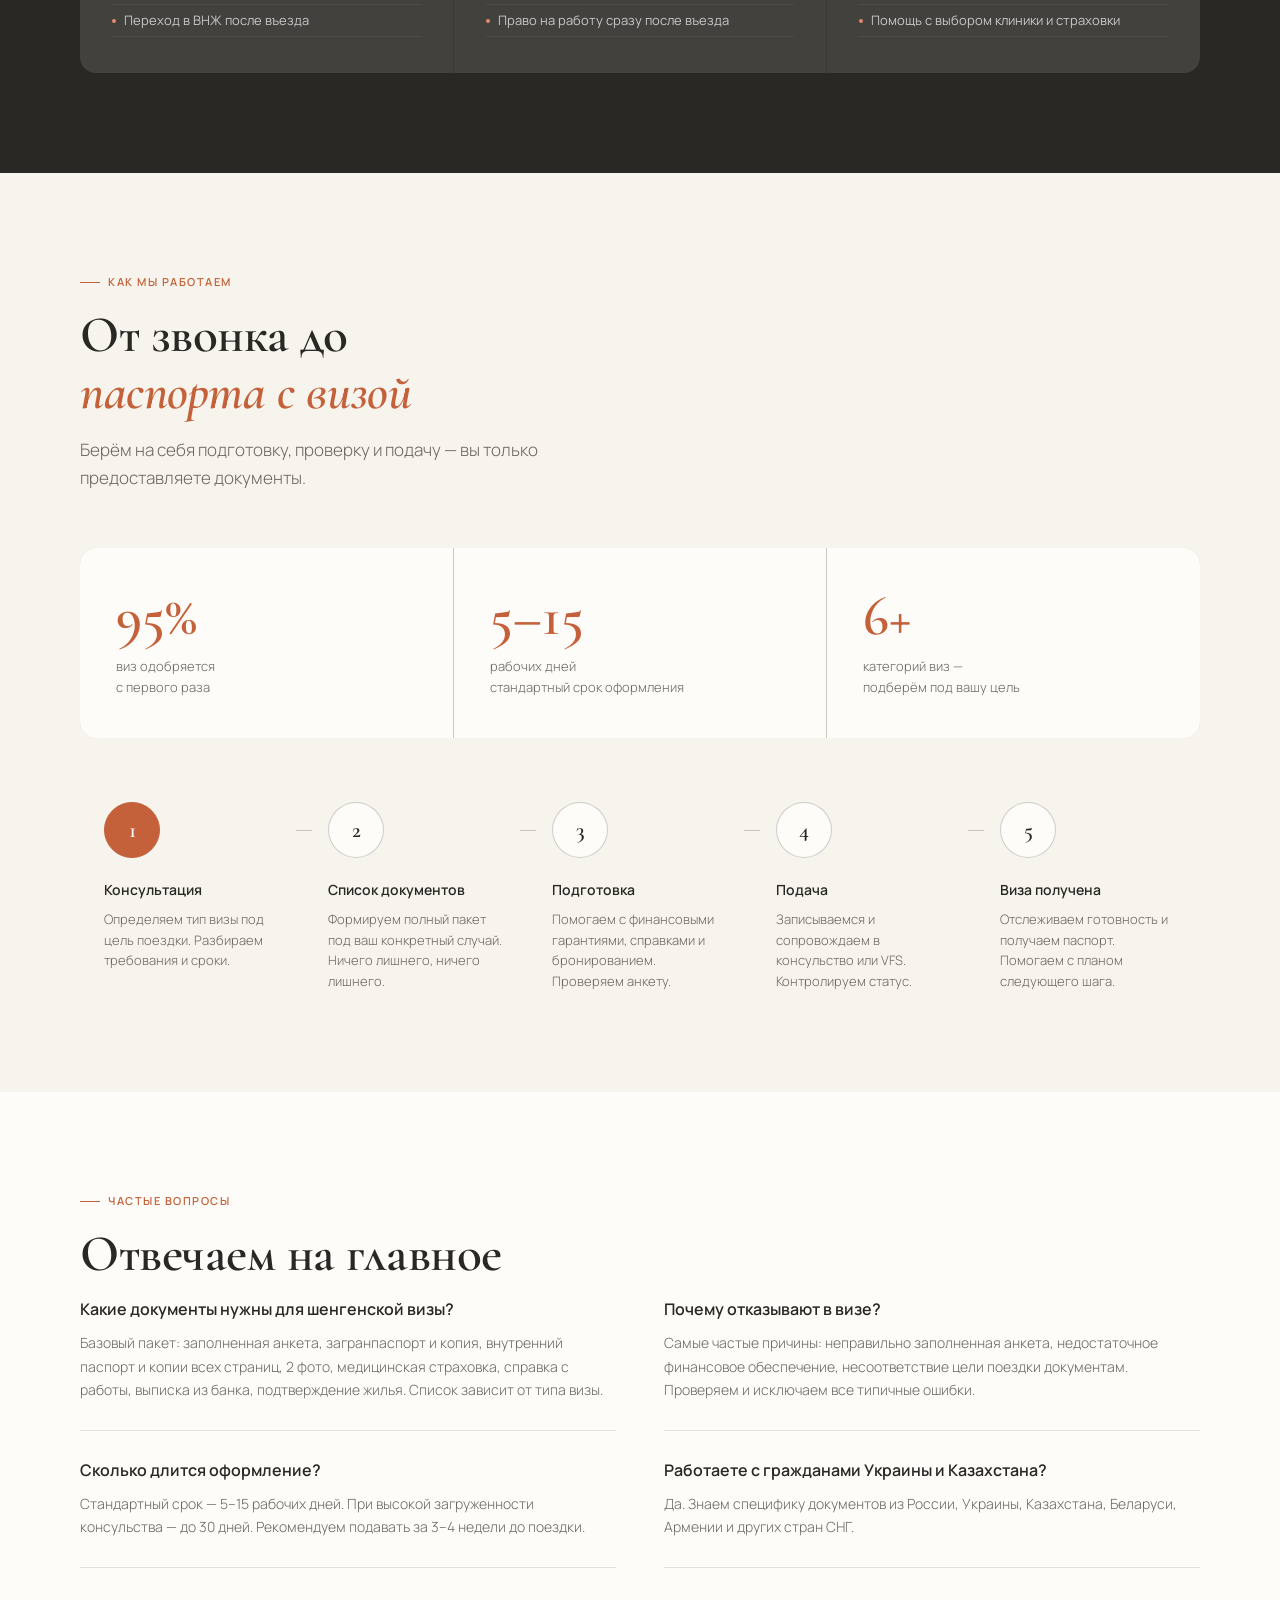
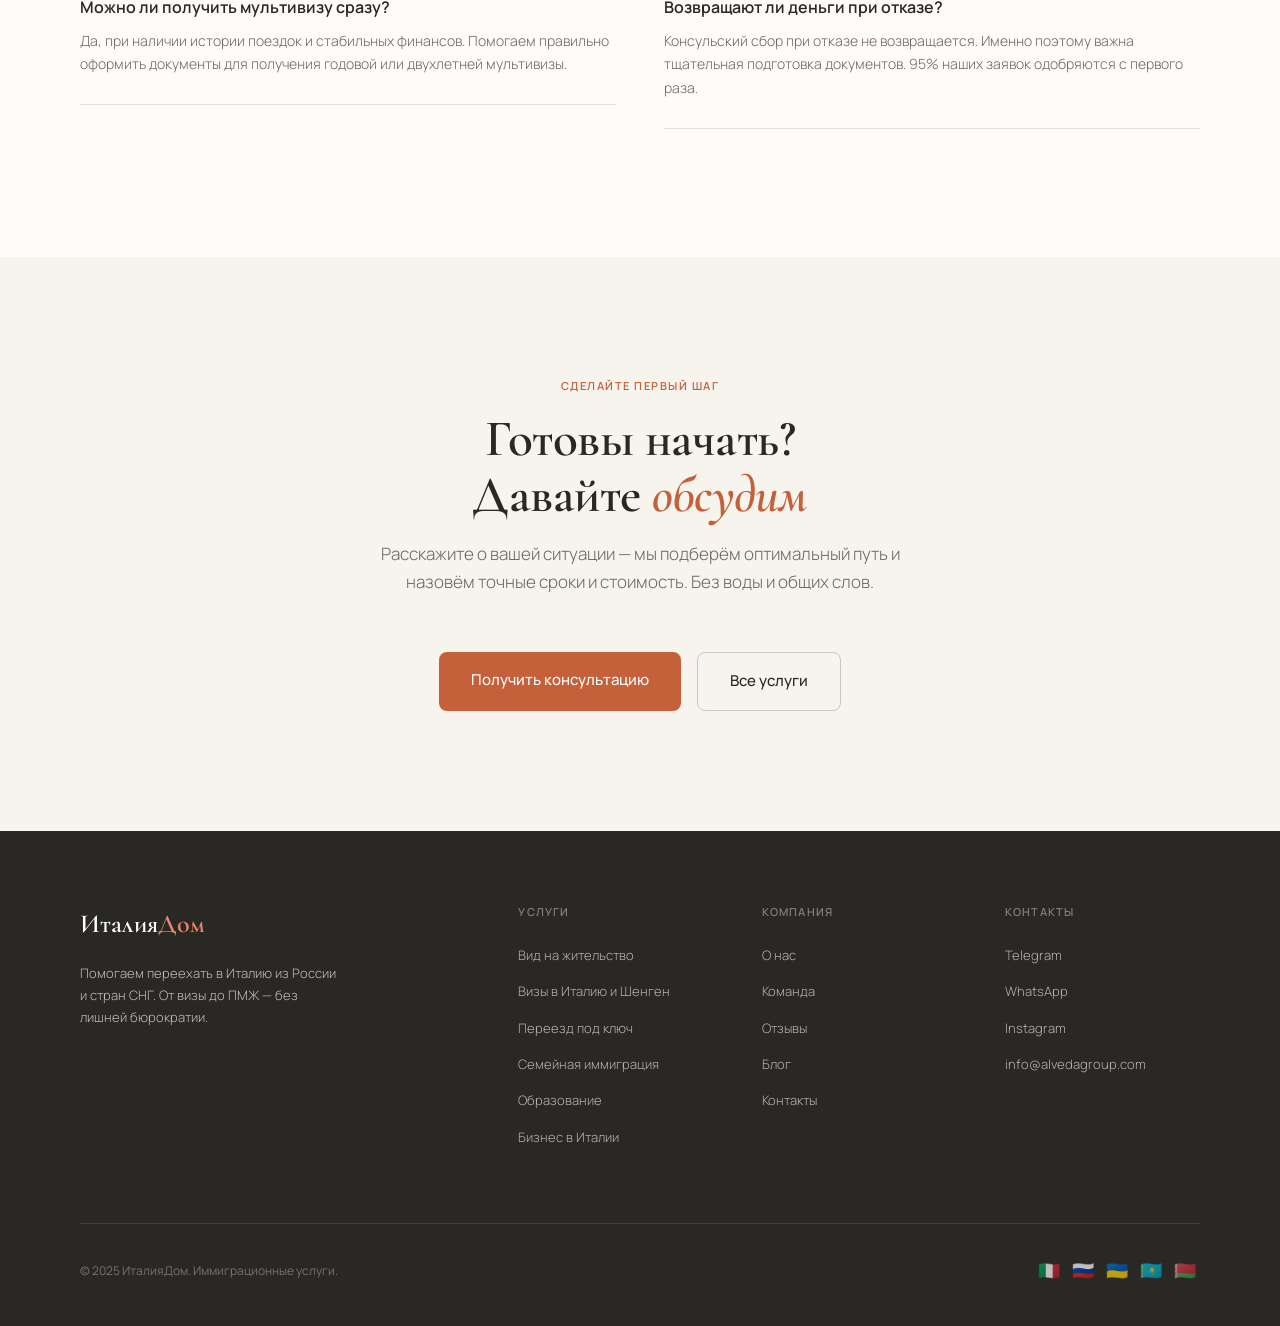
<file: service-visas.html>
﻿<!DOCTYPE html>
<html lang="ru">
<head>
<meta charset="UTF-8">
<meta name="viewport" content="width=device-width, initial-scale=1.0">
<title>Шенгенские визы и визы в Италию — оформление под ключ | ИталияДом</title>
<meta name="description" content="Оформляем шенгенские визы и визы в Италию: туризм, бизнес, учёба, работа, воссоединение семьи, лечение. Корректное заполнение анкеты, финансовые гарантии, 95% одобрений.">
<meta name="robots" content="index, follow">
<link rel="canonical" href="https://documentare.ru/service-visas.html">
<meta property="og:type" content="website">
<meta property="og:url" content="https://documentare.ru/service-visas.html">
<meta property="og:title" content="Шенгенские визы и визы в Италию — оформление под ключ | ИталияДом">
<meta property="og:description" content="Оформляем шенгенские визы и визы в Италию: туризм, бизнес, учёба, работа, воссоединение семьи, лечение. Корректное заполнение анкеты, финансовые гарантии, 95% одобрений.">
<meta property="og:image" content="https://documentare.ru/og-image.jpg">
<meta property="og:locale" content="ru_RU">
<meta property="og:site_name" content="ИталияДом">
<script type="application/ld+json">
{
  "@context": "https://schema.org",
  "@type": "Service",
  "name": "Визы в Италию и Шенген",
  "provider": {"@type": "ProfessionalService", "name": "ИталияДом", "url": "https://documentare.ru"},
  "description": "Оформляем шенгенские визы и визы в Италию: туризм, бизнес, учёба, работа, воссоединение семьи, лечение. Корректное заполнение анкеты, финансовые гарантии, 95% одобрений.",
  "areaServed": "IT",
  "url": "https://documentare.ru/service-visas.html"
}
</script>
<script type="application/ld+json">
{
  "@context": "https://schema.org",
  "@type": "FAQPage",
  "mainEntity": [
    {"@type":"Question","name":"Какие документы нужны для шенгенской визы?","acceptedAnswer":{"@type":"Answer","text":"Загранпаспорт, анкета, внутренний паспорт, фото, страховка, справка с работы, выписка из банка, подтверждение бронирования жилья и транспорта."}},
    {"@type":"Question","name":"Сколько времени занимает оформление визы в Италию?","acceptedAnswer":{"@type":"Answer","text":"5–15 рабочих дней. При высокой загруженности консульства — до 30 дней."}},
    {"@type":"Question","name":"Почему могут отказать в шенгенской визе?","acceptedAnswer":{"@type":"Answer","text":"Неправильно заполненная анкета, недостаточное финансовое обеспечение или несоответствие цели поездки документам."}}
  ]
}
</script>
<link href="https://fonts.googleapis.com/css2?family=Cormorant+Garamond:ital,wght@0,400;0,600;1,400&family=Manrope:wght@300;400;500;600&display=swap" rel="stylesheet">
<link rel="stylesheet" href="style.css">
</head>
<body>
<nav id="nav"></nav>
<div class="mobile-menu" id="mobile-menu"></div>

<div class="page-hero">
  <div class="section-tag fade-up">Услуга 02</div>
  <h1 class="section-title fade-up delay-1">Визы в Италию<br>и <em>Шенген</em></h1>
  <p class="section-sub fade-up delay-2">Помогаем получить визу любой категории. Правильно заполняем анкету, формируем финансовые гарантии и исключаем типичные причины отказа.</p>
</div>

<div class="benefits-strip">
  <div class="benefit-item"><div class="benefit-icon">✈️</div>26 стран Шенгена — по одной визе</div>
  <div class="benefit-item"><div class="benefit-icon">🔄</div>Мультивиза до 2 лет для частых поездок</div>
  <div class="benefit-item"><div class="benefit-icon">⚡</div>95% одобрений с нашим сопровождением</div>
  <div class="benefit-item"><div class="benefit-icon">📋</div>Все типы виз — туризм, бизнес, учёба, работа</div>
  <div class="benefit-item"><div class="benefit-icon">🌍</div>Опыт с гражданами всех стран СНГ</div>
</div>

<section class="visas">
  <div class="section-tag">Типы виз</div>
  <h2 class="section-title">Все категории<br>итальянских виз</h2>
  <p class="section-sub">Способ получения визы зависит от цели поездки. Каждый случай разбираем индивидуально.</p>
  <div class="visa-grid">
    <div class="visa-card">
      <div class="visa-flag">✈️</div>
      <div class="visa-name">Туризм</div>
      <div class="visa-sub">Turismo</div>
      <ul class="visa-features">
        <li>Краткосрочная до 90 дней</li>
        <li>Покрывает 26 стран Шенгена</li>
        <li>Мультивиза для частых поездок</li>
        <li>Помогаем с финансовыми гарантиями</li>
      </ul>
    </div>
    <div class="visa-card">
      <div class="visa-flag">💼</div>
      <div class="visa-name">Деловая</div>
      <div class="visa-sub">Affari</div>
      <ul class="visa-features">
        <li>Бизнес-переговоры и командировки</li>
        <li>Приглашение от итальянской компании</li>
        <li>Однократная или многократная</li>
        <li>Встречи с партнёрами и конференции</li>
      </ul>
    </div>
    <div class="visa-card">
      <div class="visa-flag">🎓</div>
      <div class="visa-name">Учёба</div>
      <div class="visa-sub">Studio / Università</div>
      <ul class="visa-features">
        <li>Курсы, языковые школы, вузы</li>
        <li>Полный пакет документов</li>
        <li>Студенческий ВНЖ после въезда</li>
        <li>Право работать 20 ч/нед</li>
      </ul>
    </div>
    <div class="visa-card">
      <div class="visa-flag">👔</div>
      <div class="visa-name">Работа</div>
      <div class="visa-sub">Lavoro Subordinato / Autonomo</div>
      <ul class="visa-features">
        <li>Наёмный труд или самозанятость</li>
        <li>Nulla Osta от работодателя</li>
        <li>Квота Decreto Flussi</li>
        <li>Переход в ВНЖ после въезда</li>
      </ul>
    </div>
    <div class="visa-card">
      <div class="visa-flag">👨‍👩‍👧</div>
      <div class="visa-name">Воссоединение семьи</div>
      <div class="visa-sub">Ricongiungimento Familiare</div>
      <ul class="visa-features">
        <li>Супруги, дети, родители</li>
        <li>Nulla Osta из итальянской Questura</li>
        <li>ВНЖ на тот же срок, что у спонсора</li>
        <li>Право на работу сразу после въезда</li>
      </ul>
    </div>
    <div class="visa-card">
      <div class="visa-flag">🏥</div>
      <div class="visa-name">Лечение</div>
      <div class="visa-sub">Cure Mediche</div>
      <ul class="visa-features">
        <li>Итальянские клиники мирового уровня</li>
        <li>Отдельная виза для сопровождающего</li>
        <li>Продление на период лечения</li>
        <li>Помощь с выбором клиники и страховки</li>
      </ul>
    </div>
  </div>
</section>

<section class="process">
  <div class="section-tag">Как мы работаем</div>
  <h2 class="section-title">От звонка до<br><em>паспорта с визой</em></h2>
  <p class="section-sub">Берём на себя подготовку, проверку и подачу — вы только предоставляете документы.</p>
  <div class="stat-row">
    <div class="stat-item">
      <div class="stat-num">95%</div>
      <div class="stat-label">виз одобряется<br>с первого раза</div>
    </div>
    <div class="stat-item">
      <div class="stat-num">5–15</div>
      <div class="stat-label">рабочих дней<br>стандартный срок оформления</div>
    </div>
    <div class="stat-item">
      <div class="stat-num">6+</div>
      <div class="stat-label">категорий виз —<br>подберём под вашу цель</div>
    </div>
  </div>
  <div class="process-steps">
    <div class="process-step active">
      <div class="step-num">1</div>
      <div class="step-content"><div class="step-title">Консультация</div><p class="step-desc">Определяем тип визы под цель поездки. Разбираем требования и сроки.</p></div>
    </div>
    <div class="process-step">
      <div class="step-num">2</div>
      <div class="step-content"><div class="step-title">Список документов</div><p class="step-desc">Формируем полный пакет под ваш конкретный случай. Ничего лишнего, ничего лишнего.</p></div>
    </div>
    <div class="process-step">
      <div class="step-num">3</div>
      <div class="step-content"><div class="step-title">Подготовка</div><p class="step-desc">Помогаем с финансовыми гарантиями, справками и бронированием. Проверяем анкету.</p></div>
    </div>
    <div class="process-step">
      <div class="step-num">4</div>
      <div class="step-content"><div class="step-title">Подача</div><p class="step-desc">Записываемся и сопровождаем в консульство или VFS. Контролируем статус.</p></div>
    </div>
    <div class="process-step">
      <div class="step-num">5</div>
      <div class="step-content"><div class="step-title">Виза получена</div><p class="step-desc">Отслеживаем готовность и получаем паспорт. Помогаем с планом следующего шага.</p></div>
    </div>
  </div>
</section>

<section class="faq">
  <div class="section-tag">Частые вопросы</div>
  <h2 class="section-title">Отвечаем на главное</h2>
  <div class="faq-grid">
    <div>
      <div class="faq-item"><div class="faq-q">Какие документы нужны для шенгенской визы?</div><p class="faq-a">Базовый пакет: заполненная анкета, загранпаспорт и копия, внутренний паспорт и копии всех страниц, 2 фото, медицинская страховка, справка с работы, выписка из банка, подтверждение жилья. Список зависит от типа визы.</p></div>
      <div class="faq-item"><div class="faq-q">Сколько длится оформление?</div><p class="faq-a">Стандартный срок — 5–15 рабочих дней. При высокой загруженности консульства — до 30 дней. Рекомендуем подавать за 3–4 недели до поездки.</p></div>
      <div class="faq-item"><div class="faq-q">Можно ли получить мультивизу сразу?</div><p class="faq-a">Да, при наличии истории поездок и стабильных финансов. Помогаем правильно оформить документы для получения годовой или двухлетней мультивизы.</p></div>
    </div>
    <div>
      <div class="faq-item"><div class="faq-q">Почему отказывают в визе?</div><p class="faq-a">Самые частые причины: неправильно заполненная анкета, недостаточное финансовое обеспечение, несоответствие цели поездки документам. Проверяем и исключаем все типичные ошибки.</p></div>
      <div class="faq-item"><div class="faq-q">Работаете с гражданами Украины и Казахстана?</div><p class="faq-a">Да. Знаем специфику документов из России, Украины, Казахстана, Беларуси, Армении и других стран СНГ.</p></div>
      <div class="faq-item"><div class="faq-q">Возвращают ли деньги при отказе?</div><p class="faq-a">Консульский сбор при отказе не возвращается. Именно поэтому важна тщательная подготовка документов. 95% наших заявок одобряются с первого раза.</p></div>
    </div>
  </div>
</section>

<section class="cta-section">
  <div class="section-tag">Сделайте первый шаг</div>
  <h2 class="section-title">Готовы начать?<br>Давайте <em>обсудим</em></h2>
  <p class="section-sub">Расскажите о вашей ситуации — мы подберём оптимальный путь и назовём точные сроки и стоимость. Без воды и общих слов.</p>
  <div class="cta-actions">
    <a href="contact.html" class="btn-primary">Получить консультацию</a>
    <a href="services.html" class="btn-ghost">Все услуги</a>
  </div>
</section>

<footer id="footer"></footer>
<script src="components.js"></script>
<script>initPage('service-visas');</script>
</body>
</html>
</file>
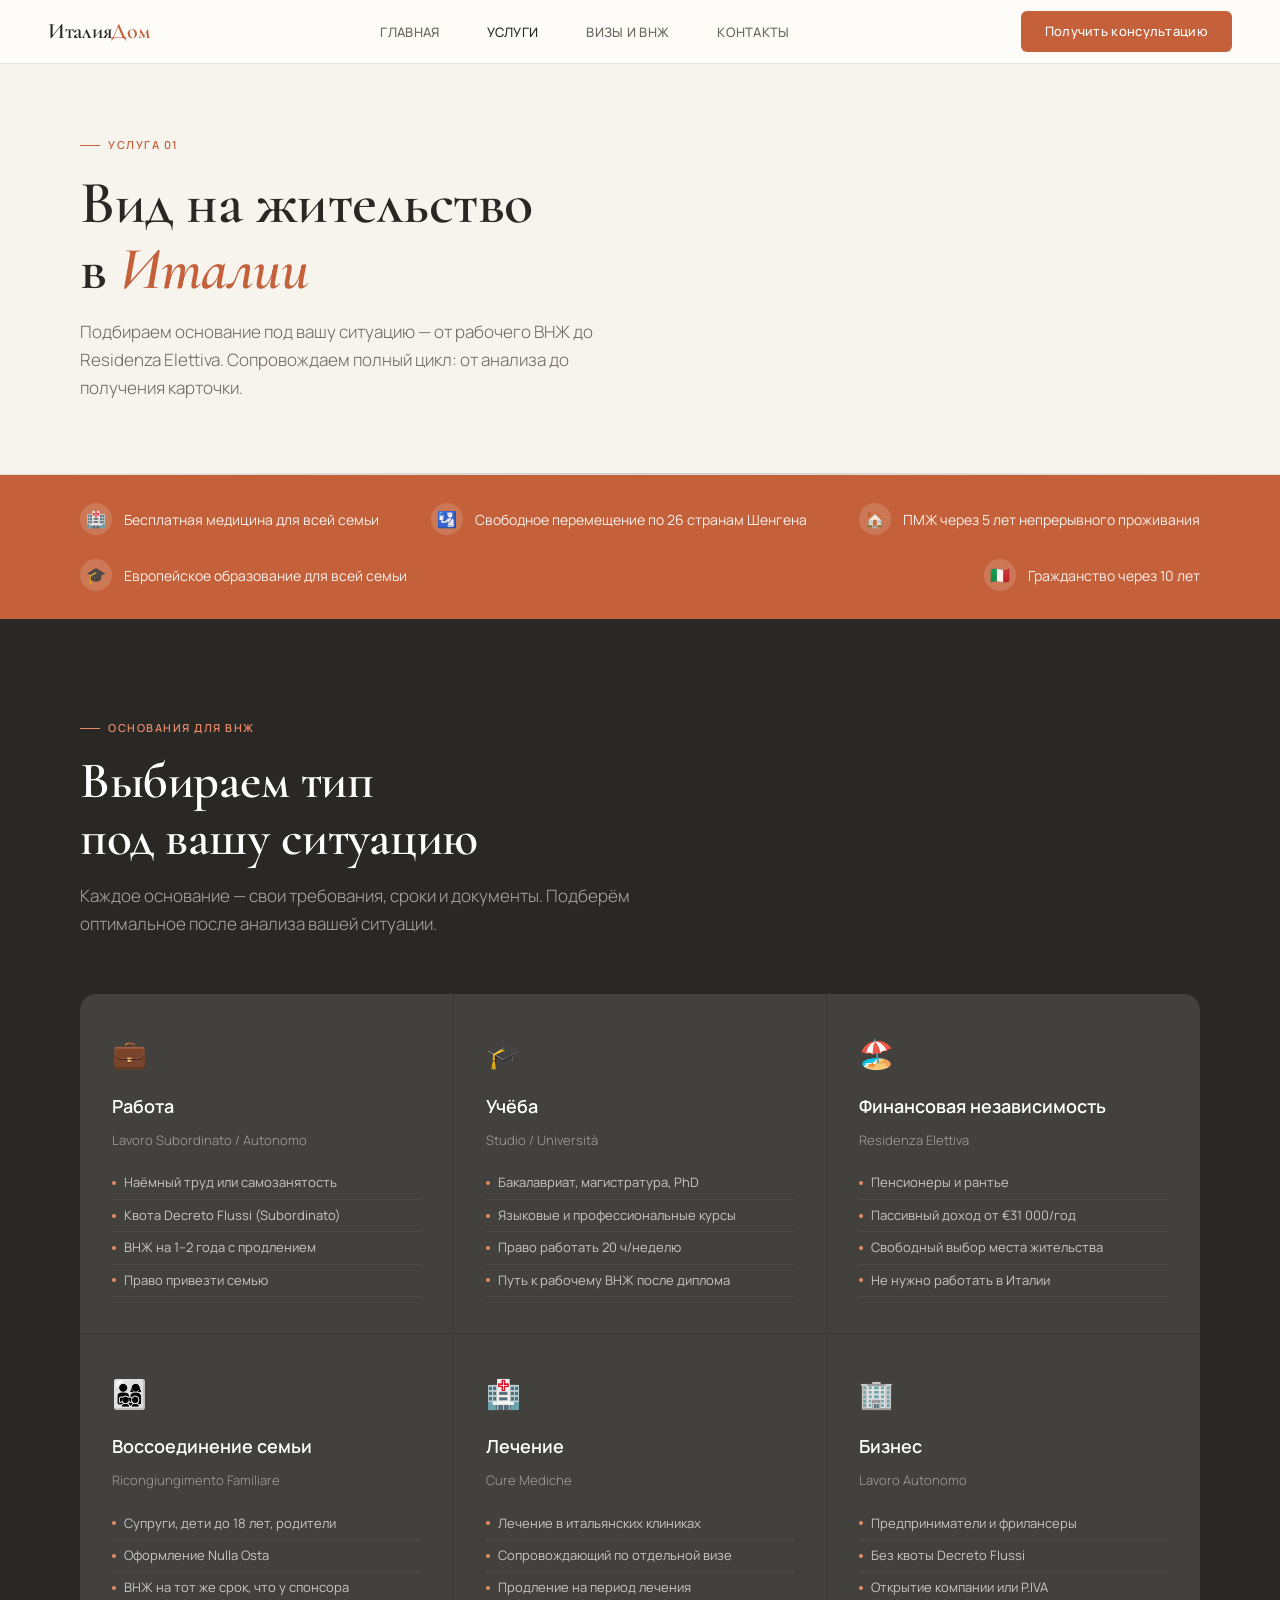
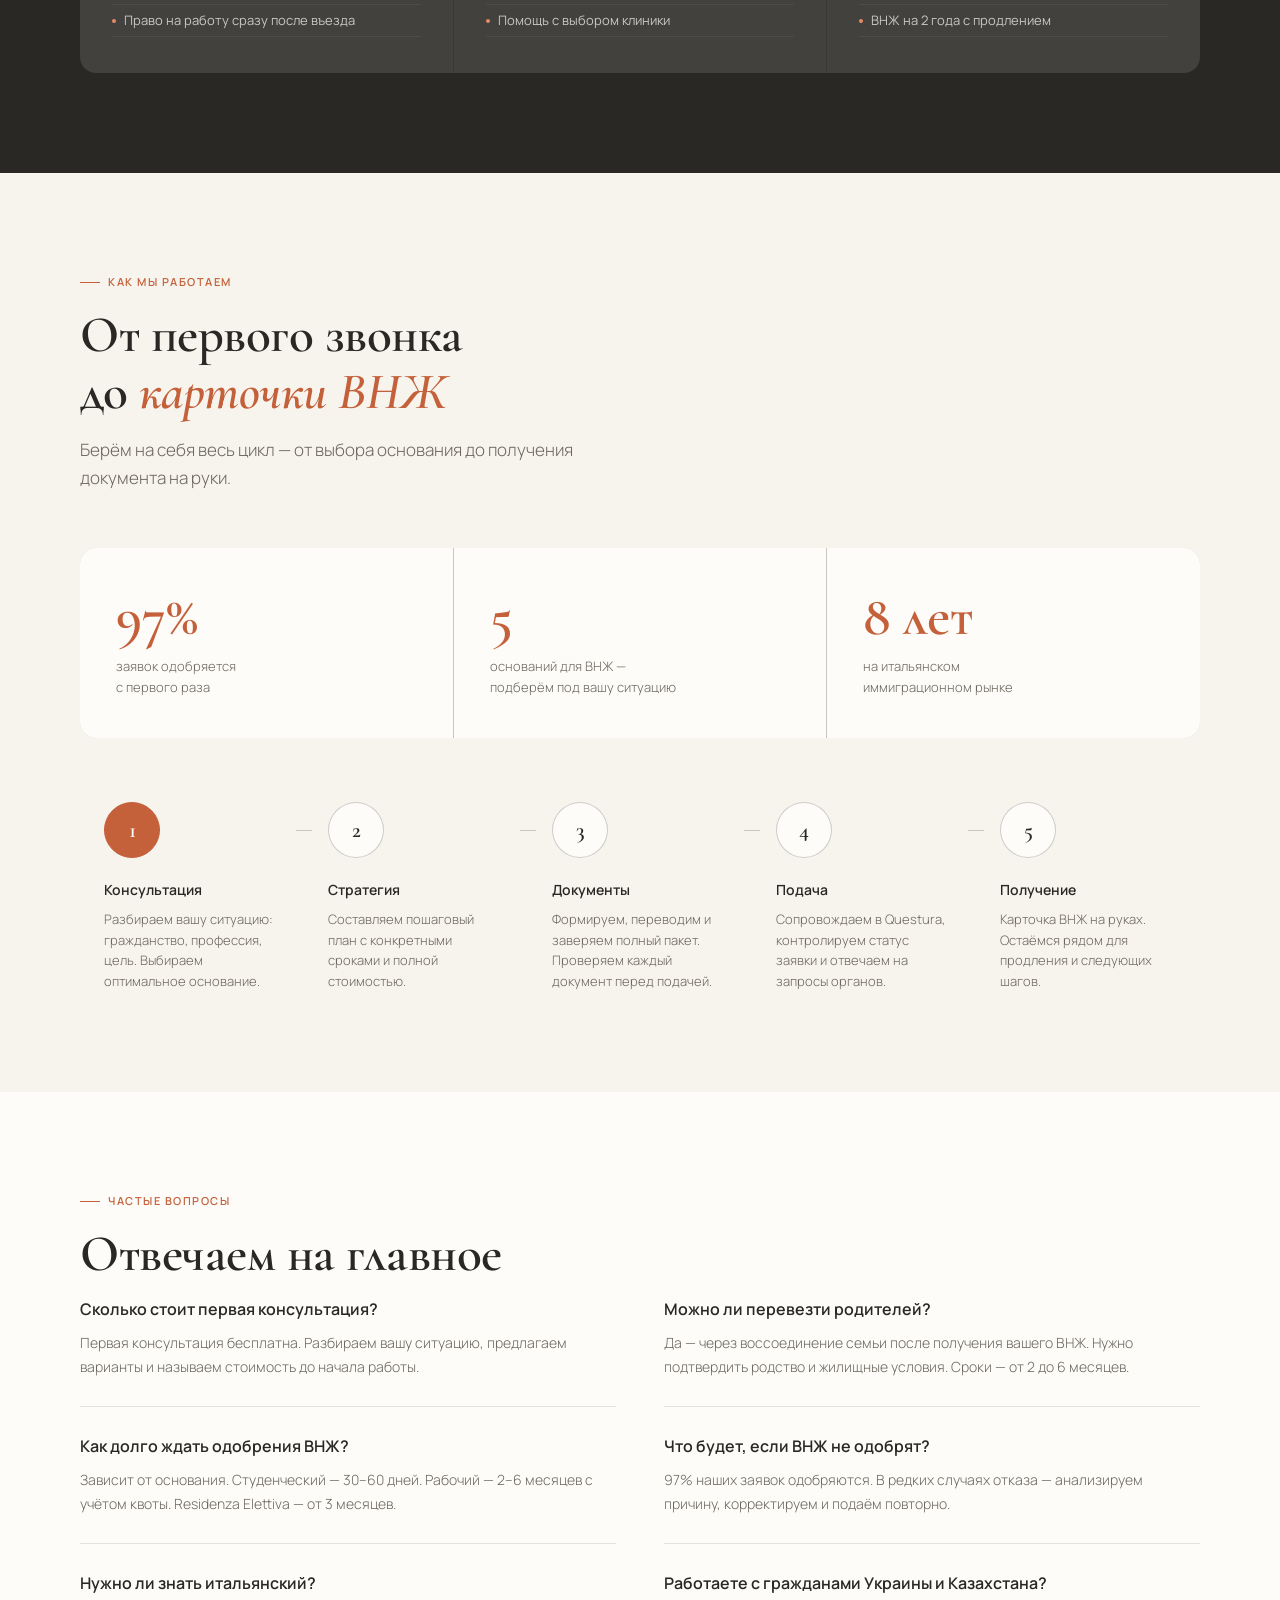
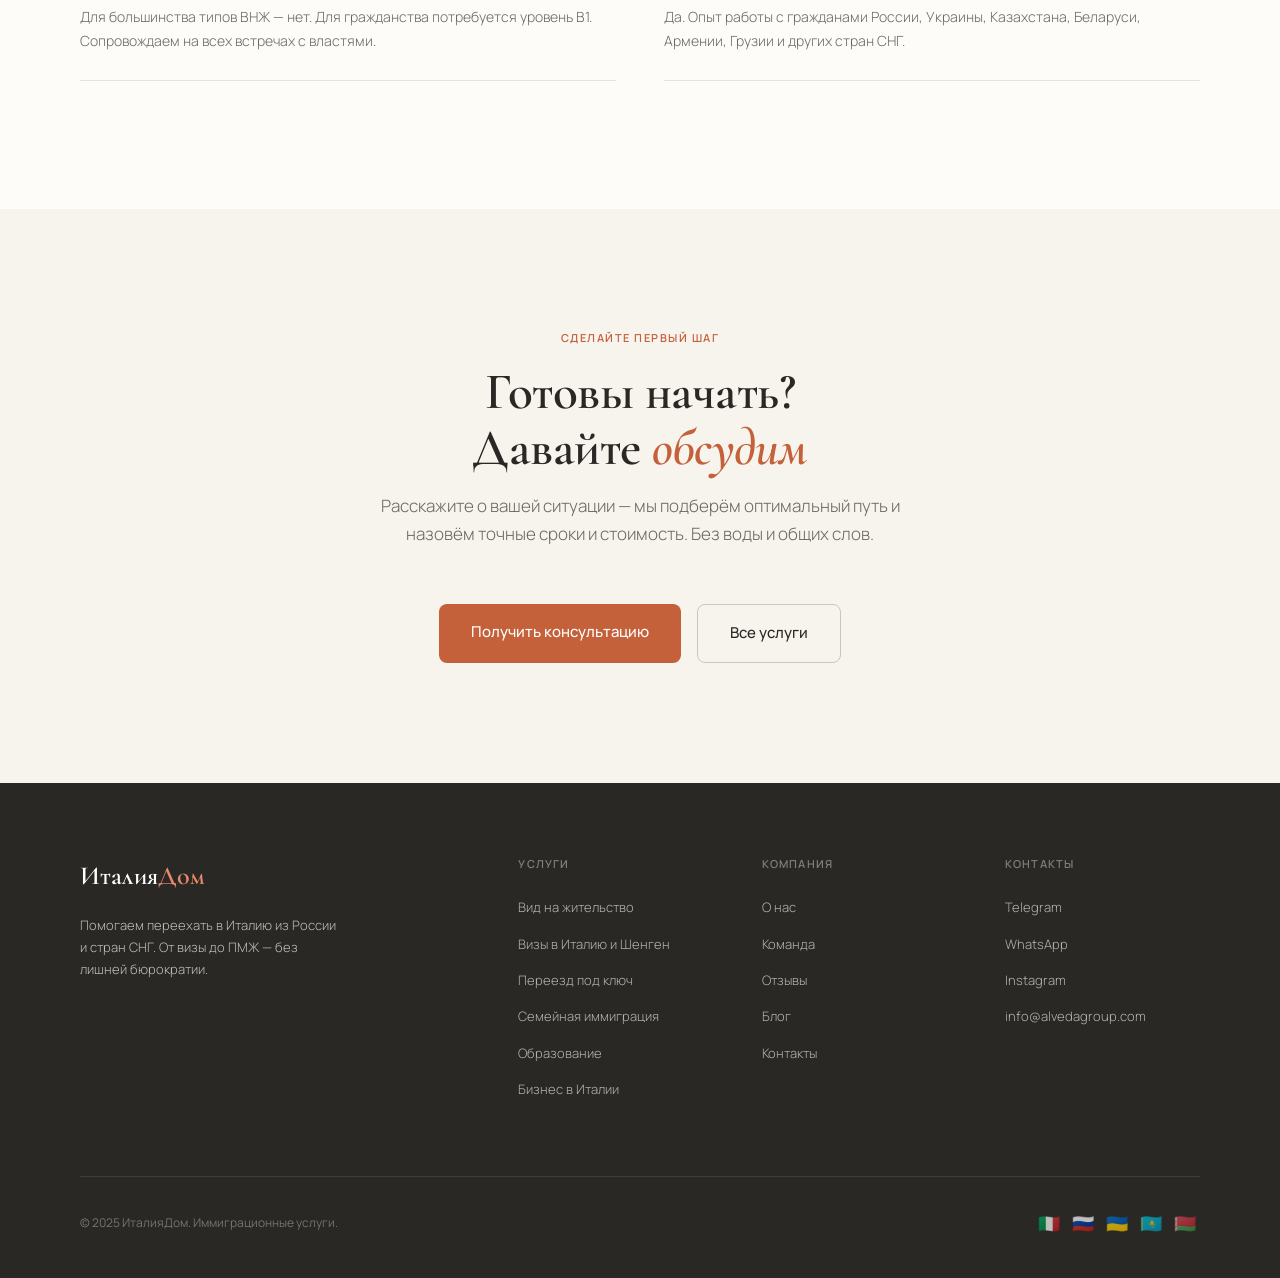
<file: service-vnj.html>
﻿<!DOCTYPE html>
<html lang="ru">
<head>
<meta charset="UTF-8">
<meta name="viewport" content="width=device-width, initial-scale=1.0">
<title>Вид на жительство в Италии — ВНЖ для граждан СНГ | ИталияДом</title>
<meta name="description" content="Помогаем получить вид на жительство в Италии: работа, бизнес, учёба, финансовая независимость, лечение. Анализ ситуации, документы, сопровождение подачи. Консультация бесплатно.">
<meta name="robots" content="index, follow">
<link rel="canonical" href="https://documentare.ru/service-vnj.html">
<meta property="og:type" content="website">
<meta property="og:url" content="https://documentare.ru/service-vnj.html">
<meta property="og:title" content="Вид на жительство в Италии — ВНЖ для граждан СНГ | ИталияДом">
<meta property="og:description" content="Помогаем получить вид на жительство в Италии: работа, бизнес, учёба, финансовая независимость, лечение. Анализ ситуации, документы, сопровождение подачи. Консультация бесплатно.">
<meta property="og:image" content="https://documentare.ru/og-image.jpg">
<meta property="og:locale" content="ru_RU">
<meta property="og:site_name" content="ИталияДом">
<script type="application/ld+json">
{
  "@context": "https://schema.org",
  "@type": "Service",
  "name": "Вид на жительство в Италии",
  "provider": {"@type": "ProfessionalService", "name": "ИталияДом", "url": "https://documentare.ru"},
  "description": "Помогаем получить вид на жительство в Италии: работа, бизнес, учёба, финансовая независимость, лечение.",
  "areaServed": "IT",
  "url": "https://documentare.ru/service-vnj.html"
}
</script>
<script type="application/ld+json">
{
  "@context": "https://schema.org",
  "@type": "FAQPage",
  "mainEntity": [
    {"@type":"Question","name":"Сколько стоит первая консультация по ВНЖ?","acceptedAnswer":{"@type":"Answer","text":"Первая консультация бесплатна. Разбираем ситуацию, предлагаем варианты и называем стоимость до начала работы."}},
    {"@type":"Question","name":"Как долго ждать одобрения вида на жительство в Италии?","acceptedAnswer":{"@type":"Answer","text":"Студенческий ВНЖ — 30–60 дней. Рабочий — 2–6 месяцев. Residenza Elettiva — от 3 месяцев."}},
    {"@type":"Question","name":"Нужно ли знать итальянский язык для ВНЖ?","acceptedAnswer":{"@type":"Answer","text":"Для большинства типов ВНЖ — нет. Для гражданства потребуется уровень B1."}}
  ]
}
</script>
<link href="https://fonts.googleapis.com/css2?family=Cormorant+Garamond:ital,wght@0,400;0,600;1,400&family=Manrope:wght@300;400;500;600&display=swap" rel="stylesheet">
<link rel="stylesheet" href="style.css">
</head>
<body>
<nav id="nav"></nav>
<div class="mobile-menu" id="mobile-menu"></div>

<div class="page-hero">
  <div class="section-tag fade-up">Услуга 01</div>
  <h1 class="section-title fade-up delay-1">Вид на жительство<br>в <em>Италии</em></h1>
  <p class="section-sub fade-up delay-2">Подбираем основание под вашу ситуацию — от рабочего ВНЖ до Residenza Elettiva. Сопровождаем полный цикл: от анализа до получения карточки.</p>
</div>

<div class="benefits-strip">
  <div class="benefit-item"><div class="benefit-icon">🏥</div>Бесплатная медицина для всей семьи</div>
  <div class="benefit-item"><div class="benefit-icon">🛂</div>Свободное перемещение по 26 странам Шенгена</div>
  <div class="benefit-item"><div class="benefit-icon">🏠</div>ПМЖ через 5 лет непрерывного проживания</div>
  <div class="benefit-item"><div class="benefit-icon">🎓</div>Европейское образование для всей семьи</div>
  <div class="benefit-item"><div class="benefit-icon">🇮🇹</div>Гражданство через 10 лет</div>
</div>

<section class="visas">
  <div class="section-tag">Основания для ВНЖ</div>
  <h2 class="section-title">Выбираем тип<br>под вашу ситуацию</h2>
  <p class="section-sub">Каждое основание — свои требования, сроки и документы. Подберём оптимальное после анализа вашей ситуации.</p>
  <div class="visa-grid">
    <div class="visa-card">
      <div class="visa-flag">💼</div>
      <div class="visa-name">Работа</div>
      <div class="visa-sub">Lavoro Subordinato / Autonomo</div>
      <ul class="visa-features">
        <li>Наёмный труд или самозанятость</li>
        <li>Квота Decreto Flussi (Subordinato)</li>
        <li>ВНЖ на 1–2 года с продлением</li>
        <li>Право привезти семью</li>
      </ul>
    </div>
    <div class="visa-card">
      <div class="visa-flag">🎓</div>
      <div class="visa-name">Учёба</div>
      <div class="visa-sub">Studio / Università</div>
      <ul class="visa-features">
        <li>Бакалавриат, магистратура, PhD</li>
        <li>Языковые и профессиональные курсы</li>
        <li>Право работать 20 ч/неделю</li>
        <li>Путь к рабочему ВНЖ после диплома</li>
      </ul>
    </div>
    <div class="visa-card">
      <div class="visa-flag">🏖️</div>
      <div class="visa-name">Финансовая независимость</div>
      <div class="visa-sub">Residenza Elettiva</div>
      <ul class="visa-features">
        <li>Пенсионеры и рантье</li>
        <li>Пассивный доход от €31 000/год</li>
        <li>Свободный выбор места жительства</li>
        <li>Не нужно работать в Италии</li>
      </ul>
    </div>
    <div class="visa-card">
      <div class="visa-flag">👨‍👩‍👧‍👦</div>
      <div class="visa-name">Воссоединение семьи</div>
      <div class="visa-sub">Ricongiungimento Familiare</div>
      <ul class="visa-features">
        <li>Супруги, дети до 18 лет, родители</li>
        <li>Оформление Nulla Osta</li>
        <li>ВНЖ на тот же срок, что у спонсора</li>
        <li>Право на работу сразу после въезда</li>
      </ul>
    </div>
    <div class="visa-card">
      <div class="visa-flag">🏥</div>
      <div class="visa-name">Лечение</div>
      <div class="visa-sub">Cure Mediche</div>
      <ul class="visa-features">
        <li>Лечение в итальянских клиниках</li>
        <li>Сопровождающий по отдельной визе</li>
        <li>Продление на период лечения</li>
        <li>Помощь с выбором клиники</li>
      </ul>
    </div>
    <div class="visa-card">
      <div class="visa-flag">🏢</div>
      <div class="visa-name">Бизнес</div>
      <div class="visa-sub">Lavoro Autonomo</div>
      <ul class="visa-features">
        <li>Предприниматели и фрилансеры</li>
        <li>Без квоты Decreto Flussi</li>
        <li>Открытие компании или P.IVA</li>
        <li>ВНЖ на 2 года с продлением</li>
      </ul>
    </div>
  </div>
</section>

<section class="process">
  <div class="section-tag">Как мы работаем</div>
  <h2 class="section-title">От первого звонка<br>до <em>карточки ВНЖ</em></h2>
  <p class="section-sub">Берём на себя весь цикл — от выбора основания до получения документа на руки.</p>
  <div class="stat-row">
    <div class="stat-item">
      <div class="stat-num">97%</div>
      <div class="stat-label">заявок одобряется<br>с первого раза</div>
    </div>
    <div class="stat-item">
      <div class="stat-num">5</div>
      <div class="stat-label">оснований для ВНЖ —<br>подберём под вашу ситуацию</div>
    </div>
    <div class="stat-item">
      <div class="stat-num">8 лет</div>
      <div class="stat-label">на итальянском<br>иммиграционном рынке</div>
    </div>
  </div>
  <div class="process-steps">
    <div class="process-step active">
      <div class="step-num">1</div>
      <div class="step-content"><div class="step-title">Консультация</div><p class="step-desc">Разбираем вашу ситуацию: гражданство, профессия, цель. Выбираем оптимальное основание.</p></div>
    </div>
    <div class="process-step">
      <div class="step-num">2</div>
      <div class="step-content"><div class="step-title">Стратегия</div><p class="step-desc">Составляем пошаговый план с конкретными сроками и полной стоимостью.</p></div>
    </div>
    <div class="process-step">
      <div class="step-num">3</div>
      <div class="step-content"><div class="step-title">Документы</div><p class="step-desc">Формируем, переводим и заверяем полный пакет. Проверяем каждый документ перед подачей.</p></div>
    </div>
    <div class="process-step">
      <div class="step-num">4</div>
      <div class="step-content"><div class="step-title">Подача</div><p class="step-desc">Сопровождаем в Questura, контролируем статус заявки и отвечаем на запросы органов.</p></div>
    </div>
    <div class="process-step">
      <div class="step-num">5</div>
      <div class="step-content"><div class="step-title">Получение</div><p class="step-desc">Карточка ВНЖ на руках. Остаёмся рядом для продления и следующих шагов.</p></div>
    </div>
  </div>
</section>

<section class="faq">
  <div class="section-tag">Частые вопросы</div>
  <h2 class="section-title">Отвечаем на главное</h2>
  <div class="faq-grid">
    <div>
      <div class="faq-item"><div class="faq-q">Сколько стоит первая консультация?</div><p class="faq-a">Первая консультация бесплатна. Разбираем вашу ситуацию, предлагаем варианты и называем стоимость до начала работы.</p></div>
      <div class="faq-item"><div class="faq-q">Как долго ждать одобрения ВНЖ?</div><p class="faq-a">Зависит от основания. Студенческий — 30–60 дней. Рабочий — 2–6 месяцев с учётом квоты. Residenza Elettiva — от 3 месяцев.</p></div>
      <div class="faq-item"><div class="faq-q">Нужно ли знать итальянский?</div><p class="faq-a">Для большинства типов ВНЖ — нет. Для гражданства потребуется уровень B1. Сопровождаем на всех встречах с властями.</p></div>
    </div>
    <div>
      <div class="faq-item"><div class="faq-q">Можно ли перевезти родителей?</div><p class="faq-a">Да — через воссоединение семьи после получения вашего ВНЖ. Нужно подтвердить родство и жилищные условия. Сроки — от 2 до 6 месяцев.</p></div>
      <div class="faq-item"><div class="faq-q">Что будет, если ВНЖ не одобрят?</div><p class="faq-a">97% наших заявок одобряются. В редких случаях отказа — анализируем причину, корректируем и подаём повторно.</p></div>
      <div class="faq-item"><div class="faq-q">Работаете с гражданами Украины и Казахстана?</div><p class="faq-a">Да. Опыт работы с гражданами России, Украины, Казахстана, Беларуси, Армении, Грузии и других стран СНГ.</p></div>
    </div>
  </div>
</section>

<section class="cta-section">
  <div class="section-tag">Сделайте первый шаг</div>
  <h2 class="section-title">Готовы начать?<br>Давайте <em>обсудим</em></h2>
  <p class="section-sub">Расскажите о вашей ситуации — мы подберём оптимальный путь и назовём точные сроки и стоимость. Без воды и общих слов.</p>
  <div class="cta-actions">
    <a href="contact.html" class="btn-primary">Получить консультацию</a>
    <a href="services.html" class="btn-ghost">Все услуги</a>
  </div>
</section>

<footer id="footer"></footer>
<script src="components.js"></script>
<script>initPage('service-vnj');</script>
</body>
</html>
</file>
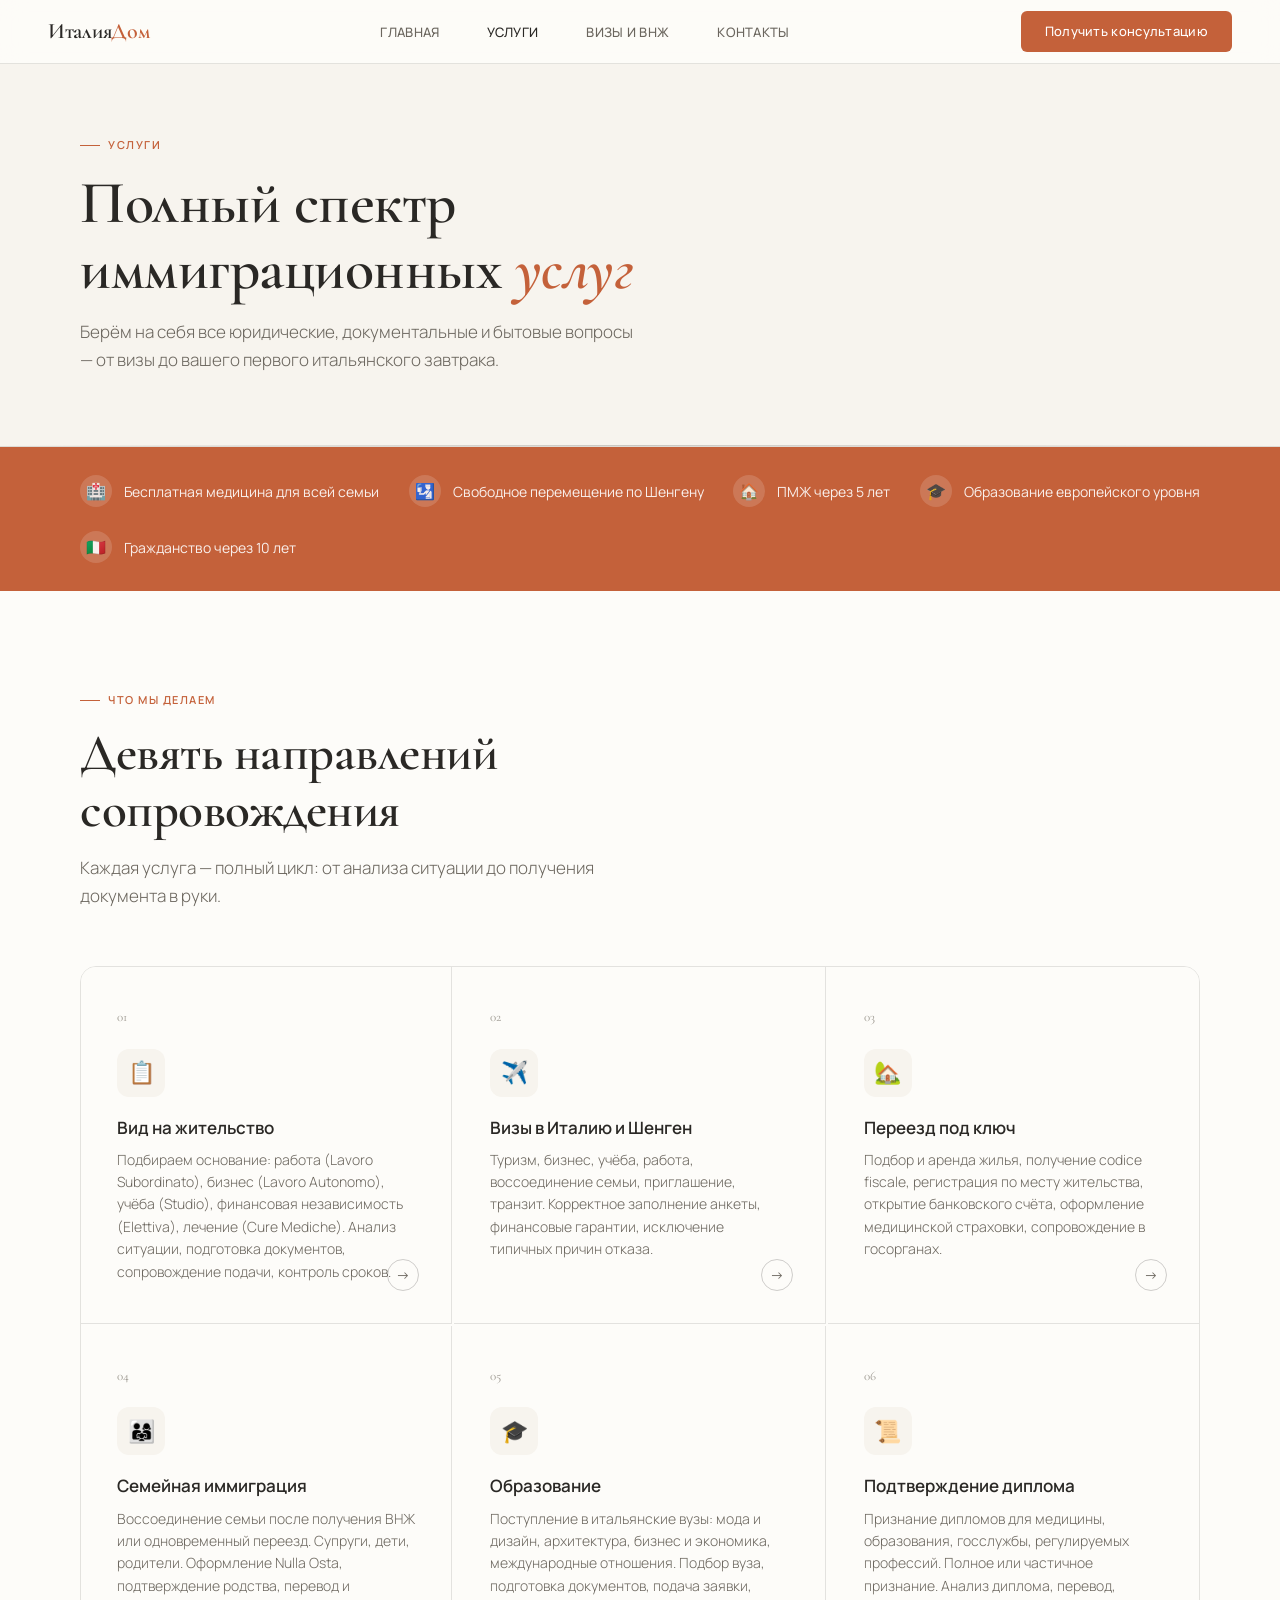
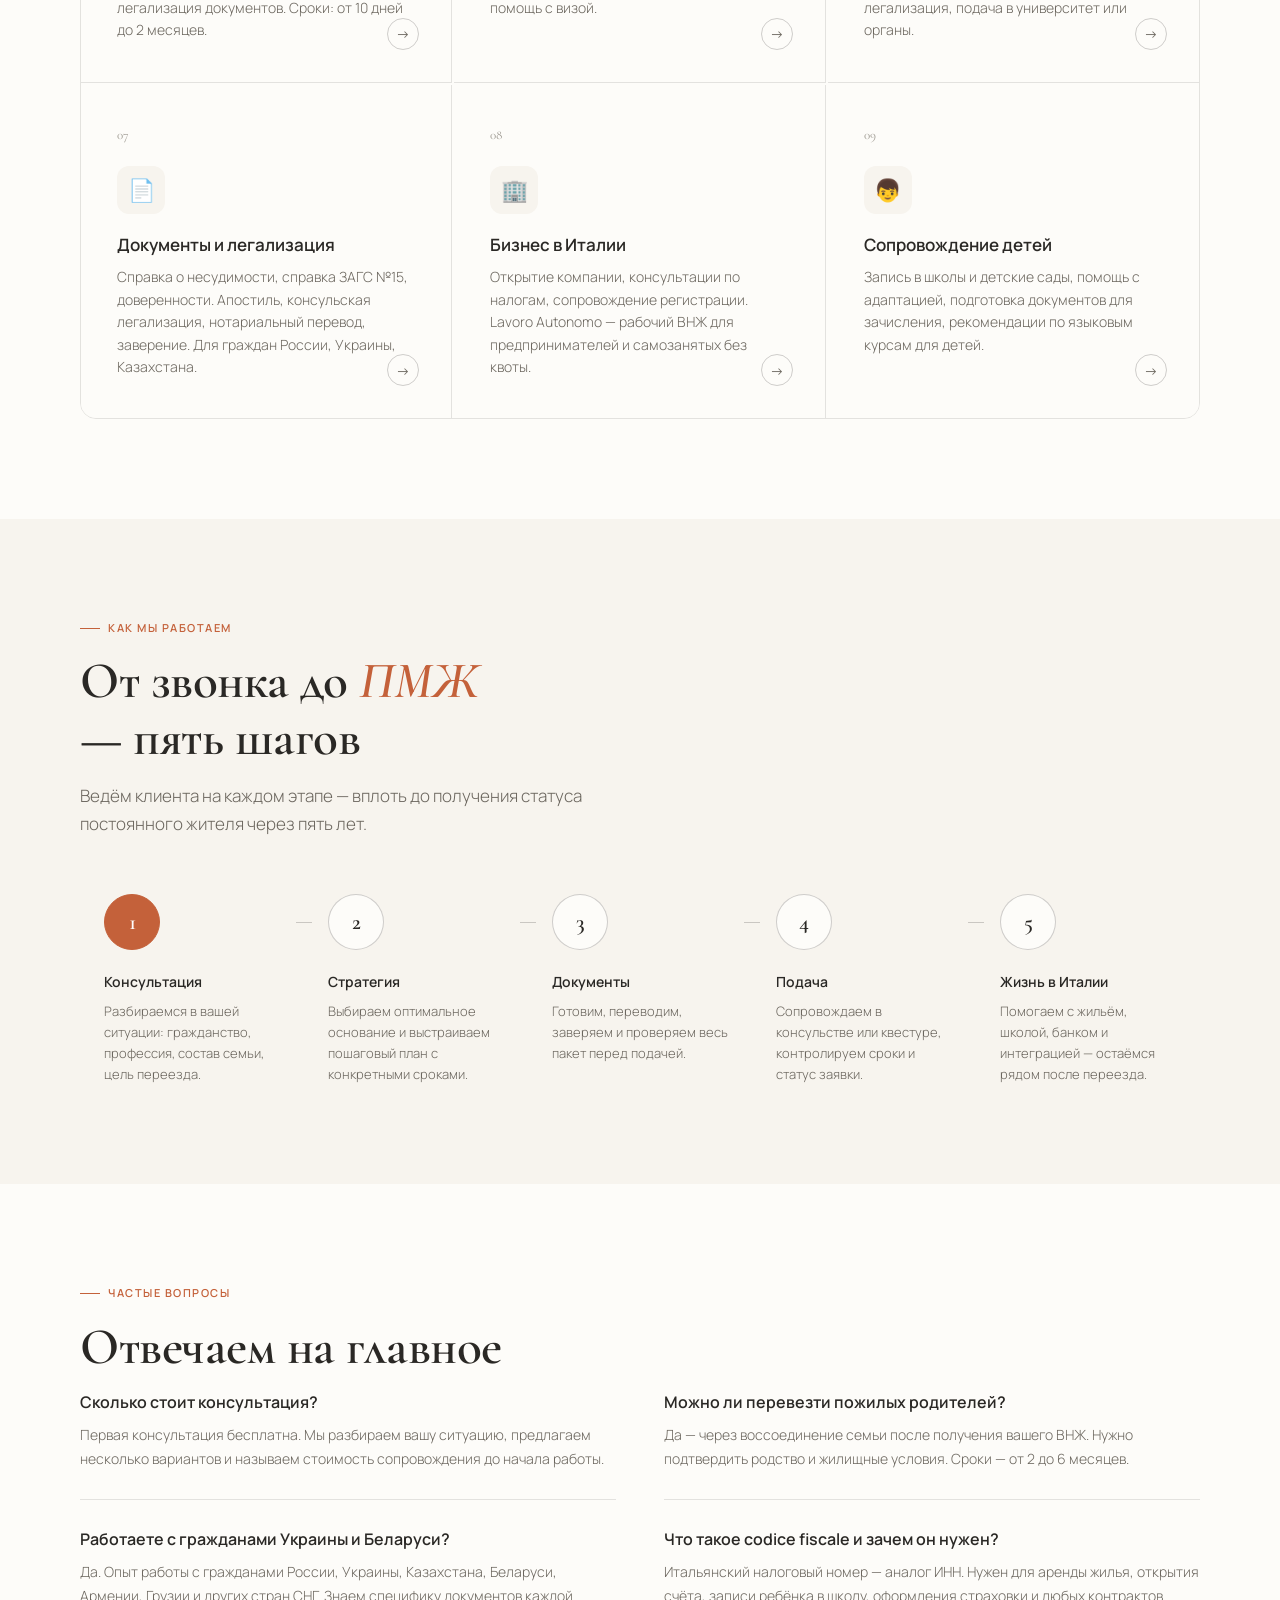
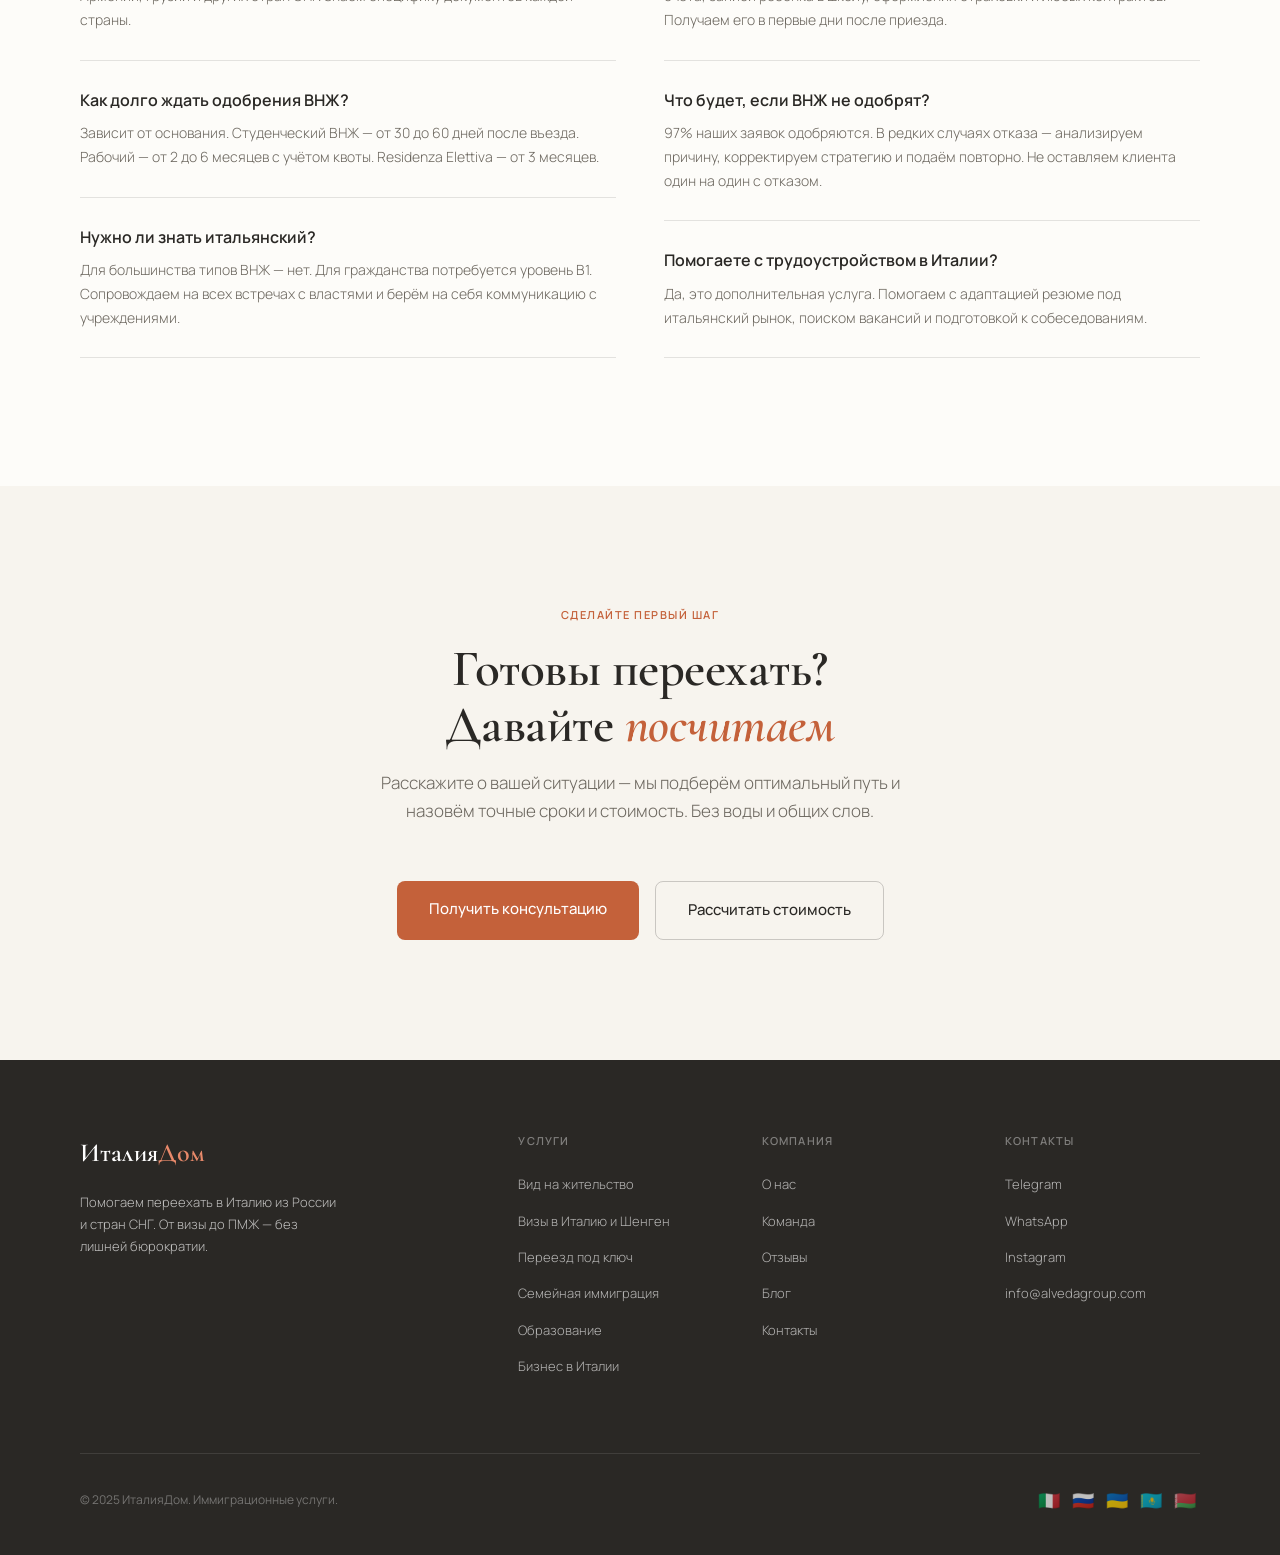
<file: services.html>
﻿<!DOCTYPE html>
<html lang="ru">
<head>
<meta charset="UTF-8">
<meta name="viewport" content="width=device-width, initial-scale=1.0">
<title>Услуги по иммиграции в Италию — ВНЖ, визы, переезд под ключ | ИталияДом</title>
<meta name="description" content="Полный спектр иммиграционных услуг: вид на жительство, шенгенские визы, переезд под ключ, семейная иммиграция, образование в Италии, легализация документов. Первая консультация бесплатно.">
<meta name="keywords" content="иммиграционные услуги Италия, вид на жительство Италия, ВНЖ Италия, шенгенская виза, переезд в Италию под ключ, семейная иммиграция Италия, образование в Италии, легализация документов Италия">
<meta name="robots" content="index, follow">
<link rel="canonical" href="https://documentare.ru/services.html">

<!-- Open Graph -->
<meta property="og:type" content="website">
<meta property="og:url" content="https://documentare.ru/services.html">
<meta property="og:title" content="Услуги по иммиграции в Италию — ИталияДом">
<meta property="og:description" content="Полный спектр иммиграционных услуг: ВНЖ, визы, переезд под ключ, семейная иммиграция, образование, легализация документов. Первая консультация бесплатно.">
<meta property="og:image" content="https://documentare.ru/og-image.jpg">
<meta property="og:locale" content="ru_RU">
<meta property="og:site_name" content="ИталияДом">

<!-- Twitter Card -->
<meta name="twitter:card" content="summary_large_image">
<meta name="twitter:title" content="Услуги по иммиграции в Италию — ИталияДом">
<meta name="twitter:description" content="ВНЖ, визы, переезд под ключ, семейная иммиграция, образование в Италии. Первая консультация бесплатно.">
<meta name="twitter:image" content="https://documentare.ru/og-image.jpg">

<!-- Structured Data: ItemList -->
<script type="application/ld+json">
{
  "@context": "https://schema.org",
  "@type": "ItemList",
  "name": "Иммиграционные услуги ИталияДом",
  "itemListElement": [
    {"@type":"ListItem","position":1,"name":"Вид на жительство","url":"https://documentare.ru/service-vnj.html"},
    {"@type":"ListItem","position":2,"name":"Визы в Италию и Шенген","url":"https://documentare.ru/service-visas.html"},
    {"@type":"ListItem","position":3,"name":"Переезд под ключ","url":"https://documentare.ru/service-relocation.html"},
    {"@type":"ListItem","position":4,"name":"Семейная иммиграция","url":"https://documentare.ru/service-family.html"},
    {"@type":"ListItem","position":5,"name":"Образование","url":"https://documentare.ru/service-education.html"},
    {"@type":"ListItem","position":6,"name":"Подтверждение диплома","url":"https://documentare.ru/service-diploma.html"},
    {"@type":"ListItem","position":7,"name":"Документы и легализация","url":"https://documentare.ru/service-documents.html"},
    {"@type":"ListItem","position":8,"name":"Бизнес в Италии","url":"https://documentare.ru/service-business.html"},
    {"@type":"ListItem","position":9,"name":"Сопровождение детей","url":"https://documentare.ru/service-children.html"}
  ]
}
</script>

<!-- Structured Data: FAQ -->
<script type="application/ld+json">
{
  "@context": "https://schema.org",
  "@type": "FAQPage",
  "mainEntity": [
    {
      "@type": "Question",
      "name": "Сколько стоит консультация?",
      "acceptedAnswer": {"@type": "Answer", "text": "Первая консультация бесплатна. Мы разбираем вашу ситуацию, предлагаем несколько вариантов и называем стоимость сопровождения до начала работы."}
    },
    {
      "@type": "Question",
      "name": "Как долго ждать одобрения ВНЖ?",
      "acceptedAnswer": {"@type": "Answer", "text": "Зависит от основания. Студенческий ВНЖ — от 30 до 60 дней после въезда. Рабочий — от 2 до 6 месяцев с учётом квоты. Residenza Elettiva — от 3 месяцев."}
    },
    {
      "@type": "Question",
      "name": "Нужно ли знать итальянский для получения ВНЖ?",
      "acceptedAnswer": {"@type": "Answer", "text": "Для большинства типов ВНЖ — нет. Для гражданства потребуется уровень B1. Сопровождаем на всех встречах с властями и берём на себя коммуникацию с учреждениями."}
    },
    {
      "@type": "Question",
      "name": "Работаете с гражданами Украины и Беларуси?",
      "acceptedAnswer": {"@type": "Answer", "text": "Да. Опыт работы с гражданами России, Украины, Казахстана, Беларуси, Армении, Грузии и других стран СНГ. Знаем специфику документов каждой страны."}
    },
    {
      "@type": "Question",
      "name": "Что будет, если ВНЖ не одобрят?",
      "acceptedAnswer": {"@type": "Answer", "text": "97% наших заявок одобряются. В редких случаях отказа — анализируем причину, корректируем стратегию и подаём повторно. Не оставляем клиента один на один с отказом."}
    }
  ]
}
</script>

<link href="https://fonts.googleapis.com/css2?family=Cormorant+Garamond:ital,wght@0,400;0,600;1,400&family=Manrope:wght@300;400;500;600&display=swap" rel="stylesheet">
<link rel="stylesheet" href="style.css">
</head>
<body>

<nav id="nav"></nav>
<div class="mobile-menu" id="mobile-menu"></div>

<!-- PAGE HERO -->
<div class="page-hero">
  <div class="section-tag fade-up">Услуги</div>
  <h1 class="section-title fade-up delay-1">Полный спектр<br>иммиграционных <em>услуг</em></h1>
  <p class="section-sub fade-up delay-2">Берём на себя все юридические, документальные и бытовые вопросы — от визы до вашего первого итальянского завтрака.</p>
</div>

<!-- BENEFITS STRIP -->
<div class="benefits-strip">
  <div class="benefit-item"><div class="benefit-icon">🏥</div>Бесплатная медицина для всей семьи</div>
  <div class="benefit-item"><div class="benefit-icon">🛂</div>Свободное перемещение по Шенгену</div>
  <div class="benefit-item"><div class="benefit-icon">🏠</div>ПМЖ через 5 лет</div>
  <div class="benefit-item"><div class="benefit-icon">🎓</div>Образование европейского уровня</div>
  <div class="benefit-item"><div class="benefit-icon">🇮🇹</div>Гражданство через 10 лет</div>
</div>

<!-- ALL SERVICES -->
<section class="services">
  <div class="section-tag">Что мы делаем</div>
  <h2 class="section-title">Девять направлений<br>сопровождения</h2>
  <p class="section-sub">Каждая услуга — полный цикл: от анализа ситуации до получения документа в руки.</p>
  <div class="services-grid">

    <a href="service-vnj.html" class="service-card" style="text-decoration:none;color:inherit;">
      <div class="service-num">01</div>
      <div class="service-icon-wrap">📋</div>
      <div class="service-title">Вид на жительство</div>
      <p class="service-desc">Подбираем основание: работа (Lavoro Subordinato), бизнес (Lavoro Autonomo), учёба (Studio), финансовая независимость (Elettiva), лечение (Cure Mediche). Анализ ситуации, подготовка документов, сопровождение подачи, контроль сроков.</p>
      <span class="service-arrow">→</span>
    </a>

    <a href="service-visas.html" class="service-card" style="text-decoration:none;color:inherit;">
      <div class="service-num">02</div>
      <div class="service-icon-wrap">✈️</div>
      <div class="service-title">Визы в Италию и Шенген</div>
      <p class="service-desc">Туризм, бизнес, учёба, работа, воссоединение семьи, приглашение, транзит. Корректное заполнение анкеты, финансовые гарантии, исключение типичных причин отказа.</p>
      <span class="service-arrow">→</span>
    </a>

    <a href="service-relocation.html" class="service-card" style="text-decoration:none;color:inherit;">
      <div class="service-num">03</div>
      <div class="service-icon-wrap">🏡</div>
      <div class="service-title">Переезд под ключ</div>
      <p class="service-desc">Подбор и аренда жилья, получение codice fiscale, регистрация по месту жительства, открытие банковского счёта, оформление медицинской страховки, сопровождение в госорганах.</p>
      <span class="service-arrow">→</span>
    </a>

    <a href="service-family.html" class="service-card" style="text-decoration:none;color:inherit;">
      <div class="service-num">04</div>
      <div class="service-icon-wrap">👨‍👩‍👧</div>
      <div class="service-title">Семейная иммиграция</div>
      <p class="service-desc">Воссоединение семьи после получения ВНЖ или одновременный переезд. Супруги, дети, родители. Оформление Nulla Osta, подтверждение родства, перевод и легализация документов. Сроки: от 10 дней до 2 месяцев.</p>
      <span class="service-arrow">→</span>
    </a>

    <a href="service-education.html" class="service-card" style="text-decoration:none;color:inherit;">
      <div class="service-num">05</div>
      <div class="service-icon-wrap">🎓</div>
      <div class="service-title">Образование</div>
      <p class="service-desc">Поступление в итальянские вузы: мода и дизайн, архитектура, бизнес и экономика, международные отношения. Подбор вуза, подготовка документов, подача заявки, помощь с визой.</p>
      <span class="service-arrow">→</span>
    </a>

    <a href="service-diploma.html" class="service-card" style="text-decoration:none;color:inherit;">
      <div class="service-num">06</div>
      <div class="service-icon-wrap">📜</div>
      <div class="service-title">Подтверждение диплома</div>
      <p class="service-desc">Признание дипломов для медицины, образования, госслужбы, регулируемых профессий. Полное или частичное признание. Анализ диплома, перевод, легализация, подача в университет или органы.</p>
      <span class="service-arrow">→</span>
    </a>

    <a href="service-documents.html" class="service-card" style="text-decoration:none;color:inherit;">
      <div class="service-num">07</div>
      <div class="service-icon-wrap">📄</div>
      <div class="service-title">Документы и легализация</div>
      <p class="service-desc">Справка о несудимости, справка ЗАГС №15, доверенности. Апостиль, консульская легализация, нотариальный перевод, заверение. Для граждан России, Украины, Казахстана.</p>
      <span class="service-arrow">→</span>
    </a>

    <a href="service-business.html" class="service-card" style="text-decoration:none;color:inherit;">
      <div class="service-num">08</div>
      <div class="service-icon-wrap">🏢</div>
      <div class="service-title">Бизнес в Италии</div>
      <p class="service-desc">Открытие компании, консультации по налогам, сопровождение регистрации. Lavoro Autonomo — рабочий ВНЖ для предпринимателей и самозанятых без квоты.</p>
      <span class="service-arrow">→</span>
    </a>

    <a href="service-children.html" class="service-card" style="text-decoration:none;color:inherit;">
      <div class="service-num">09</div>
      <div class="service-icon-wrap">👦</div>
      <div class="service-title">Сопровождение детей</div>
      <p class="service-desc">Запись в школы и детские сады, помощь с адаптацией, подготовка документов для зачисления, рекомендации по языковым курсам для детей.</p>
      <span class="service-arrow">→</span>
    </a>

  </div>
</section>

<!-- PROCESS -->
<section class="process">
  <div class="section-tag">Как мы работаем</div>
  <h2 class="section-title">От звонка до <em>ПМЖ</em><br>— пять шагов</h2>
  <p class="section-sub">Ведём клиента на каждом этапе — вплоть до получения статуса постоянного жителя через пять лет.</p>
  <div class="process-steps">
    <div class="process-step active">
      <div class="step-num">1</div>
      <div class="step-content"><div class="step-title">Консультация</div><p class="step-desc">Разбираемся в вашей ситуации: гражданство, профессия, состав семьи, цель переезда.</p></div>
    </div>
    <div class="process-step">
      <div class="step-num">2</div>
      <div class="step-content"><div class="step-title">Стратегия</div><p class="step-desc">Выбираем оптимальное основание и выстраиваем пошаговый план с конкретными сроками.</p></div>
    </div>
    <div class="process-step">
      <div class="step-num">3</div>
      <div class="step-content"><div class="step-title">Документы</div><p class="step-desc">Готовим, переводим, заверяем и проверяем весь пакет перед подачей.</p></div>
    </div>
    <div class="process-step">
      <div class="step-num">4</div>
      <div class="step-content"><div class="step-title">Подача</div><p class="step-desc">Сопровождаем в консульстве или квестуре, контролируем сроки и статус заявки.</p></div>
    </div>
    <div class="process-step">
      <div class="step-num">5</div>
      <div class="step-content"><div class="step-title">Жизнь в Италии</div><p class="step-desc">Помогаем с жильём, школой, банком и интеграцией — остаёмся рядом после переезда.</p></div>
    </div>
  </div>
</section>

<!-- FAQ -->
<section class="faq">
  <div class="section-tag">Частые вопросы</div>
  <h2 class="section-title">Отвечаем на главное</h2>
  <div class="faq-grid">
    <div>
      <div class="faq-item"><div class="faq-q">Сколько стоит консультация?</div><p class="faq-a">Первая консультация бесплатна. Мы разбираем вашу ситуацию, предлагаем несколько вариантов и называем стоимость сопровождения до начала работы.</p></div>
      <div class="faq-item"><div class="faq-q">Работаете с гражданами Украины и Беларуси?</div><p class="faq-a">Да. Опыт работы с гражданами России, Украины, Казахстана, Беларуси, Армении, Грузии и других стран СНГ. Знаем специфику документов каждой страны.</p></div>
      <div class="faq-item"><div class="faq-q">Как долго ждать одобрения ВНЖ?</div><p class="faq-a">Зависит от основания. Студенческий ВНЖ — от 30 до 60 дней после въезда. Рабочий — от 2 до 6 месяцев с учётом квоты. Residenza Elettiva — от 3 месяцев.</p></div>
      <div class="faq-item"><div class="faq-q">Нужно ли знать итальянский?</div><p class="faq-a">Для большинства типов ВНЖ — нет. Для гражданства потребуется уровень B1. Сопровождаем на всех встречах с властями и берём на себя коммуникацию с учреждениями.</p></div>
    </div>
    <div>
      <div class="faq-item"><div class="faq-q">Можно ли перевезти пожилых родителей?</div><p class="faq-a">Да — через воссоединение семьи после получения вашего ВНЖ. Нужно подтвердить родство и жилищные условия. Сроки — от 2 до 6 месяцев.</p></div>
      <div class="faq-item"><div class="faq-q">Что такое codice fiscale и зачем он нужен?</div><p class="faq-a">Итальянский налоговый номер — аналог ИНН. Нужен для аренды жилья, открытия счёта, записи ребёнка в школу, оформления страховки и любых контрактов. Получаем его в первые дни после приезда.</p></div>
      <div class="faq-item"><div class="faq-q">Что будет, если ВНЖ не одобрят?</div><p class="faq-a">97% наших заявок одобряются. В редких случаях отказа — анализируем причину, корректируем стратегию и подаём повторно. Не оставляем клиента один на один с отказом.</p></div>
      <div class="faq-item"><div class="faq-q">Помогаете с трудоустройством в Италии?</div><p class="faq-a">Да, это дополнительная услуга. Помогаем с адаптацией резюме под итальянский рынок, поиском вакансий и подготовкой к собеседованиям.</p></div>
    </div>
  </div>
</section>

<!-- CTA -->
<section class="cta-section">
  <div class="section-tag">Сделайте первый шаг</div>
  <h2 class="section-title">Готовы переехать?<br>Давайте <em>посчитаем</em></h2>
  <p class="section-sub">Расскажите о вашей ситуации — мы подберём оптимальный путь и назовём точные сроки и стоимость. Без воды и общих слов.</p>
  <div class="cta-actions">
    <a href="contact.html" class="btn-primary">Получить консультацию</a>
    <a href="contact.html" class="btn-ghost">Рассчитать стоимость</a>
  </div>
</section>

<footer id="footer"></footer>
<script src="components.js"></script>
<script>initPage('services');</script>
</body>
</html>
</file>
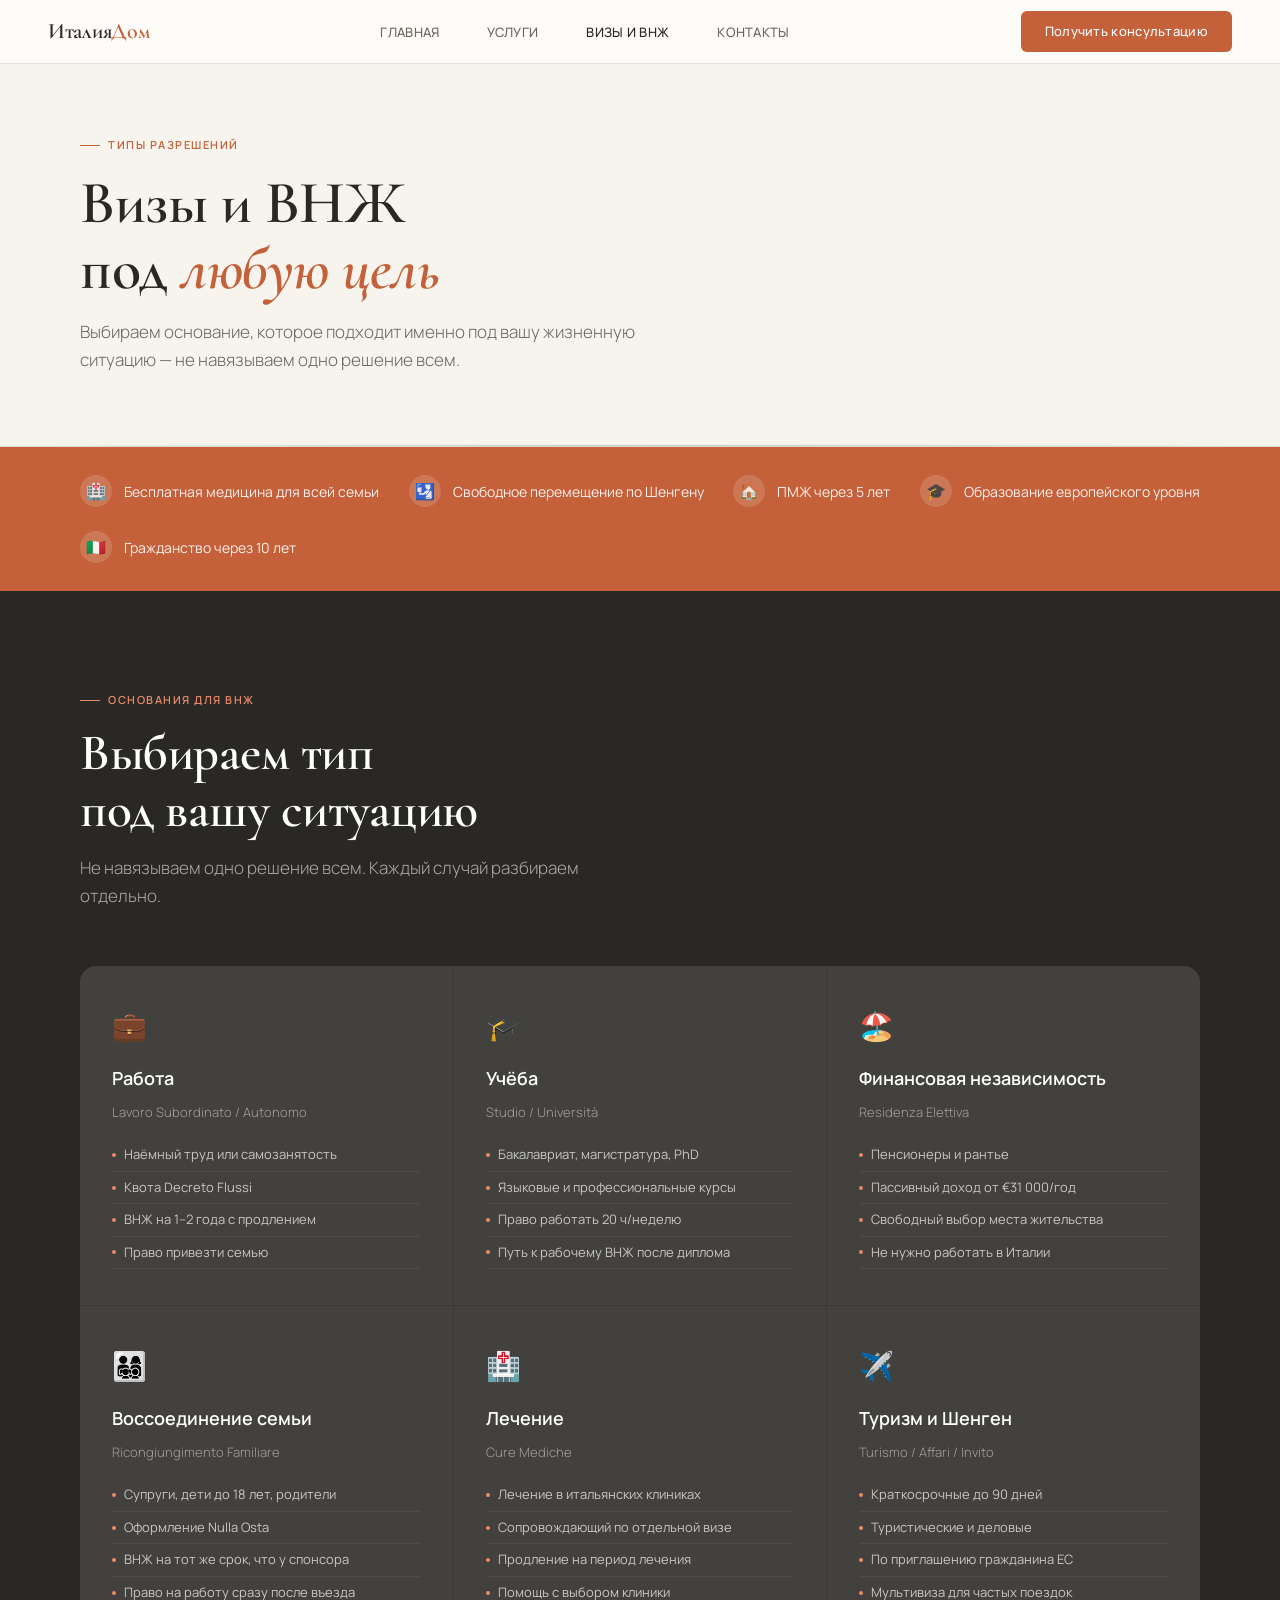
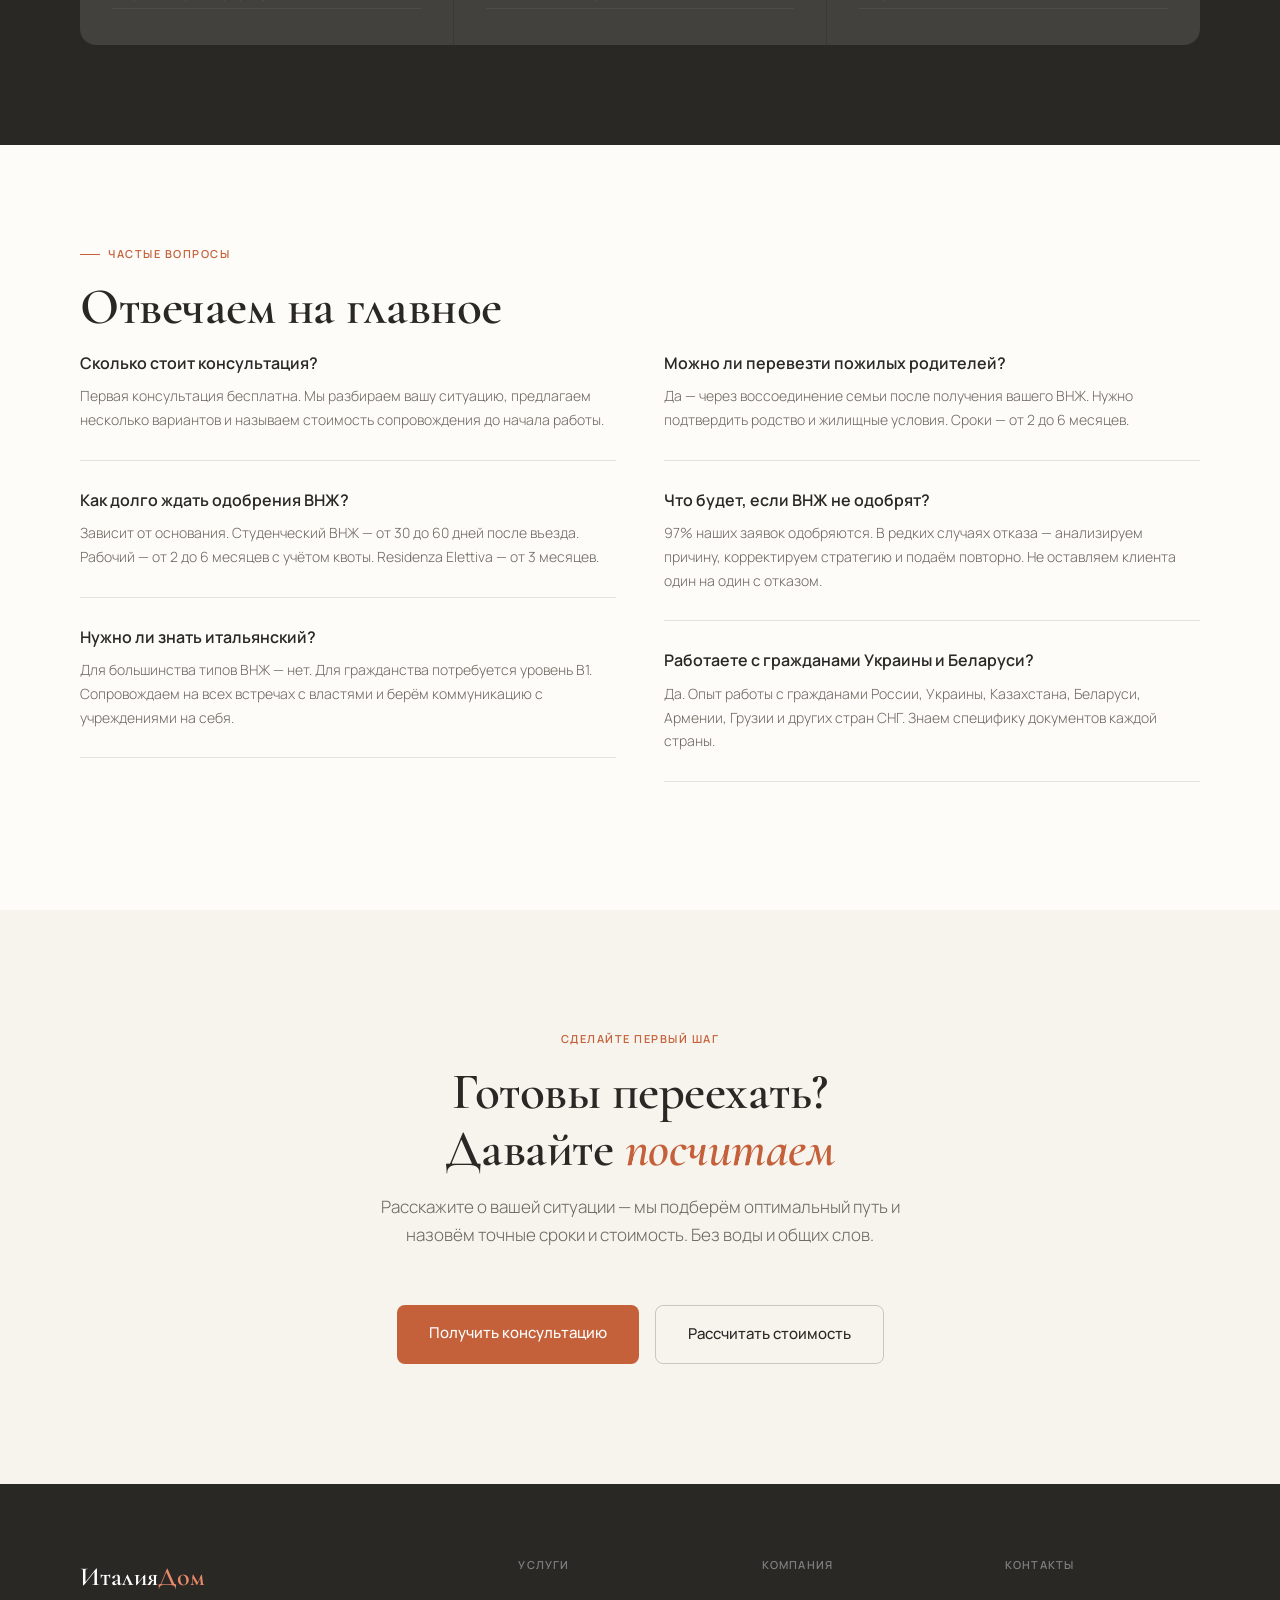
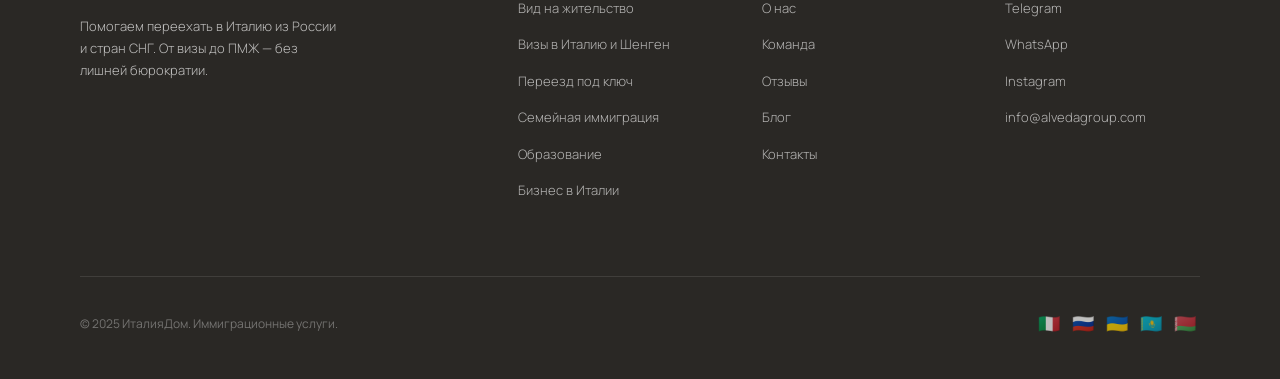
<file: visas.html>
﻿<!DOCTYPE html>
<html lang="ru">
<head>
<meta charset="UTF-8">
<meta name="viewport" content="width=device-width, initial-scale=1.0">
<title>Визы и ВНЖ в Италию — все типы разрешений | ИталияДом</title>
<meta name="description" content="Все типы итальянских виз и ВНЖ: рабочий, студенческий, Residenza Elettiva, воссоединение семьи, лечение, туризм. Подбираем основание под вашу ситуацию. Консультация бесплатно.">
<meta name="keywords" content="ВНЖ Италия, вид на жительство Италия, Residenza Elettiva, студенческая виза Италия, рабочая виза Италия, воссоединение семьи Италия, шенгенская виза, Lavoro Autonomo, Lavoro Subordinato">
<meta name="robots" content="index, follow">
<link rel="canonical" href="https://documentare.ru/visas.html">

<!-- Open Graph -->
<meta property="og:type" content="website">
<meta property="og:url" content="https://documentare.ru/visas.html">
<meta property="og:title" content="Визы и ВНЖ в Италию — все типы разрешений | ИталияДом">
<meta property="og:description" content="Рабочий, студенческий ВНЖ, Residenza Elettiva, воссоединение семьи. Подбираем основание под вашу ситуацию. Консультация бесплатно.">
<meta property="og:image" content="https://documentare.ru/og-image.jpg">
<meta property="og:locale" content="ru_RU">
<meta property="og:site_name" content="ИталияДом">

<!-- Twitter Card -->
<meta name="twitter:card" content="summary_large_image">
<meta name="twitter:title" content="Визы и ВНЖ в Италию | ИталияДом">
<meta name="twitter:description" content="Все типы итальянских виз и ВНЖ. Подбираем основание под вашу ситуацию. Консультация бесплатно.">
<meta name="twitter:image" content="https://documentare.ru/og-image.jpg">

<!-- Structured Data: FAQ -->
<script type="application/ld+json">
{
  "@context": "https://schema.org",
  "@type": "FAQPage",
  "mainEntity": [
    {
      "@type": "Question",
      "name": "Сколько стоит консультация по ВНЖ в Италии?",
      "acceptedAnswer": {"@type": "Answer", "text": "Первая консультация бесплатна. Мы разбираем вашу ситуацию, предлагаем несколько вариантов и называем стоимость сопровождения до начала работы."}
    },
    {
      "@type": "Question",
      "name": "Как долго ждать одобрения ВНЖ в Италии?",
      "acceptedAnswer": {"@type": "Answer", "text": "Зависит от основания. Студенческий ВНЖ — от 30 до 60 дней. Рабочий — от 2 до 6 месяцев с учётом квоты. Residenza Elettiva — от 3 месяцев."}
    },
    {
      "@type": "Question",
      "name": "Что такое Residenza Elettiva?",
      "acceptedAnswer": {"@type": "Answer", "text": "Residenza Elettiva — вид на жительство в Италии для финансово независимых лиц: пенсионеров и рантье. Требуется пассивный доход от €31 000 в год. Не нужно работать в Италии."}
    },
    {
      "@type": "Question",
      "name": "Можно ли перевезти пожилых родителей в Италию?",
      "acceptedAnswer": {"@type": "Answer", "text": "Да — через воссоединение семьи после получения вашего ВНЖ. Нужно подтвердить родство и жилищные условия. Сроки — от 2 до 6 месяцев."}
    },
    {
      "@type": "Question",
      "name": "Работаете с гражданами Украины и Беларуси?",
      "acceptedAnswer": {"@type": "Answer", "text": "Да. Опыт работы с гражданами России, Украины, Казахстана, Беларуси, Армении, Грузии и других стран СНГ. Знаем специфику документов каждой страны."}
    }
  ]
}
</script>

<link href="https://fonts.googleapis.com/css2?family=Cormorant+Garamond:ital,wght@0,400;0,600;1,400&family=Manrope:wght@300;400;500;600&display=swap" rel="stylesheet">
<link rel="stylesheet" href="style.css">
</head>
<body>

<nav id="nav"></nav>
<div class="mobile-menu" id="mobile-menu"></div>

<!-- PAGE HERO -->
<div class="page-hero">
  <div class="section-tag fade-up">Типы разрешений</div>
  <h1 class="section-title fade-up delay-1">Визы и ВНЖ<br>под <em>любую цель</em></h1>
  <p class="section-sub fade-up delay-2">Выбираем основание, которое подходит именно под вашу жизненную ситуацию — не навязываем одно решение всем.</p>
</div>

<!-- BENEFITS STRIP -->
<div class="benefits-strip">
  <div class="benefit-item"><div class="benefit-icon">🏥</div>Бесплатная медицина для всей семьи</div>
  <div class="benefit-item"><div class="benefit-icon">🛂</div>Свободное перемещение по Шенгену</div>
  <div class="benefit-item"><div class="benefit-icon">🏠</div>ПМЖ через 5 лет</div>
  <div class="benefit-item"><div class="benefit-icon">🎓</div>Образование европейского уровня</div>
  <div class="benefit-item"><div class="benefit-icon">🇮🇹</div>Гражданство через 10 лет</div>
</div>

<!-- VISA SECTION — exact same dark section as original -->
<section class="visas">
  <div class="section-tag">Основания для ВНЖ</div>
  <h2 class="section-title">Выбираем тип<br>под вашу ситуацию</h2>
  <p class="section-sub">Не навязываем одно решение всем. Каждый случай разбираем отдельно.</p>
  <div class="visa-grid">
    <div class="visa-card">
      <div class="visa-flag">💼</div>
      <div class="visa-name">Работа</div>
      <div class="visa-sub">Lavoro Subordinato / Autonomo</div>
      <ul class="visa-features">
        <li>Наёмный труд или самозанятость</li>
        <li>Квота Decreto Flussi</li>
        <li>ВНЖ на 1–2 года с продлением</li>
        <li>Право привезти семью</li>
      </ul>
    </div>
    <div class="visa-card">
      <div class="visa-flag">🎓</div>
      <div class="visa-name">Учёба</div>
      <div class="visa-sub">Studio / Università</div>
      <ul class="visa-features">
        <li>Бакалавриат, магистратура, PhD</li>
        <li>Языковые и профессиональные курсы</li>
        <li>Право работать 20 ч/неделю</li>
        <li>Путь к рабочему ВНЖ после диплома</li>
      </ul>
    </div>
    <div class="visa-card">
      <div class="visa-flag">🏖️</div>
      <div class="visa-name">Финансовая независимость</div>
      <div class="visa-sub">Residenza Elettiva</div>
      <ul class="visa-features">
        <li>Пенсионеры и рантье</li>
        <li>Пассивный доход от €31 000/год</li>
        <li>Свободный выбор места жительства</li>
        <li>Не нужно работать в Италии</li>
      </ul>
    </div>
    <div class="visa-card">
      <div class="visa-flag">👨‍👩‍👧‍👦</div>
      <div class="visa-name">Воссоединение семьи</div>
      <div class="visa-sub">Ricongiungimento Familiare</div>
      <ul class="visa-features">
        <li>Супруги, дети до 18 лет, родители</li>
        <li>Оформление Nulla Osta</li>
        <li>ВНЖ на тот же срок, что у спонсора</li>
        <li>Право на работу сразу после въезда</li>
      </ul>
    </div>
    <div class="visa-card">
      <div class="visa-flag">🏥</div>
      <div class="visa-name">Лечение</div>
      <div class="visa-sub">Cure Mediche</div>
      <ul class="visa-features">
        <li>Лечение в итальянских клиниках</li>
        <li>Сопровождающий по отдельной визе</li>
        <li>Продление на период лечения</li>
        <li>Помощь с выбором клиники</li>
      </ul>
    </div>
    <div class="visa-card">
      <div class="visa-flag">✈️</div>
      <div class="visa-name">Туризм и Шенген</div>
      <div class="visa-sub">Turismo / Affari / Invito</div>
      <ul class="visa-features">
        <li>Краткосрочные до 90 дней</li>
        <li>Туристические и деловые</li>
        <li>По приглашению гражданина ЕС</li>
        <li>Мультивиза для частых поездок</li>
      </ul>
    </div>
  </div>
</section>

<!-- FAQ -->
<section class="faq">
  <div class="section-tag">Частые вопросы</div>
  <h2 class="section-title">Отвечаем на главное</h2>
  <div class="faq-grid">
    <div>
      <div class="faq-item"><div class="faq-q">Сколько стоит консультация?</div><p class="faq-a">Первая консультация бесплатна. Мы разбираем вашу ситуацию, предлагаем несколько вариантов и называем стоимость сопровождения до начала работы.</p></div>
      <div class="faq-item"><div class="faq-q">Как долго ждать одобрения ВНЖ?</div><p class="faq-a">Зависит от основания. Студенческий ВНЖ — от 30 до 60 дней после въезда. Рабочий — от 2 до 6 месяцев с учётом квоты. Residenza Elettiva — от 3 месяцев.</p></div>
      <div class="faq-item"><div class="faq-q">Нужно ли знать итальянский?</div><p class="faq-a">Для большинства типов ВНЖ — нет. Для гражданства потребуется уровень B1. Сопровождаем на всех встречах с властями и берём коммуникацию с учреждениями на себя.</p></div>
    </div>
    <div>
      <div class="faq-item"><div class="faq-q">Можно ли перевезти пожилых родителей?</div><p class="faq-a">Да — через воссоединение семьи после получения вашего ВНЖ. Нужно подтвердить родство и жилищные условия. Сроки — от 2 до 6 месяцев.</p></div>
      <div class="faq-item"><div class="faq-q">Что будет, если ВНЖ не одобрят?</div><p class="faq-a">97% наших заявок одобряются. В редких случаях отказа — анализируем причину, корректируем стратегию и подаём повторно. Не оставляем клиента один на один с отказом.</p></div>
      <div class="faq-item"><div class="faq-q">Работаете с гражданами Украины и Беларуси?</div><p class="faq-a">Да. Опыт работы с гражданами России, Украины, Казахстана, Беларуси, Армении, Грузии и других стран СНГ. Знаем специфику документов каждой страны.</p></div>
    </div>
  </div>
</section>

<!-- CTA -->
<section class="cta-section">
  <div class="section-tag">Сделайте первый шаг</div>
  <h2 class="section-title">Готовы переехать?<br>Давайте <em>посчитаем</em></h2>
  <p class="section-sub">Расскажите о вашей ситуации — мы подберём оптимальный путь и назовём точные сроки и стоимость. Без воды и общих слов.</p>
  <div class="cta-actions">
    <a href="contact.html" class="btn-primary">Получить консультацию</a>
    <a href="contact.html" class="btn-ghost">Рассчитать стоимость</a>
  </div>
</section>

<footer id="footer"></footer>
<script src="components.js"></script>
<script>initPage('visas');</script>
</body>
</html>
</file>
<file: style.css>
*, *::before, *::after { box-sizing: border-box; margin: 0; padding: 0; }

:root {
  --cream: #F7F4EE;
  --warm-white: #FDFCF9;
  --sand: #E8E0D0;
  --terracotta: #C4613A;
  --terracotta-dark: #9B4A2A;
  --terracotta-light: #E8896A;
  --olive: #5C6B3A;
  --olive-light: #7A8C4F;
  --charcoal: #2A2825;
  --stone: #6B665E;
  --stone-light: #9C9890;
  --gold: #B8973A;
  --border: rgba(42,40,37,0.12);
  --border-strong: rgba(42,40,37,0.22);
  --font-serif: 'Cormorant Garamond', Georgia, serif;
  --font-sans: 'Manrope', sans-serif;
}

html { scroll-behavior: smooth; }

body {
  font-family: var(--font-sans);
  background: var(--warm-white);
  color: var(--charcoal);
  font-size: 16px;
  line-height: 1.65;
  overflow-x: hidden;
}

/* ── NAV ── */
nav {
  position: fixed; top: 0; left: 0; right: 0; z-index: 100;
  background: rgba(253,252,249,0.92);
  backdrop-filter: blur(12px);
  border-bottom: 0.5px solid var(--border);
  padding: 0 48px;
  display: flex; align-items: center; justify-content: space-between;
  height: 64px;
}
.nav-logo {
  font-family: var(--font-serif);
  font-size: 22px; font-weight: 600;
  color: var(--charcoal); letter-spacing: -0.3px;
  text-decoration: none;
}
.nav-logo span { color: var(--terracotta); }
.nav-links { display: flex; gap: 32px; list-style: none; }
.nav-links a {
  font-size: 13px; font-weight: 500; color: var(--stone);
  text-decoration: none; letter-spacing: 0.3px; text-transform: uppercase;
  transition: color 0.2s; padding: 4px 8px; border-radius: 4px;
}
.nav-links a:hover { color: var(--charcoal); }
.nav-links a.active { color: var(--charcoal); }
.nav-cta {
  background: var(--terracotta); color: #fff;
  border: none; border-radius: 6px;
  padding: 10px 24px; font-family: var(--font-sans);
  font-size: 13px; font-weight: 500; cursor: pointer;
  letter-spacing: 0.3px; transition: background 0.2s;
  text-decoration: none; display: inline-block;
}
.nav-cta:hover { background: var(--terracotta-dark); }

/* Mobile burger */
.nav-burger {
  display: none; flex-direction: column; gap: 5px;
  cursor: pointer; padding: 8px; background: none; border: none;
}
.nav-burger span { display: block; width: 22px; height: 1.5px; background: var(--charcoal); }
.mobile-menu {
  display: none; position: fixed; top: 64px; left: 0; right: 0; bottom: 0;
  background: rgba(253,252,249,0.98); backdrop-filter: blur(16px);
  flex-direction: column; padding: 32px 24px; gap: 0; z-index: 99;
}
.mobile-menu.open { display: flex; }
.mobile-menu a {
  font-family: var(--font-serif); font-size: 24px; font-weight: 600;
  color: var(--charcoal); text-decoration: none;
  padding: 16px 0; border-bottom: 0.5px solid var(--border);
}
.mobile-menu a:hover { color: var(--terracotta); }
.mobile-menu .mob-cta {
  margin-top: 28px; background: var(--terracotta); color: #fff;
  text-align: center; border-radius: 8px; padding: 16px;
  font-family: var(--font-sans); font-size: 15px; font-weight: 500;
  border-bottom: none;
}

/* ── BUTTONS ── */
.btn-primary {
  background: var(--terracotta); color: #fff;
  border: none; border-radius: 8px; padding: 16px 32px;
  font-family: var(--font-sans); font-size: 15px; font-weight: 500;
  cursor: pointer; transition: all 0.2s; text-decoration: none; display: inline-block;
}
.btn-primary:hover { background: var(--terracotta-dark); transform: translateY(-1px); }
.btn-ghost {
  background: transparent; color: var(--charcoal);
  border: 1px solid var(--border-strong); border-radius: 8px; padding: 16px 32px;
  font-family: var(--font-sans); font-size: 15px; font-weight: 500;
  cursor: pointer; transition: all 0.2s; text-decoration: none; display: inline-block;
}
.btn-ghost:hover { background: var(--cream); }

/* ── SECTION COMMON ── */
section { padding: 100px 80px; }
.section-tag {
  font-size: 11px; font-weight: 600; letter-spacing: 1.5px;
  text-transform: uppercase; color: var(--terracotta);
  margin-bottom: 16px; display: flex; align-items: center; gap: 8px;
}
.section-tag::before { content: ''; display: block; width: 20px; height: 1px; background: var(--terracotta); }
.section-title {
  font-family: var(--font-serif);
  font-size: clamp(32px, 4vw, 52px); font-weight: 600; line-height: 1.1;
  letter-spacing: -0.5px; color: var(--charcoal); margin-bottom: 16px;
}
.section-title em { color: var(--terracotta); font-style: italic; }
.section-sub {
  font-size: 17px; color: var(--stone);
  max-width: 560px; font-weight: 300; line-height: 1.65; margin-bottom: 56px;
}

/* ── BENEFITS STRIP ── */
.benefits-strip {
  background: var(--terracotta);
  padding: 28px 80px;
  display: flex; justify-content: space-between; align-items: center;
  gap: 24px; flex-wrap: wrap;
}
.benefit-item {
  display: flex; align-items: center; gap: 12px;
  color: rgba(255,255,255,0.9); font-size: 14px; font-weight: 400;
}
.benefit-icon {
  width: 32px; height: 32px; border-radius: 50%;
  background: rgba(255,255,255,0.15);
  display: flex; align-items: center; justify-content: center;
  font-size: 16px; flex-shrink: 0;
}

/* ── SERVICES ── */
.services { background: var(--warm-white); }
.services-grid {
  display: grid; grid-template-columns: repeat(3, 1fr);
  gap: 2px; border: 1px solid var(--border);
  border-radius: 16px; overflow: hidden;
}
.service-card {
  padding: 40px 36px; background: var(--warm-white);
  border-right: 1px solid var(--border); border-bottom: 1px solid var(--border);
  transition: background 0.2s; position: relative;
}
.service-card:nth-child(3n) { border-right: none; }
.service-card:nth-child(n+7) { border-bottom: none; }
.service-card:hover { background: var(--cream); }
.service-num { font-family: var(--font-serif); font-size: 13px; color: var(--stone-light); margin-bottom: 20px; }
.service-icon-wrap {
  width: 48px; height: 48px; background: var(--cream);
  border-radius: 12px; display: flex; align-items: center; justify-content: center;
  font-size: 22px; margin-bottom: 20px;
}
.service-title { font-size: 17px; font-weight: 600; color: var(--charcoal); margin-bottom: 10px; line-height: 1.3; }
.service-desc { font-size: 14px; color: var(--stone); line-height: 1.6; font-weight: 300; }
.service-arrow {
  position: absolute; bottom: 32px; right: 32px;
  width: 32px; height: 32px; border-radius: 50%;
  border: 1px solid var(--border-strong);
  display: flex; align-items: center; justify-content: center;
  color: var(--stone); font-size: 14px; transition: all 0.2s;
  text-decoration: none;
}
.service-card:hover .service-arrow { background: var(--terracotta); border-color: var(--terracotta); color: #fff; }

/* ── PROCESS ── */
.process { background: var(--cream); }
.process-steps { display: grid; grid-template-columns: repeat(5, 1fr); gap: 0; position: relative; }
.process-step { padding: 0 24px; position: relative; }
.process-step:not(:last-child)::after {
  content: ''; position: absolute; top: 28px; right: -8px;
  width: 16px; height: 1px; background: var(--border-strong);
}
.step-num {
  width: 56px; height: 56px; border-radius: 50%;
  border: 1px solid var(--border-strong);
  display: flex; align-items: center; justify-content: center;
  font-family: var(--font-serif); font-size: 22px; font-weight: 600;
  color: var(--charcoal); margin-bottom: 20px; background: var(--warm-white);
}
.process-step.active .step-num { background: var(--terracotta); border-color: var(--terracotta); color: #fff; }
.step-title { font-size: 14px; font-weight: 600; color: var(--charcoal); margin-bottom: 8px; }
.step-desc { font-size: 13px; color: var(--stone); line-height: 1.6; font-weight: 300; }

/* ── VISA SECTION ── */
.visas { background: var(--charcoal); color: #fff; }
.visas .section-tag { color: var(--terracotta-light); }
.visas .section-tag::before { background: var(--terracotta-light); }
.visas .section-title { color: #fff; }
.visas .section-sub { color: rgba(255,255,255,0.6); }
.visa-grid {
  display: grid; grid-template-columns: repeat(3, 1fr);
  gap: 1px; background: rgba(255,255,255,0.08); border-radius: 16px; overflow: hidden;
}
.visa-card { background: rgba(255,255,255,0.04); padding: 36px 32px; transition: background 0.2s; }
.visa-card:hover { background: rgba(255,255,255,0.08); }
.visa-flag { font-size: 28px; margin-bottom: 16px; }
.visa-name { font-size: 18px; font-weight: 600; color: #fff; margin-bottom: 8px; }
.visa-sub { font-size: 13px; color: rgba(255,255,255,0.5); margin-bottom: 16px; font-weight: 300; }
.visa-features { list-style: none; }
.visa-features li {
  font-size: 13px; color: rgba(255,255,255,0.7);
  padding: 5px 0; border-bottom: 0.5px solid rgba(255,255,255,0.06);
  display: flex; align-items: center; gap: 8px;
}
.visa-features li::before {
  content: ''; width: 4px; height: 4px; border-radius: 50%;
  background: var(--terracotta-light); flex-shrink: 0;
}

/* ── TESTIMONIALS ── */
.testimonials { background: var(--warm-white); }
.testimonials-grid { display: grid; grid-template-columns: repeat(3, 1fr); gap: 24px; }
.testimonial-card {
  background: var(--cream); border-radius: 16px;
  padding: 36px 32px; border: 0.5px solid var(--border); position: relative;
}
.testimonial-quote {
  font-family: var(--font-serif); font-size: 48px; line-height: 1;
  color: var(--terracotta); opacity: 0.3; position: absolute; top: 20px; right: 28px;
}
.testimonial-text { font-size: 15px; color: var(--charcoal); line-height: 1.7; margin-bottom: 24px; font-weight: 300; }
.testimonial-author { display: flex; align-items: center; gap: 12px; }
.testimonial-avatar {
  width: 40px; height: 40px; border-radius: 50%;
  background: var(--terracotta); color: #fff;
  display: flex; align-items: center; justify-content: center;
  font-weight: 600; font-size: 14px; flex-shrink: 0;
}
.testimonial-name { font-size: 14px; font-weight: 600; color: var(--charcoal); }
.testimonial-meta { font-size: 12px; color: var(--stone-light); }

/* ── CTA ── */
.cta-section { background: var(--cream); text-align: center; padding: 120px 80px; }
.cta-section .section-tag { justify-content: center; }
.cta-section .section-tag::before { display: none; }
.cta-section .section-title { margin-left: auto; margin-right: auto; max-width: 600px; }
.cta-section .section-sub { margin-left: auto; margin-right: auto; }
.cta-actions { display: flex; justify-content: center; gap: 16px; }

/* ── FAQ ── */
.faq { background: var(--warm-white); }
.faq-grid { display: grid; grid-template-columns: 1fr 1fr; gap: 48px; }
.faq-item { border-bottom: 0.5px solid var(--border); padding-bottom: 28px; margin-bottom: 28px; }
.faq-q { font-size: 16px; font-weight: 600; color: var(--charcoal); margin-bottom: 10px; line-height: 1.4; }
.faq-a { font-size: 14px; color: var(--stone); line-height: 1.7; font-weight: 300; }

/* ── FOOTER ── */
footer { background: var(--charcoal); color: rgba(255,255,255,0.7); padding: 72px 80px 40px; }
.footer-top { display: grid; grid-template-columns: 2fr 1fr 1fr 1fr; gap: 48px; margin-bottom: 64px; }
.footer-logo {
  font-family: var(--font-serif); font-size: 26px; font-weight: 600;
  color: #fff; margin-bottom: 16px; display: block; text-decoration: none;
}
.footer-logo span { color: var(--terracotta-light); }
.footer-desc { font-size: 13px; line-height: 1.7; max-width: 260px; font-weight: 300; }
.footer-col h4 {
  font-size: 11px; letter-spacing: 1.2px; text-transform: uppercase;
  font-weight: 600; color: rgba(255,255,255,0.4); margin-bottom: 20px;
}
.footer-col ul { list-style: none; }
.footer-col li { margin-bottom: 10px; }
.footer-col a { font-size: 13px; color: rgba(255,255,255,0.65); text-decoration: none; transition: color 0.2s; font-weight: 300; }
.footer-col a:hover { color: #fff; }
.footer-bottom {
  padding-top: 32px; border-top: 0.5px solid rgba(255,255,255,0.1);
  display: flex; justify-content: space-between; align-items: center;
}
.footer-copy { font-size: 12px; color: rgba(255,255,255,0.35); }
.footer-flags { font-size: 18px; letter-spacing: 4px; }
.footer-contacts-mobile { display: none; }

/* ── ANIMATIONS ── */
@keyframes fadeUp {
  from { opacity: 0; transform: translateY(28px); }
  to   { opacity: 1; transform: translateY(0); }
}
.fade-up { animation: fadeUp 0.7s ease forwards; }
.delay-1 { animation-delay: 0.1s; opacity: 0; }
.delay-2 { animation-delay: 0.22s; opacity: 0; }
.delay-3 { animation-delay: 0.35s; opacity: 0; }
.delay-4 { animation-delay: 0.48s; opacity: 0; }

/* ── PAGE HERO (inner pages) ── */
.page-hero {
  padding-top: 64px;
  background: var(--cream);
  padding-left: 80px; padding-right: 80px; padding-bottom: 72px;
  padding-top: calc(64px + 72px);
  border-bottom: 0.5px solid var(--border);
}
.page-hero .section-title { font-size: clamp(36px, 5vw, 60px); }
.page-hero .section-sub { margin-bottom: 0; }

/* ══════════ RESPONSIVE ══════════ */
@media (max-width: 1100px) {
  nav { padding: 0 32px; }
  .nav-links { display: none; }
  .nav-burger { display: flex; }
  .nav-cta { display: none; }
  section { padding: 72px 32px; }
  .page-hero { padding: 120px 32px 56px; }
  .benefits-strip { padding: 24px 32px; }
  .services-grid { grid-template-columns: 1fr 1fr; }
  .process-steps { grid-template-columns: 1fr 1fr; gap: 32px; }
  .process-step::after { display: none; }
  .visa-grid { grid-template-columns: 1fr 1fr; }
  .testimonials-grid { grid-template-columns: 1fr; }
  .faq-grid { grid-template-columns: 1fr; }
  .footer-top { grid-template-columns: 1fr 1fr; gap: 32px; }
  .cta-section { padding: 80px 32px; }
}

@media (max-width: 640px) {
  nav { padding: 0 20px; height: 56px; }
  .mobile-menu { top: 56px; }

  .benefits-strip {
    padding: 20px 24px; flex-direction: column; gap: 0; align-items: stretch;
  }
  .benefit-item {
    width: 100%; padding: 13px 0;
    border-bottom: 0.5px solid rgba(255,255,255,0.15);
    display: flex; align-items: center; gap: 14px;
  }
  .benefit-item:last-child { border-bottom: none; }
  .benefit-icon { width: 36px; height: 36px; min-width: 36px; font-size: 16px; }

  section { padding: 52px 20px; }
  .page-hero { padding: 100px 20px 44px; }
  .section-title { font-size: 28px; }
  .section-sub { font-size: 15px; margin-bottom: 32px; }

  .services-grid { grid-template-columns: 1fr; border-radius: 12px; }
  .service-card { padding: 28px 22px 56px; border-right: none !important; }
  .service-card:last-child { border-bottom: none; }

  .process-steps { grid-template-columns: 1fr; gap: 0; }
  .process-step {
    display: flex; align-items: flex-start; gap: 20px;
    padding: 0 0 32px; position: relative;
  }
  .process-step:not(:last-child)::after { display: none; }
  .process-step:not(:last-child)::before {
    content: ''; position: absolute;
    left: 26px; top: 54px; bottom: 0; width: 1px;
    border-left: 1px dashed var(--border-strong);
  }
  .step-num { position: static; width: 54px; height: 54px; font-size: 20px; flex-shrink: 0; }
  .step-content { padding-top: 14px; }
  .step-title { font-size: 15px; font-weight: 600; margin-bottom: 6px; }
  .step-desc { font-size: 14px; }

  .visa-grid { grid-template-columns: 1fr; border-radius: 12px; }
  .visa-card { padding: 26px 22px; }

  .testimonials-grid { grid-template-columns: 1fr; }
  .testimonial-card { padding: 28px 22px; }

  .faq-grid { grid-template-columns: 1fr; gap: 0; }

  .cta-section { padding: 60px 20px; }
  .cta-actions { flex-direction: column; align-items: center; gap: 12px; }
  .cta-actions .btn-primary, .cta-actions .btn-ghost { width: 100%; max-width: 320px; text-align: center; }
  .btn-primary, .btn-ghost { width: 100%; text-align: center; padding: 15px 20px; font-size: 15px; }

  footer { padding: 32px 20px 20px; }
  .footer-top { display: none; }
  .footer-contacts-mobile {
    display: flex; flex-direction: column; gap: 0; margin-bottom: 24px;
  }
  .footer-contacts-mobile::before {
    content: 'ИталияДом';
    font-family: 'Cormorant Garamond', Georgia, serif;
    font-size: 22px; font-weight: 600; color: #fff;
    display: block; margin-bottom: 20px;
  }
  .footer-contacts-mobile a {
    font-size: 16px; color: rgba(255,255,255,0.75); text-decoration: none;
    padding: 12px 0; border-bottom: 0.5px solid rgba(255,255,255,0.1);
    font-weight: 400; transition: color 0.2s;
  }
  .footer-contacts-mobile a:first-of-type { border-top: 0.5px solid rgba(255,255,255,0.1); }
  .footer-bottom { flex-direction: row; justify-content: space-between; align-items: center; padding-top: 18px; }
  .footer-copy { font-size: 11px; color: rgba(255,255,255,0.3); }
  .footer-flags { font-size: 14px; letter-spacing: 2px; }
}

/* ── SCROLL REVEAL ANIMATIONS ── */
.scroll-reveal {
  opacity: 0;
  transform: translateY(22px);
  transition: opacity 0.6s ease, transform 0.6s ease;
}
.scroll-reveal.scroll-visible {
  opacity: 1;
  transform: translateY(0);
}

/* ── NAV SCROLLED STATE ── */
nav.scrolled {
  background: rgba(253,252,249,0.97);
  box-shadow: 0 1px 20px rgba(42,40,37,0.06);
}

/* ── PAGE HERO ENHANCEMENTS ── */
.page-hero {
  position: relative;
  overflow: hidden;
}
.page-hero::after {
  content: '';
  position: absolute;
  bottom: 0; left: 0; right: 0;
  height: 1px;
  background: linear-gradient(90deg, transparent, var(--border-strong), transparent);
}

/* ── STAT ROW ── */
.stat-row {
  display: grid; grid-template-columns: repeat(3, 1fr);
  gap: 1px; background: var(--border-strong);
  border-radius: 16px; overflow: hidden; margin-bottom: 64px;
}
.stat-item { background: var(--warm-white); padding: 40px 36px; }
.stat-num {
  font-family: var(--font-serif); font-size: clamp(40px, 5vw, 56px);
  font-weight: 600; color: var(--terracotta);
  line-height: 1; margin-bottom: 12px;
}
.stat-label { font-size: 13px; color: var(--stone); font-weight: 300; line-height: 1.6; }
@media (max-width: 640px) {
  .stat-row { grid-template-columns: 1fr; }
  .stat-item { padding: 24px 20px; }
}
</file>
